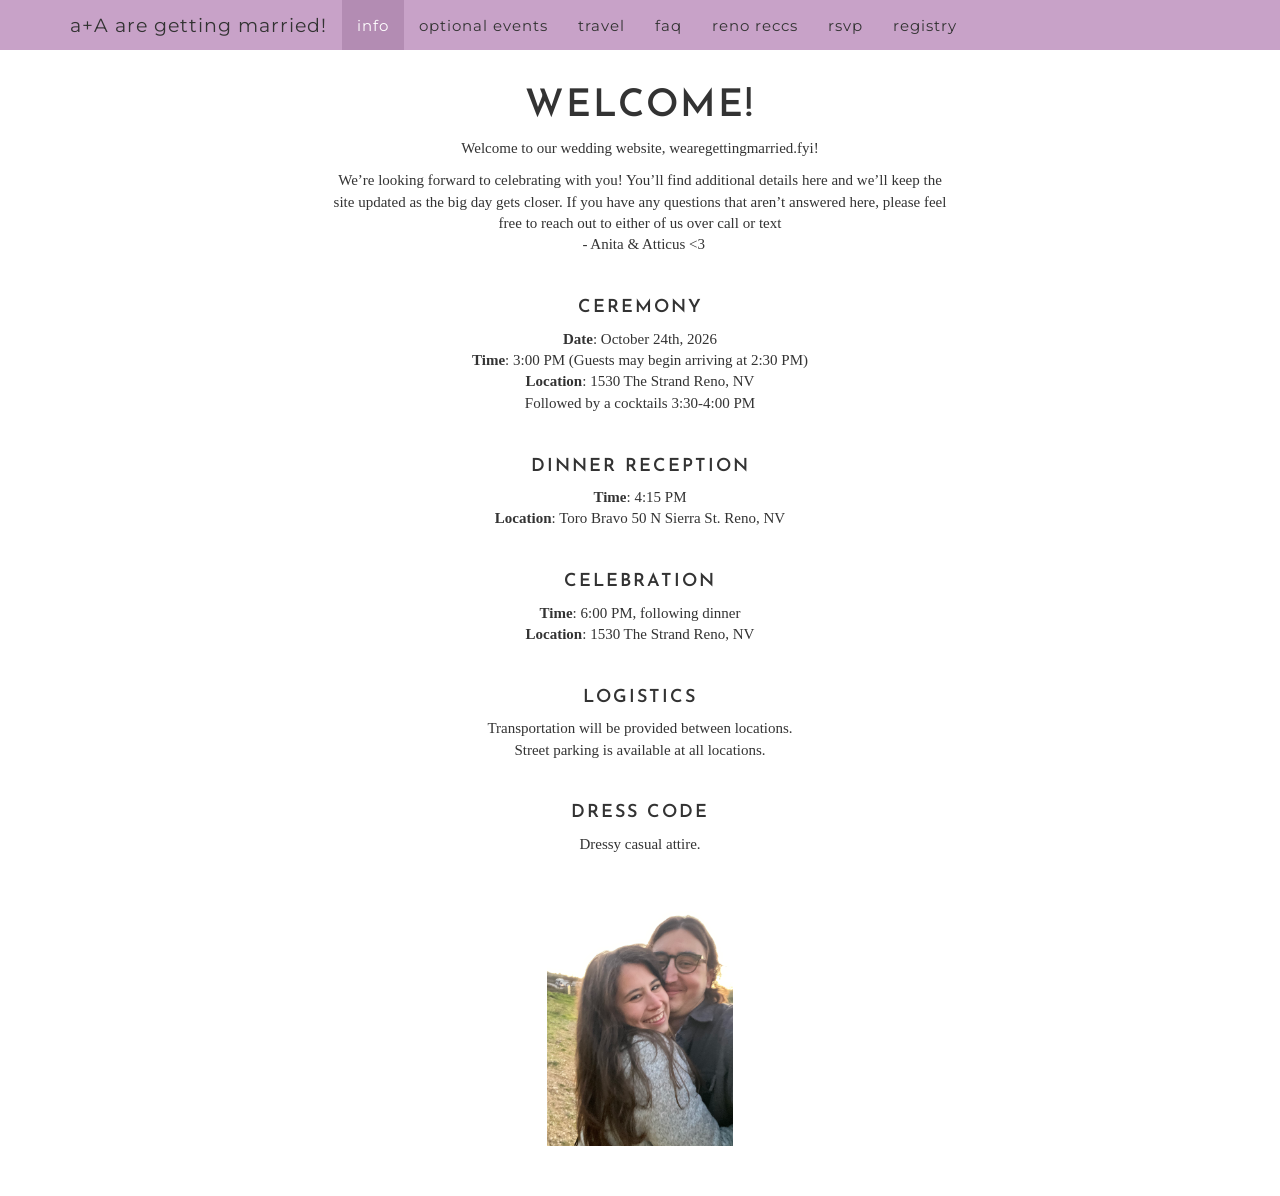
<file: docs/index.html>
<!DOCTYPE html>

<html>

<head>

<meta charset="utf-8" />
<meta name="generator" content="pandoc" />
<meta http-equiv="X-UA-Compatible" content="IE=EDGE" />




<title>Welcome!</title>

<script src="site_libs/header-attrs-2.31/header-attrs.js"></script>
<script src="site_libs/jquery-3.6.0/jquery-3.6.0.min.js"></script>
<meta name="viewport" content="width=device-width, initial-scale=1" />
<link href="site_libs/bootstrap-3.3.5/css/cosmo.min.css" rel="stylesheet" />
<script src="site_libs/bootstrap-3.3.5/js/bootstrap.min.js"></script>
<script src="site_libs/bootstrap-3.3.5/shim/html5shiv.min.js"></script>
<script src="site_libs/bootstrap-3.3.5/shim/respond.min.js"></script>
<style>h1 {font-size: 34px;}
       h1.title {font-size: 38px;}
       h2 {font-size: 30px;}
       h3 {font-size: 24px;}
       h4 {font-size: 18px;}
       h5 {font-size: 16px;}
       h6 {font-size: 12px;}
       code {color: inherit; background-color: rgba(0, 0, 0, 0.04);}
       pre:not([class]) { background-color: white }</style>
<script src="site_libs/navigation-1.1/tabsets.js"></script>
<link href="site_libs/highlightjs-9.12.0/default.css" rel="stylesheet" />
<script src="site_libs/highlightjs-9.12.0/highlight.js"></script>

<style type="text/css">
  code{white-space: pre-wrap;}
  span.smallcaps{font-variant: small-caps;}
  span.underline{text-decoration: underline;}
  div.column{display: inline-block; vertical-align: top; width: 50%;}
  div.hanging-indent{margin-left: 1.5em; text-indent: -1.5em;}
  ul.task-list{list-style: none;}
    </style>

<style type="text/css">code{white-space: pre;}</style>
<script type="text/javascript">
if (window.hljs) {
  hljs.configure({languages: []});
  hljs.initHighlightingOnLoad();
  if (document.readyState && document.readyState === "complete") {
    window.setTimeout(function() { hljs.initHighlighting(); }, 0);
  }
}
</script>






<link rel="stylesheet" href="styles.css" type="text/css" />



<style type = "text/css">
.main-container {
  max-width: 940px;
  margin-left: auto;
  margin-right: auto;
}
img {
  max-width:100%;
}
.tabbed-pane {
  padding-top: 12px;
}
.html-widget {
  margin-bottom: 20px;
}
button.code-folding-btn:focus {
  outline: none;
}
summary {
  display: list-item;
}
details > summary > p:only-child {
  display: inline;
}
pre code {
  padding: 0;
}
</style>


<style type="text/css">
.dropdown-submenu {
  position: relative;
}
.dropdown-submenu>.dropdown-menu {
  top: 0;
  left: 100%;
  margin-top: -6px;
  margin-left: -1px;
  border-radius: 0 6px 6px 6px;
}
.dropdown-submenu:hover>.dropdown-menu {
  display: block;
}
.dropdown-submenu>a:after {
  display: block;
  content: " ";
  float: right;
  width: 0;
  height: 0;
  border-color: transparent;
  border-style: solid;
  border-width: 5px 0 5px 5px;
  border-left-color: #cccccc;
  margin-top: 5px;
  margin-right: -10px;
}
.dropdown-submenu:hover>a:after {
  border-left-color: #adb5bd;
}
.dropdown-submenu.pull-left {
  float: none;
}
.dropdown-submenu.pull-left>.dropdown-menu {
  left: -100%;
  margin-left: 10px;
  border-radius: 6px 0 6px 6px;
}
</style>

<script type="text/javascript">
// manage active state of menu based on current page
$(document).ready(function () {
  // active menu anchor
  href = window.location.pathname
  href = href.substr(href.lastIndexOf('/') + 1)
  if (href === "")
    href = "index.html";
  var menuAnchor = $('a[href="' + href + '"]');

  // mark the anchor link active (and if it's in a dropdown, also mark that active)
  var dropdown = menuAnchor.closest('li.dropdown');
  if (window.bootstrap) { // Bootstrap 4+
    menuAnchor.addClass('active');
    dropdown.find('> .dropdown-toggle').addClass('active');
  } else { // Bootstrap 3
    menuAnchor.parent().addClass('active');
    dropdown.addClass('active');
  }

  // Navbar adjustments
  var navHeight = $(".navbar").first().height() + 15;
  var style = document.createElement('style');
  var pt = "padding-top: " + navHeight + "px; ";
  var mt = "margin-top: -" + navHeight + "px; ";
  var css = "";
  // offset scroll position for anchor links (for fixed navbar)
  for (var i = 1; i <= 6; i++) {
    css += ".section h" + i + "{ " + pt + mt + "}\n";
  }
  style.innerHTML = "body {" + pt + "padding-bottom: 40px; }\n" + css;
  document.head.appendChild(style);
});
</script>

<!-- tabsets -->

<style type="text/css">
.tabset-dropdown > .nav-tabs {
  display: inline-table;
  max-height: 500px;
  min-height: 44px;
  overflow-y: auto;
  border: 1px solid #ddd;
  border-radius: 4px;
}

.tabset-dropdown > .nav-tabs > li.active:before, .tabset-dropdown > .nav-tabs.nav-tabs-open:before {
  content: "\e259";
  font-family: 'Glyphicons Halflings';
  display: inline-block;
  padding: 10px;
  border-right: 1px solid #ddd;
}

.tabset-dropdown > .nav-tabs.nav-tabs-open > li.active:before {
  content: "\e258";
  font-family: 'Glyphicons Halflings';
  border: none;
}

.tabset-dropdown > .nav-tabs > li.active {
  display: block;
}

.tabset-dropdown > .nav-tabs > li > a,
.tabset-dropdown > .nav-tabs > li > a:focus,
.tabset-dropdown > .nav-tabs > li > a:hover {
  border: none;
  display: inline-block;
  border-radius: 4px;
  background-color: transparent;
}

.tabset-dropdown > .nav-tabs.nav-tabs-open > li {
  display: block;
  float: none;
}

.tabset-dropdown > .nav-tabs > li {
  display: none;
}
</style>

<!-- code folding -->




</head>

<body>


<div class="container-fluid main-container">




<div class="navbar navbar-default  navbar-fixed-top" role="navigation">
  <div class="container">
    <div class="navbar-header">
      <button type="button" class="navbar-toggle collapsed" data-toggle="collapse" data-bs-toggle="collapse" data-target="#navbar" data-bs-target="#navbar">
        <span class="icon-bar"></span>
        <span class="icon-bar"></span>
        <span class="icon-bar"></span>
      </button>
      <a class="navbar-brand" href="index.html">a+A are getting married!</a>
    </div>
    <div id="navbar" class="navbar-collapse collapse">
      <ul class="nav navbar-nav">
        <li>
  <a href="index.html">info</a>
</li>
<li>
  <a href="schedule.html">optional events</a>
</li>
<li>
  <a href="travel.html">travel</a>
</li>
<li>
  <a href="faq.html">faq</a>
</li>
<li>
  <a href="recs.html">reno reccs</a>
</li>
<li>
  <a href="rsvp.html">rsvp</a>
</li>
<li>
  <a href="registry.html">registry</a>
</li>
      </ul>
      <ul class="nav navbar-nav navbar-right">
        
      </ul>
    </div><!--/.nav-collapse -->
  </div><!--/.container -->
</div><!--/.navbar -->

<div id="header">



<h1 class="title toc-ignore">Welcome!</h1>

</div>


<style>
  .main-container {
    text-align: center;
  }
</style>
<p>Welcome to our wedding website, wearegettingmarried.fyi!<br />
</p>
<p>We’re looking forward to celebrating with you! You’ll find additional
details here and we’ll keep the site updated as the big day gets closer.
If you have any questions that aren’t answered here, please feel free to
reach out to either of us over call or text<br />
  - Anita &amp; Atticus &lt;3</p>
<p><br />
</p>
<div id="ceremony" class="section level4">
<h4>Ceremony</h4>
<p><strong>Date</strong>: October 24th, 2026<br />
<strong>Time</strong>: 3:00 PM (Guests may begin arriving at 2:30
PM)<br />
<strong>Location</strong>: 1530 The Strand Reno, NV<br />
Followed by a cocktails 3:30-4:00 PM<br />
</p>
<p><br />
</p>
</div>
<div id="dinner-reception" class="section level4">
<h4>Dinner reception</h4>
<p><strong>Time</strong>: 4:15 PM<br />
<strong>Location</strong>: Toro Bravo 50 N Sierra St. Reno, NV<br />
</p>
<p><br />
</p>
</div>
<div id="celebration" class="section level4">
<h4>Celebration</h4>
<p><strong>Time</strong>: 6:00 PM, following dinner<br />
<strong>Location</strong>: 1530 The Strand Reno, NV<br />
</p>
<p><br />
</p>
</div>
<div id="logistics" class="section level4">
<h4>Logistics</h4>
<p>Transportation will be provided between locations.<br />
Street parking is available at all locations.</p>
<p><br />
</p>
</div>
<div id="dress-code" class="section level4">
<h4>Dress code</h4>
<p>Dressy casual attire.</p>
<p><br />
</p>
<p><img src="IMG_5767.JPG" alt="" width="30%" /></p>
</div>




</div>

<script>

// add bootstrap table styles to pandoc tables
function bootstrapStylePandocTables() {
  $('tr.odd').parent('tbody').parent('table').addClass('table table-condensed');
}
$(document).ready(function () {
  bootstrapStylePandocTables();
});


</script>

<!-- tabsets -->

<script>
$(document).ready(function () {
  window.buildTabsets("TOC");
});

$(document).ready(function () {
  $('.tabset-dropdown > .nav-tabs > li').click(function () {
    $(this).parent().toggleClass('nav-tabs-open');
  });
});
</script>

<!-- code folding -->


<!-- dynamically load mathjax for compatibility with self-contained -->
<script>
  (function () {
    var script = document.createElement("script");
    script.type = "text/javascript";
    script.src  = "https://mathjax.rstudio.com/latest/MathJax.js?config=TeX-AMS-MML_HTMLorMML";
    document.getElementsByTagName("head")[0].appendChild(script);
  })();
</script>

</body>
</html>
</file>
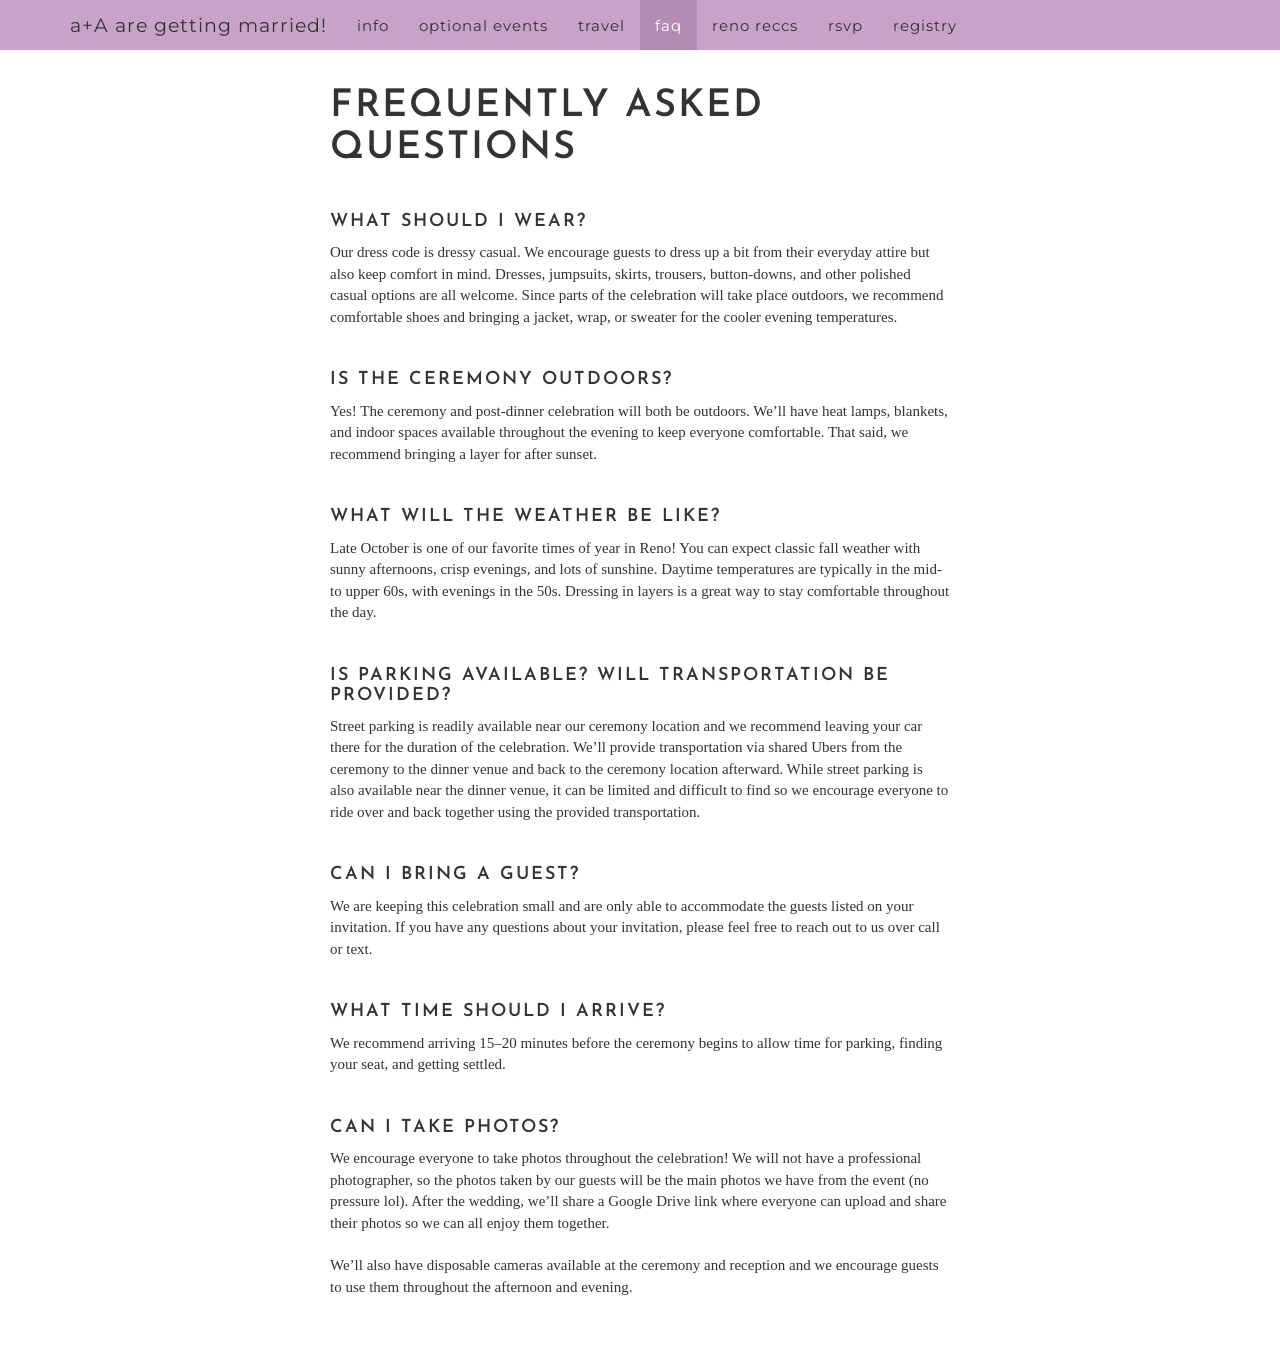
<file: docs/faq.html>
<!DOCTYPE html>

<html>

<head>

<meta charset="utf-8" />
<meta name="generator" content="pandoc" />
<meta http-equiv="X-UA-Compatible" content="IE=EDGE" />




<title>Frequently Asked Questions</title>

<script src="site_libs/header-attrs-2.31/header-attrs.js"></script>
<script src="site_libs/jquery-3.6.0/jquery-3.6.0.min.js"></script>
<meta name="viewport" content="width=device-width, initial-scale=1" />
<link href="site_libs/bootstrap-3.3.5/css/cosmo.min.css" rel="stylesheet" />
<script src="site_libs/bootstrap-3.3.5/js/bootstrap.min.js"></script>
<script src="site_libs/bootstrap-3.3.5/shim/html5shiv.min.js"></script>
<script src="site_libs/bootstrap-3.3.5/shim/respond.min.js"></script>
<style>h1 {font-size: 34px;}
       h1.title {font-size: 38px;}
       h2 {font-size: 30px;}
       h3 {font-size: 24px;}
       h4 {font-size: 18px;}
       h5 {font-size: 16px;}
       h6 {font-size: 12px;}
       code {color: inherit; background-color: rgba(0, 0, 0, 0.04);}
       pre:not([class]) { background-color: white }</style>
<script src="site_libs/navigation-1.1/tabsets.js"></script>
<link href="site_libs/highlightjs-9.12.0/default.css" rel="stylesheet" />
<script src="site_libs/highlightjs-9.12.0/highlight.js"></script>

<style type="text/css">
  code{white-space: pre-wrap;}
  span.smallcaps{font-variant: small-caps;}
  span.underline{text-decoration: underline;}
  div.column{display: inline-block; vertical-align: top; width: 50%;}
  div.hanging-indent{margin-left: 1.5em; text-indent: -1.5em;}
  ul.task-list{list-style: none;}
    </style>

<style type="text/css">code{white-space: pre;}</style>
<script type="text/javascript">
if (window.hljs) {
  hljs.configure({languages: []});
  hljs.initHighlightingOnLoad();
  if (document.readyState && document.readyState === "complete") {
    window.setTimeout(function() { hljs.initHighlighting(); }, 0);
  }
}
</script>






<link rel="stylesheet" href="styles.css" type="text/css" />



<style type = "text/css">
.main-container {
  max-width: 940px;
  margin-left: auto;
  margin-right: auto;
}
img {
  max-width:100%;
}
.tabbed-pane {
  padding-top: 12px;
}
.html-widget {
  margin-bottom: 20px;
}
button.code-folding-btn:focus {
  outline: none;
}
summary {
  display: list-item;
}
details > summary > p:only-child {
  display: inline;
}
pre code {
  padding: 0;
}
</style>


<style type="text/css">
.dropdown-submenu {
  position: relative;
}
.dropdown-submenu>.dropdown-menu {
  top: 0;
  left: 100%;
  margin-top: -6px;
  margin-left: -1px;
  border-radius: 0 6px 6px 6px;
}
.dropdown-submenu:hover>.dropdown-menu {
  display: block;
}
.dropdown-submenu>a:after {
  display: block;
  content: " ";
  float: right;
  width: 0;
  height: 0;
  border-color: transparent;
  border-style: solid;
  border-width: 5px 0 5px 5px;
  border-left-color: #cccccc;
  margin-top: 5px;
  margin-right: -10px;
}
.dropdown-submenu:hover>a:after {
  border-left-color: #adb5bd;
}
.dropdown-submenu.pull-left {
  float: none;
}
.dropdown-submenu.pull-left>.dropdown-menu {
  left: -100%;
  margin-left: 10px;
  border-radius: 6px 0 6px 6px;
}
</style>

<script type="text/javascript">
// manage active state of menu based on current page
$(document).ready(function () {
  // active menu anchor
  href = window.location.pathname
  href = href.substr(href.lastIndexOf('/') + 1)
  if (href === "")
    href = "index.html";
  var menuAnchor = $('a[href="' + href + '"]');

  // mark the anchor link active (and if it's in a dropdown, also mark that active)
  var dropdown = menuAnchor.closest('li.dropdown');
  if (window.bootstrap) { // Bootstrap 4+
    menuAnchor.addClass('active');
    dropdown.find('> .dropdown-toggle').addClass('active');
  } else { // Bootstrap 3
    menuAnchor.parent().addClass('active');
    dropdown.addClass('active');
  }

  // Navbar adjustments
  var navHeight = $(".navbar").first().height() + 15;
  var style = document.createElement('style');
  var pt = "padding-top: " + navHeight + "px; ";
  var mt = "margin-top: -" + navHeight + "px; ";
  var css = "";
  // offset scroll position for anchor links (for fixed navbar)
  for (var i = 1; i <= 6; i++) {
    css += ".section h" + i + "{ " + pt + mt + "}\n";
  }
  style.innerHTML = "body {" + pt + "padding-bottom: 40px; }\n" + css;
  document.head.appendChild(style);
});
</script>

<!-- tabsets -->

<style type="text/css">
.tabset-dropdown > .nav-tabs {
  display: inline-table;
  max-height: 500px;
  min-height: 44px;
  overflow-y: auto;
  border: 1px solid #ddd;
  border-radius: 4px;
}

.tabset-dropdown > .nav-tabs > li.active:before, .tabset-dropdown > .nav-tabs.nav-tabs-open:before {
  content: "\e259";
  font-family: 'Glyphicons Halflings';
  display: inline-block;
  padding: 10px;
  border-right: 1px solid #ddd;
}

.tabset-dropdown > .nav-tabs.nav-tabs-open > li.active:before {
  content: "\e258";
  font-family: 'Glyphicons Halflings';
  border: none;
}

.tabset-dropdown > .nav-tabs > li.active {
  display: block;
}

.tabset-dropdown > .nav-tabs > li > a,
.tabset-dropdown > .nav-tabs > li > a:focus,
.tabset-dropdown > .nav-tabs > li > a:hover {
  border: none;
  display: inline-block;
  border-radius: 4px;
  background-color: transparent;
}

.tabset-dropdown > .nav-tabs.nav-tabs-open > li {
  display: block;
  float: none;
}

.tabset-dropdown > .nav-tabs > li {
  display: none;
}
</style>

<!-- code folding -->




</head>

<body>


<div class="container-fluid main-container">




<div class="navbar navbar-default  navbar-fixed-top" role="navigation">
  <div class="container">
    <div class="navbar-header">
      <button type="button" class="navbar-toggle collapsed" data-toggle="collapse" data-bs-toggle="collapse" data-target="#navbar" data-bs-target="#navbar">
        <span class="icon-bar"></span>
        <span class="icon-bar"></span>
        <span class="icon-bar"></span>
      </button>
      <a class="navbar-brand" href="index.html">a+A are getting married!</a>
    </div>
    <div id="navbar" class="navbar-collapse collapse">
      <ul class="nav navbar-nav">
        <li>
  <a href="index.html">info</a>
</li>
<li>
  <a href="schedule.html">optional events</a>
</li>
<li>
  <a href="travel.html">travel</a>
</li>
<li>
  <a href="faq.html">faq</a>
</li>
<li>
  <a href="recs.html">reno reccs</a>
</li>
<li>
  <a href="rsvp.html">rsvp</a>
</li>
<li>
  <a href="registry.html">registry</a>
</li>
      </ul>
      <ul class="nav navbar-nav navbar-right">
        
      </ul>
    </div><!--/.nav-collapse -->
  </div><!--/.container -->
</div><!--/.navbar -->

<div id="header">



<h1 class="title toc-ignore">Frequently Asked Questions</h1>

</div>


<p><br />
</p>
<div id="what-should-i-wear" class="section level4">
<h4>What should I wear?</h4>
<p>Our dress code is dressy casual. We encourage guests to dress up a
bit from their everyday attire but also keep comfort in mind. Dresses,
jumpsuits, skirts, trousers, button-downs, and other polished casual
options are all welcome. Since parts of the celebration will take place
outdoors, we recommend comfortable shoes and bringing a jacket, wrap, or
sweater for the cooler evening temperatures.<br />
</p>
<p><br />
</p>
</div>
<div id="is-the-ceremony-outdoors" class="section level4">
<h4>Is the ceremony outdoors?</h4>
<p>Yes! The ceremony and post-dinner celebration will both be outdoors.
We’ll have heat lamps, blankets, and indoor spaces available throughout
the evening to keep everyone comfortable. That said, we recommend
bringing a layer for after sunset.  </p>
<p><br />
</p>
</div>
<div id="what-will-the-weather-be-like" class="section level4">
<h4>What will the weather be like?</h4>
<p>Late October is one of our favorite times of year in Reno! You can
expect classic fall weather with sunny afternoons, crisp evenings, and
lots of sunshine. Daytime temperatures are typically in the mid- to
upper 60s, with evenings in the 50s. Dressing in layers is a great way
to stay comfortable throughout the day.<br />
</p>
<p><br />
</p>
</div>
<div id="is-parking-available-will-transportation-be-provided"
class="section level4">
<h4>Is parking available? Will transportation be provided?</h4>
<p>Street parking is readily available near our ceremony location and we
recommend leaving your car there for the duration of the celebration.
We’ll provide transportation via shared Ubers from the ceremony to the
dinner venue and back to the ceremony location afterward. While street
parking is also available near the dinner venue, it can be limited and
difficult to find so we encourage everyone to ride over and back
together using the provided transportation.<br />
</p>
<p><br />
</p>
</div>
<div id="can-i-bring-a-guest" class="section level4">
<h4>Can I bring a guest?</h4>
<p>We are keeping this celebration small and are only able to
accommodate the guests listed on your invitation. If you have any
questions about your invitation, please feel free to reach out to us
over call or text.<br />
</p>
<p><br />
</p>
</div>
<div id="what-time-should-i-arrive" class="section level4">
<h4>What time should I arrive?</h4>
<p>We recommend arriving 15–20 minutes before the ceremony begins to
allow time for parking, finding your seat, and getting settled.<br />
</p>
<p><br />
</p>
</div>
<div id="can-i-take-photos" class="section level4">
<h4>Can I take photos?</h4>
<p>We encourage everyone to take photos throughout the celebration! We
will not have a professional photographer, so the photos taken by our
guests will be the main photos we have from the event (no pressure lol).
After the wedding, we’ll share a Google Drive link where everyone can
upload and share their photos so we can all enjoy them together.<br />
<br />
We’ll also have disposable cameras available at the ceremony and
reception and we encourage guests to use them throughout the afternoon
and evening.</p>
</div>




</div>

<script>

// add bootstrap table styles to pandoc tables
function bootstrapStylePandocTables() {
  $('tr.odd').parent('tbody').parent('table').addClass('table table-condensed');
}
$(document).ready(function () {
  bootstrapStylePandocTables();
});


</script>

<!-- tabsets -->

<script>
$(document).ready(function () {
  window.buildTabsets("TOC");
});

$(document).ready(function () {
  $('.tabset-dropdown > .nav-tabs > li').click(function () {
    $(this).parent().toggleClass('nav-tabs-open');
  });
});
</script>

<!-- code folding -->


<!-- dynamically load mathjax for compatibility with self-contained -->
<script>
  (function () {
    var script = document.createElement("script");
    script.type = "text/javascript";
    script.src  = "https://mathjax.rstudio.com/latest/MathJax.js?config=TeX-AMS-MML_HTMLorMML";
    document.getElementsByTagName("head")[0].appendChild(script);
  })();
</script>

</body>
</html>
</file>
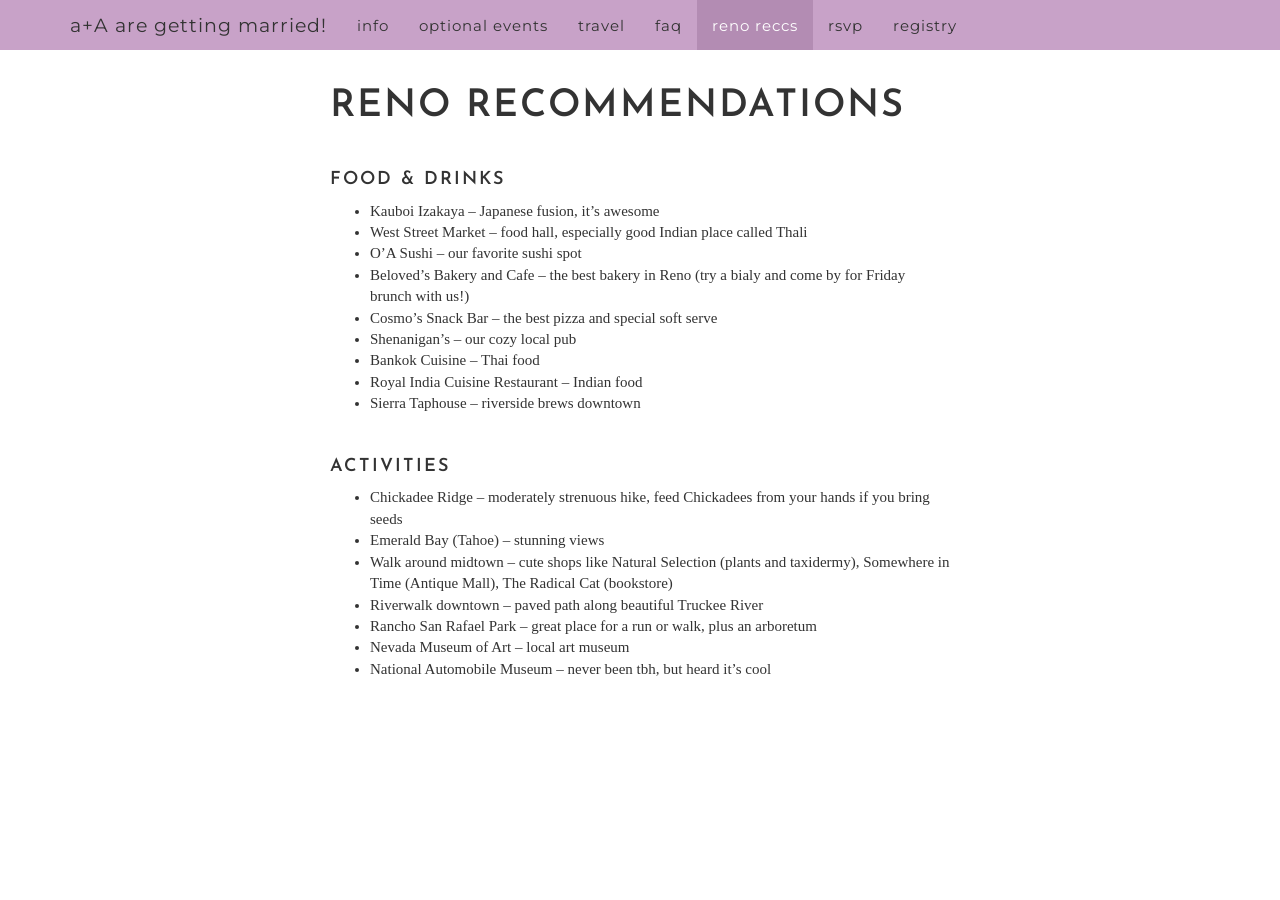
<file: docs/recs.html>
<!DOCTYPE html>

<html>

<head>

<meta charset="utf-8" />
<meta name="generator" content="pandoc" />
<meta http-equiv="X-UA-Compatible" content="IE=EDGE" />




<title>Reno Recommendations</title>

<script src="site_libs/header-attrs-2.31/header-attrs.js"></script>
<script src="site_libs/jquery-3.6.0/jquery-3.6.0.min.js"></script>
<meta name="viewport" content="width=device-width, initial-scale=1" />
<link href="site_libs/bootstrap-3.3.5/css/cosmo.min.css" rel="stylesheet" />
<script src="site_libs/bootstrap-3.3.5/js/bootstrap.min.js"></script>
<script src="site_libs/bootstrap-3.3.5/shim/html5shiv.min.js"></script>
<script src="site_libs/bootstrap-3.3.5/shim/respond.min.js"></script>
<style>h1 {font-size: 34px;}
       h1.title {font-size: 38px;}
       h2 {font-size: 30px;}
       h3 {font-size: 24px;}
       h4 {font-size: 18px;}
       h5 {font-size: 16px;}
       h6 {font-size: 12px;}
       code {color: inherit; background-color: rgba(0, 0, 0, 0.04);}
       pre:not([class]) { background-color: white }</style>
<script src="site_libs/navigation-1.1/tabsets.js"></script>
<link href="site_libs/highlightjs-9.12.0/default.css" rel="stylesheet" />
<script src="site_libs/highlightjs-9.12.0/highlight.js"></script>

<style type="text/css">
  code{white-space: pre-wrap;}
  span.smallcaps{font-variant: small-caps;}
  span.underline{text-decoration: underline;}
  div.column{display: inline-block; vertical-align: top; width: 50%;}
  div.hanging-indent{margin-left: 1.5em; text-indent: -1.5em;}
  ul.task-list{list-style: none;}
    </style>

<style type="text/css">code{white-space: pre;}</style>
<script type="text/javascript">
if (window.hljs) {
  hljs.configure({languages: []});
  hljs.initHighlightingOnLoad();
  if (document.readyState && document.readyState === "complete") {
    window.setTimeout(function() { hljs.initHighlighting(); }, 0);
  }
}
</script>






<link rel="stylesheet" href="styles.css" type="text/css" />



<style type = "text/css">
.main-container {
  max-width: 940px;
  margin-left: auto;
  margin-right: auto;
}
img {
  max-width:100%;
}
.tabbed-pane {
  padding-top: 12px;
}
.html-widget {
  margin-bottom: 20px;
}
button.code-folding-btn:focus {
  outline: none;
}
summary {
  display: list-item;
}
details > summary > p:only-child {
  display: inline;
}
pre code {
  padding: 0;
}
</style>


<style type="text/css">
.dropdown-submenu {
  position: relative;
}
.dropdown-submenu>.dropdown-menu {
  top: 0;
  left: 100%;
  margin-top: -6px;
  margin-left: -1px;
  border-radius: 0 6px 6px 6px;
}
.dropdown-submenu:hover>.dropdown-menu {
  display: block;
}
.dropdown-submenu>a:after {
  display: block;
  content: " ";
  float: right;
  width: 0;
  height: 0;
  border-color: transparent;
  border-style: solid;
  border-width: 5px 0 5px 5px;
  border-left-color: #cccccc;
  margin-top: 5px;
  margin-right: -10px;
}
.dropdown-submenu:hover>a:after {
  border-left-color: #adb5bd;
}
.dropdown-submenu.pull-left {
  float: none;
}
.dropdown-submenu.pull-left>.dropdown-menu {
  left: -100%;
  margin-left: 10px;
  border-radius: 6px 0 6px 6px;
}
</style>

<script type="text/javascript">
// manage active state of menu based on current page
$(document).ready(function () {
  // active menu anchor
  href = window.location.pathname
  href = href.substr(href.lastIndexOf('/') + 1)
  if (href === "")
    href = "index.html";
  var menuAnchor = $('a[href="' + href + '"]');

  // mark the anchor link active (and if it's in a dropdown, also mark that active)
  var dropdown = menuAnchor.closest('li.dropdown');
  if (window.bootstrap) { // Bootstrap 4+
    menuAnchor.addClass('active');
    dropdown.find('> .dropdown-toggle').addClass('active');
  } else { // Bootstrap 3
    menuAnchor.parent().addClass('active');
    dropdown.addClass('active');
  }

  // Navbar adjustments
  var navHeight = $(".navbar").first().height() + 15;
  var style = document.createElement('style');
  var pt = "padding-top: " + navHeight + "px; ";
  var mt = "margin-top: -" + navHeight + "px; ";
  var css = "";
  // offset scroll position for anchor links (for fixed navbar)
  for (var i = 1; i <= 6; i++) {
    css += ".section h" + i + "{ " + pt + mt + "}\n";
  }
  style.innerHTML = "body {" + pt + "padding-bottom: 40px; }\n" + css;
  document.head.appendChild(style);
});
</script>

<!-- tabsets -->

<style type="text/css">
.tabset-dropdown > .nav-tabs {
  display: inline-table;
  max-height: 500px;
  min-height: 44px;
  overflow-y: auto;
  border: 1px solid #ddd;
  border-radius: 4px;
}

.tabset-dropdown > .nav-tabs > li.active:before, .tabset-dropdown > .nav-tabs.nav-tabs-open:before {
  content: "\e259";
  font-family: 'Glyphicons Halflings';
  display: inline-block;
  padding: 10px;
  border-right: 1px solid #ddd;
}

.tabset-dropdown > .nav-tabs.nav-tabs-open > li.active:before {
  content: "\e258";
  font-family: 'Glyphicons Halflings';
  border: none;
}

.tabset-dropdown > .nav-tabs > li.active {
  display: block;
}

.tabset-dropdown > .nav-tabs > li > a,
.tabset-dropdown > .nav-tabs > li > a:focus,
.tabset-dropdown > .nav-tabs > li > a:hover {
  border: none;
  display: inline-block;
  border-radius: 4px;
  background-color: transparent;
}

.tabset-dropdown > .nav-tabs.nav-tabs-open > li {
  display: block;
  float: none;
}

.tabset-dropdown > .nav-tabs > li {
  display: none;
}
</style>

<!-- code folding -->




</head>

<body>


<div class="container-fluid main-container">




<div class="navbar navbar-default  navbar-fixed-top" role="navigation">
  <div class="container">
    <div class="navbar-header">
      <button type="button" class="navbar-toggle collapsed" data-toggle="collapse" data-bs-toggle="collapse" data-target="#navbar" data-bs-target="#navbar">
        <span class="icon-bar"></span>
        <span class="icon-bar"></span>
        <span class="icon-bar"></span>
      </button>
      <a class="navbar-brand" href="index.html">a+A are getting married!</a>
    </div>
    <div id="navbar" class="navbar-collapse collapse">
      <ul class="nav navbar-nav">
        <li>
  <a href="index.html">info</a>
</li>
<li>
  <a href="schedule.html">optional events</a>
</li>
<li>
  <a href="travel.html">travel</a>
</li>
<li>
  <a href="faq.html">faq</a>
</li>
<li>
  <a href="recs.html">reno reccs</a>
</li>
<li>
  <a href="rsvp.html">rsvp</a>
</li>
<li>
  <a href="registry.html">registry</a>
</li>
      </ul>
      <ul class="nav navbar-nav navbar-right">
        
      </ul>
    </div><!--/.nav-collapse -->
  </div><!--/.container -->
</div><!--/.navbar -->

<div id="header">



<h1 class="title toc-ignore">Reno Recommendations</h1>

</div>


<p><br />
</p>
<div id="food-drinks" class="section level4">
<h4>Food &amp; Drinks</h4>
<ul>
<li>Kauboi Izakaya – Japanese fusion, it’s awesome</li>
<li>West Street Market – food hall, especially good Indian place called
Thali</li>
<li>O’A Sushi – our favorite sushi spot</li>
<li>Beloved’s Bakery and Cafe – the best bakery in Reno (try a bialy and
come by for Friday brunch with us!)</li>
<li>Cosmo’s Snack Bar – the best pizza and special soft serve</li>
<li>Shenanigan’s – our cozy local pub</li>
<li>Bankok Cuisine – Thai food</li>
<li>Royal India Cuisine Restaurant – Indian food</li>
<li>Sierra Taphouse – riverside brews downtown</li>
</ul>
<p><br />
</p>
</div>
<div id="activities" class="section level4">
<h4>Activities</h4>
<ul>
<li>Chickadee Ridge – moderately strenuous hike, feed Chickadees from
your hands if you bring seeds</li>
<li>Emerald Bay (Tahoe) – stunning views</li>
<li>Walk around midtown – cute shops like Natural Selection (plants and
taxidermy), Somewhere in Time (Antique Mall), The Radical Cat
(bookstore)</li>
<li>Riverwalk downtown – paved path along beautiful Truckee River</li>
<li>Rancho San Rafael Park – great place for a run or walk, plus an
arboretum</li>
<li>Nevada Museum of Art – local art museum</li>
<li>National Automobile Museum – never been tbh, but heard it’s
cool</li>
</ul>
</div>




</div>

<script>

// add bootstrap table styles to pandoc tables
function bootstrapStylePandocTables() {
  $('tr.odd').parent('tbody').parent('table').addClass('table table-condensed');
}
$(document).ready(function () {
  bootstrapStylePandocTables();
});


</script>

<!-- tabsets -->

<script>
$(document).ready(function () {
  window.buildTabsets("TOC");
});

$(document).ready(function () {
  $('.tabset-dropdown > .nav-tabs > li').click(function () {
    $(this).parent().toggleClass('nav-tabs-open');
  });
});
</script>

<!-- code folding -->


<!-- dynamically load mathjax for compatibility with self-contained -->
<script>
  (function () {
    var script = document.createElement("script");
    script.type = "text/javascript";
    script.src  = "https://mathjax.rstudio.com/latest/MathJax.js?config=TeX-AMS-MML_HTMLorMML";
    document.getElementsByTagName("head")[0].appendChild(script);
  })();
</script>

</body>
</html>
</file>
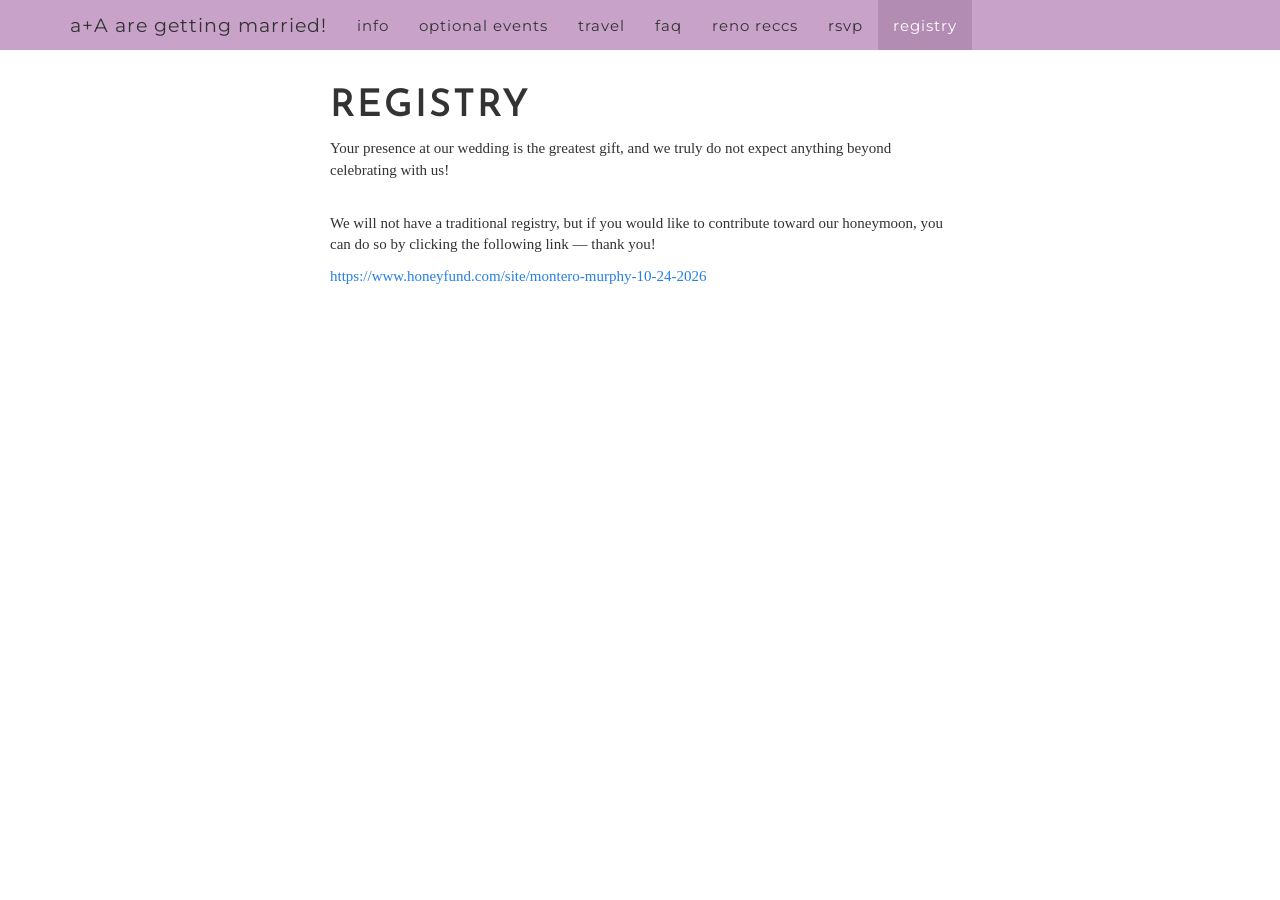
<file: docs/registry.html>
<!DOCTYPE html>

<html>

<head>

<meta charset="utf-8" />
<meta name="generator" content="pandoc" />
<meta http-equiv="X-UA-Compatible" content="IE=EDGE" />




<title>Registry</title>

<script src="site_libs/header-attrs-2.31/header-attrs.js"></script>
<script src="site_libs/jquery-3.6.0/jquery-3.6.0.min.js"></script>
<meta name="viewport" content="width=device-width, initial-scale=1" />
<link href="site_libs/bootstrap-3.3.5/css/cosmo.min.css" rel="stylesheet" />
<script src="site_libs/bootstrap-3.3.5/js/bootstrap.min.js"></script>
<script src="site_libs/bootstrap-3.3.5/shim/html5shiv.min.js"></script>
<script src="site_libs/bootstrap-3.3.5/shim/respond.min.js"></script>
<style>h1 {font-size: 34px;}
       h1.title {font-size: 38px;}
       h2 {font-size: 30px;}
       h3 {font-size: 24px;}
       h4 {font-size: 18px;}
       h5 {font-size: 16px;}
       h6 {font-size: 12px;}
       code {color: inherit; background-color: rgba(0, 0, 0, 0.04);}
       pre:not([class]) { background-color: white }</style>
<script src="site_libs/navigation-1.1/tabsets.js"></script>
<link href="site_libs/highlightjs-9.12.0/default.css" rel="stylesheet" />
<script src="site_libs/highlightjs-9.12.0/highlight.js"></script>

<style type="text/css">
  code{white-space: pre-wrap;}
  span.smallcaps{font-variant: small-caps;}
  span.underline{text-decoration: underline;}
  div.column{display: inline-block; vertical-align: top; width: 50%;}
  div.hanging-indent{margin-left: 1.5em; text-indent: -1.5em;}
  ul.task-list{list-style: none;}
    </style>

<style type="text/css">code{white-space: pre;}</style>
<script type="text/javascript">
if (window.hljs) {
  hljs.configure({languages: []});
  hljs.initHighlightingOnLoad();
  if (document.readyState && document.readyState === "complete") {
    window.setTimeout(function() { hljs.initHighlighting(); }, 0);
  }
}
</script>






<link rel="stylesheet" href="styles.css" type="text/css" />



<style type = "text/css">
.main-container {
  max-width: 940px;
  margin-left: auto;
  margin-right: auto;
}
img {
  max-width:100%;
}
.tabbed-pane {
  padding-top: 12px;
}
.html-widget {
  margin-bottom: 20px;
}
button.code-folding-btn:focus {
  outline: none;
}
summary {
  display: list-item;
}
details > summary > p:only-child {
  display: inline;
}
pre code {
  padding: 0;
}
</style>


<style type="text/css">
.dropdown-submenu {
  position: relative;
}
.dropdown-submenu>.dropdown-menu {
  top: 0;
  left: 100%;
  margin-top: -6px;
  margin-left: -1px;
  border-radius: 0 6px 6px 6px;
}
.dropdown-submenu:hover>.dropdown-menu {
  display: block;
}
.dropdown-submenu>a:after {
  display: block;
  content: " ";
  float: right;
  width: 0;
  height: 0;
  border-color: transparent;
  border-style: solid;
  border-width: 5px 0 5px 5px;
  border-left-color: #cccccc;
  margin-top: 5px;
  margin-right: -10px;
}
.dropdown-submenu:hover>a:after {
  border-left-color: #adb5bd;
}
.dropdown-submenu.pull-left {
  float: none;
}
.dropdown-submenu.pull-left>.dropdown-menu {
  left: -100%;
  margin-left: 10px;
  border-radius: 6px 0 6px 6px;
}
</style>

<script type="text/javascript">
// manage active state of menu based on current page
$(document).ready(function () {
  // active menu anchor
  href = window.location.pathname
  href = href.substr(href.lastIndexOf('/') + 1)
  if (href === "")
    href = "index.html";
  var menuAnchor = $('a[href="' + href + '"]');

  // mark the anchor link active (and if it's in a dropdown, also mark that active)
  var dropdown = menuAnchor.closest('li.dropdown');
  if (window.bootstrap) { // Bootstrap 4+
    menuAnchor.addClass('active');
    dropdown.find('> .dropdown-toggle').addClass('active');
  } else { // Bootstrap 3
    menuAnchor.parent().addClass('active');
    dropdown.addClass('active');
  }

  // Navbar adjustments
  var navHeight = $(".navbar").first().height() + 15;
  var style = document.createElement('style');
  var pt = "padding-top: " + navHeight + "px; ";
  var mt = "margin-top: -" + navHeight + "px; ";
  var css = "";
  // offset scroll position for anchor links (for fixed navbar)
  for (var i = 1; i <= 6; i++) {
    css += ".section h" + i + "{ " + pt + mt + "}\n";
  }
  style.innerHTML = "body {" + pt + "padding-bottom: 40px; }\n" + css;
  document.head.appendChild(style);
});
</script>

<!-- tabsets -->

<style type="text/css">
.tabset-dropdown > .nav-tabs {
  display: inline-table;
  max-height: 500px;
  min-height: 44px;
  overflow-y: auto;
  border: 1px solid #ddd;
  border-radius: 4px;
}

.tabset-dropdown > .nav-tabs > li.active:before, .tabset-dropdown > .nav-tabs.nav-tabs-open:before {
  content: "\e259";
  font-family: 'Glyphicons Halflings';
  display: inline-block;
  padding: 10px;
  border-right: 1px solid #ddd;
}

.tabset-dropdown > .nav-tabs.nav-tabs-open > li.active:before {
  content: "\e258";
  font-family: 'Glyphicons Halflings';
  border: none;
}

.tabset-dropdown > .nav-tabs > li.active {
  display: block;
}

.tabset-dropdown > .nav-tabs > li > a,
.tabset-dropdown > .nav-tabs > li > a:focus,
.tabset-dropdown > .nav-tabs > li > a:hover {
  border: none;
  display: inline-block;
  border-radius: 4px;
  background-color: transparent;
}

.tabset-dropdown > .nav-tabs.nav-tabs-open > li {
  display: block;
  float: none;
}

.tabset-dropdown > .nav-tabs > li {
  display: none;
}
</style>

<!-- code folding -->




</head>

<body>


<div class="container-fluid main-container">




<div class="navbar navbar-default  navbar-fixed-top" role="navigation">
  <div class="container">
    <div class="navbar-header">
      <button type="button" class="navbar-toggle collapsed" data-toggle="collapse" data-bs-toggle="collapse" data-target="#navbar" data-bs-target="#navbar">
        <span class="icon-bar"></span>
        <span class="icon-bar"></span>
        <span class="icon-bar"></span>
      </button>
      <a class="navbar-brand" href="index.html">a+A are getting married!</a>
    </div>
    <div id="navbar" class="navbar-collapse collapse">
      <ul class="nav navbar-nav">
        <li>
  <a href="index.html">info</a>
</li>
<li>
  <a href="schedule.html">optional events</a>
</li>
<li>
  <a href="travel.html">travel</a>
</li>
<li>
  <a href="faq.html">faq</a>
</li>
<li>
  <a href="recs.html">reno reccs</a>
</li>
<li>
  <a href="rsvp.html">rsvp</a>
</li>
<li>
  <a href="registry.html">registry</a>
</li>
      </ul>
      <ul class="nav navbar-nav navbar-right">
        
      </ul>
    </div><!--/.nav-collapse -->
  </div><!--/.container -->
</div><!--/.navbar -->

<div id="header">



<h1 class="title toc-ignore">Registry</h1>

</div>


<p>Your presence at our wedding is the greatest gift, and we truly do
not expect anything beyond celebrating with us!</p>
<p><br />
We will not have a traditional registry, but if you would like to
contribute toward our honeymoon, you can do so by clicking the following
link — thank you!<br />
</p>
<p><a href="https://www.honeyfund.com/site/montero-murphy-10-24-2026"
class="uri">https://www.honeyfund.com/site/montero-murphy-10-24-2026</a></p>




</div>

<script>

// add bootstrap table styles to pandoc tables
function bootstrapStylePandocTables() {
  $('tr.odd').parent('tbody').parent('table').addClass('table table-condensed');
}
$(document).ready(function () {
  bootstrapStylePandocTables();
});


</script>

<!-- tabsets -->

<script>
$(document).ready(function () {
  window.buildTabsets("TOC");
});

$(document).ready(function () {
  $('.tabset-dropdown > .nav-tabs > li').click(function () {
    $(this).parent().toggleClass('nav-tabs-open');
  });
});
</script>

<!-- code folding -->


<!-- dynamically load mathjax for compatibility with self-contained -->
<script>
  (function () {
    var script = document.createElement("script");
    script.type = "text/javascript";
    script.src  = "https://mathjax.rstudio.com/latest/MathJax.js?config=TeX-AMS-MML_HTMLorMML";
    document.getElementsByTagName("head")[0].appendChild(script);
  })();
</script>

</body>
</html>
</file>
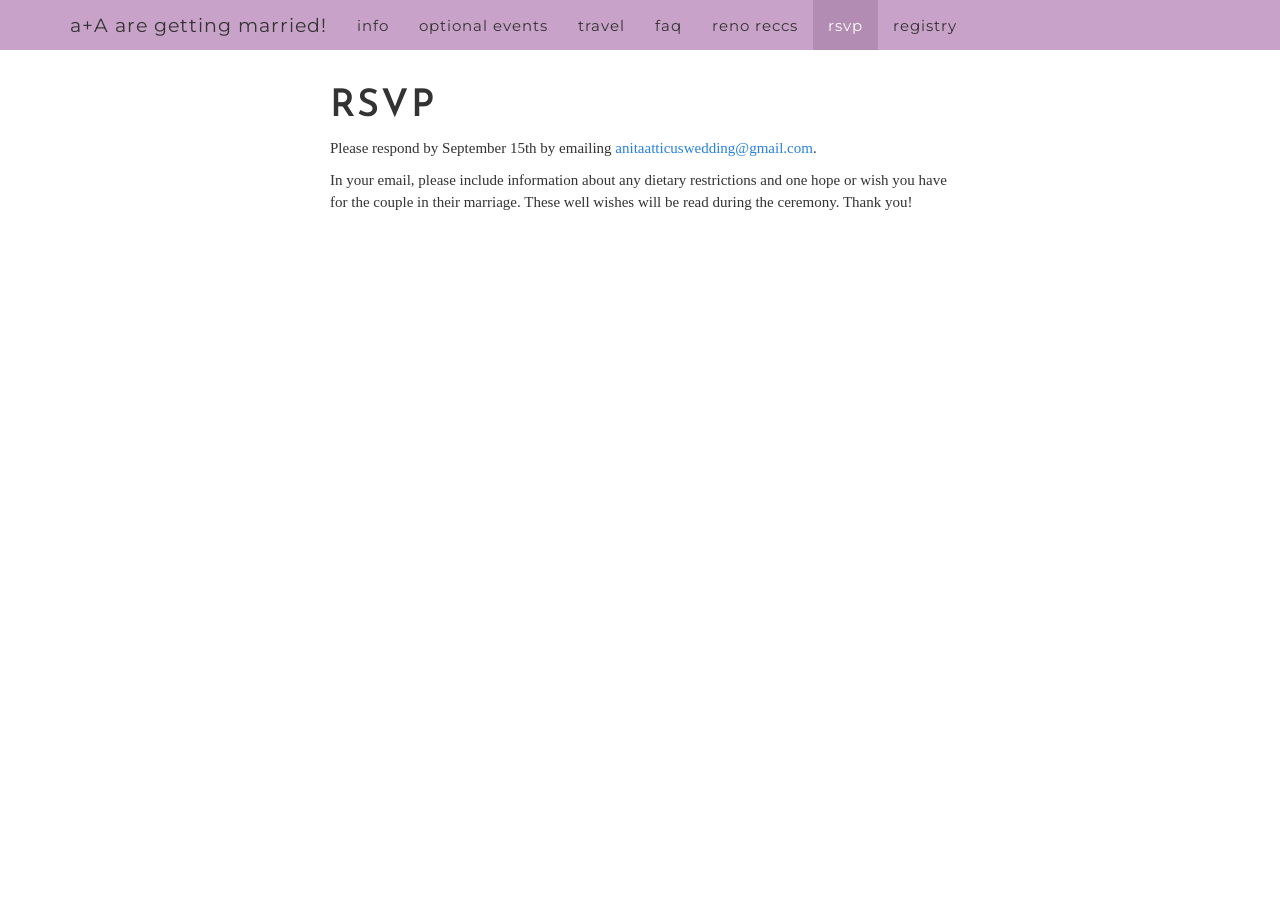
<file: docs/rsvp.html>
<!DOCTYPE html>

<html>

<head>

<meta charset="utf-8" />
<meta name="generator" content="pandoc" />
<meta http-equiv="X-UA-Compatible" content="IE=EDGE" />




<title>RSVP</title>

<script src="site_libs/header-attrs-2.31/header-attrs.js"></script>
<script src="site_libs/jquery-3.6.0/jquery-3.6.0.min.js"></script>
<meta name="viewport" content="width=device-width, initial-scale=1" />
<link href="site_libs/bootstrap-3.3.5/css/cosmo.min.css" rel="stylesheet" />
<script src="site_libs/bootstrap-3.3.5/js/bootstrap.min.js"></script>
<script src="site_libs/bootstrap-3.3.5/shim/html5shiv.min.js"></script>
<script src="site_libs/bootstrap-3.3.5/shim/respond.min.js"></script>
<style>h1 {font-size: 34px;}
       h1.title {font-size: 38px;}
       h2 {font-size: 30px;}
       h3 {font-size: 24px;}
       h4 {font-size: 18px;}
       h5 {font-size: 16px;}
       h6 {font-size: 12px;}
       code {color: inherit; background-color: rgba(0, 0, 0, 0.04);}
       pre:not([class]) { background-color: white }</style>
<script src="site_libs/navigation-1.1/tabsets.js"></script>
<link href="site_libs/highlightjs-9.12.0/default.css" rel="stylesheet" />
<script src="site_libs/highlightjs-9.12.0/highlight.js"></script>

<style type="text/css">
  code{white-space: pre-wrap;}
  span.smallcaps{font-variant: small-caps;}
  span.underline{text-decoration: underline;}
  div.column{display: inline-block; vertical-align: top; width: 50%;}
  div.hanging-indent{margin-left: 1.5em; text-indent: -1.5em;}
  ul.task-list{list-style: none;}
    </style>

<style type="text/css">code{white-space: pre;}</style>
<script type="text/javascript">
if (window.hljs) {
  hljs.configure({languages: []});
  hljs.initHighlightingOnLoad();
  if (document.readyState && document.readyState === "complete") {
    window.setTimeout(function() { hljs.initHighlighting(); }, 0);
  }
}
</script>






<link rel="stylesheet" href="styles.css" type="text/css" />



<style type = "text/css">
.main-container {
  max-width: 940px;
  margin-left: auto;
  margin-right: auto;
}
img {
  max-width:100%;
}
.tabbed-pane {
  padding-top: 12px;
}
.html-widget {
  margin-bottom: 20px;
}
button.code-folding-btn:focus {
  outline: none;
}
summary {
  display: list-item;
}
details > summary > p:only-child {
  display: inline;
}
pre code {
  padding: 0;
}
</style>


<style type="text/css">
.dropdown-submenu {
  position: relative;
}
.dropdown-submenu>.dropdown-menu {
  top: 0;
  left: 100%;
  margin-top: -6px;
  margin-left: -1px;
  border-radius: 0 6px 6px 6px;
}
.dropdown-submenu:hover>.dropdown-menu {
  display: block;
}
.dropdown-submenu>a:after {
  display: block;
  content: " ";
  float: right;
  width: 0;
  height: 0;
  border-color: transparent;
  border-style: solid;
  border-width: 5px 0 5px 5px;
  border-left-color: #cccccc;
  margin-top: 5px;
  margin-right: -10px;
}
.dropdown-submenu:hover>a:after {
  border-left-color: #adb5bd;
}
.dropdown-submenu.pull-left {
  float: none;
}
.dropdown-submenu.pull-left>.dropdown-menu {
  left: -100%;
  margin-left: 10px;
  border-radius: 6px 0 6px 6px;
}
</style>

<script type="text/javascript">
// manage active state of menu based on current page
$(document).ready(function () {
  // active menu anchor
  href = window.location.pathname
  href = href.substr(href.lastIndexOf('/') + 1)
  if (href === "")
    href = "index.html";
  var menuAnchor = $('a[href="' + href + '"]');

  // mark the anchor link active (and if it's in a dropdown, also mark that active)
  var dropdown = menuAnchor.closest('li.dropdown');
  if (window.bootstrap) { // Bootstrap 4+
    menuAnchor.addClass('active');
    dropdown.find('> .dropdown-toggle').addClass('active');
  } else { // Bootstrap 3
    menuAnchor.parent().addClass('active');
    dropdown.addClass('active');
  }

  // Navbar adjustments
  var navHeight = $(".navbar").first().height() + 15;
  var style = document.createElement('style');
  var pt = "padding-top: " + navHeight + "px; ";
  var mt = "margin-top: -" + navHeight + "px; ";
  var css = "";
  // offset scroll position for anchor links (for fixed navbar)
  for (var i = 1; i <= 6; i++) {
    css += ".section h" + i + "{ " + pt + mt + "}\n";
  }
  style.innerHTML = "body {" + pt + "padding-bottom: 40px; }\n" + css;
  document.head.appendChild(style);
});
</script>

<!-- tabsets -->

<style type="text/css">
.tabset-dropdown > .nav-tabs {
  display: inline-table;
  max-height: 500px;
  min-height: 44px;
  overflow-y: auto;
  border: 1px solid #ddd;
  border-radius: 4px;
}

.tabset-dropdown > .nav-tabs > li.active:before, .tabset-dropdown > .nav-tabs.nav-tabs-open:before {
  content: "\e259";
  font-family: 'Glyphicons Halflings';
  display: inline-block;
  padding: 10px;
  border-right: 1px solid #ddd;
}

.tabset-dropdown > .nav-tabs.nav-tabs-open > li.active:before {
  content: "\e258";
  font-family: 'Glyphicons Halflings';
  border: none;
}

.tabset-dropdown > .nav-tabs > li.active {
  display: block;
}

.tabset-dropdown > .nav-tabs > li > a,
.tabset-dropdown > .nav-tabs > li > a:focus,
.tabset-dropdown > .nav-tabs > li > a:hover {
  border: none;
  display: inline-block;
  border-radius: 4px;
  background-color: transparent;
}

.tabset-dropdown > .nav-tabs.nav-tabs-open > li {
  display: block;
  float: none;
}

.tabset-dropdown > .nav-tabs > li {
  display: none;
}
</style>

<!-- code folding -->




</head>

<body>


<div class="container-fluid main-container">




<div class="navbar navbar-default  navbar-fixed-top" role="navigation">
  <div class="container">
    <div class="navbar-header">
      <button type="button" class="navbar-toggle collapsed" data-toggle="collapse" data-bs-toggle="collapse" data-target="#navbar" data-bs-target="#navbar">
        <span class="icon-bar"></span>
        <span class="icon-bar"></span>
        <span class="icon-bar"></span>
      </button>
      <a class="navbar-brand" href="index.html">a+A are getting married!</a>
    </div>
    <div id="navbar" class="navbar-collapse collapse">
      <ul class="nav navbar-nav">
        <li>
  <a href="index.html">info</a>
</li>
<li>
  <a href="schedule.html">optional events</a>
</li>
<li>
  <a href="travel.html">travel</a>
</li>
<li>
  <a href="faq.html">faq</a>
</li>
<li>
  <a href="recs.html">reno reccs</a>
</li>
<li>
  <a href="rsvp.html">rsvp</a>
</li>
<li>
  <a href="registry.html">registry</a>
</li>
      </ul>
      <ul class="nav navbar-nav navbar-right">
        
      </ul>
    </div><!--/.nav-collapse -->
  </div><!--/.container -->
</div><!--/.navbar -->

<div id="header">



<h1 class="title toc-ignore">RSVP</h1>

</div>


<p>Please respond by September 15th by emailing <a
href="mailto:anitaatticuswedding@gmail.com"
class="email">anitaatticuswedding@gmail.com</a>.<br />
</p>
<p>In your email, please include information about any dietary
restrictions and one hope or wish you have for the couple in their
marriage. These well wishes will be read during the ceremony. Thank
you!</p>




</div>

<script>

// add bootstrap table styles to pandoc tables
function bootstrapStylePandocTables() {
  $('tr.odd').parent('tbody').parent('table').addClass('table table-condensed');
}
$(document).ready(function () {
  bootstrapStylePandocTables();
});


</script>

<!-- tabsets -->

<script>
$(document).ready(function () {
  window.buildTabsets("TOC");
});

$(document).ready(function () {
  $('.tabset-dropdown > .nav-tabs > li').click(function () {
    $(this).parent().toggleClass('nav-tabs-open');
  });
});
</script>

<!-- code folding -->


<!-- dynamically load mathjax for compatibility with self-contained -->
<script>
  (function () {
    var script = document.createElement("script");
    script.type = "text/javascript";
    script.src  = "https://mathjax.rstudio.com/latest/MathJax.js?config=TeX-AMS-MML_HTMLorMML";
    document.getElementsByTagName("head")[0].appendChild(script);
  })();
</script>

</body>
</html>
</file>
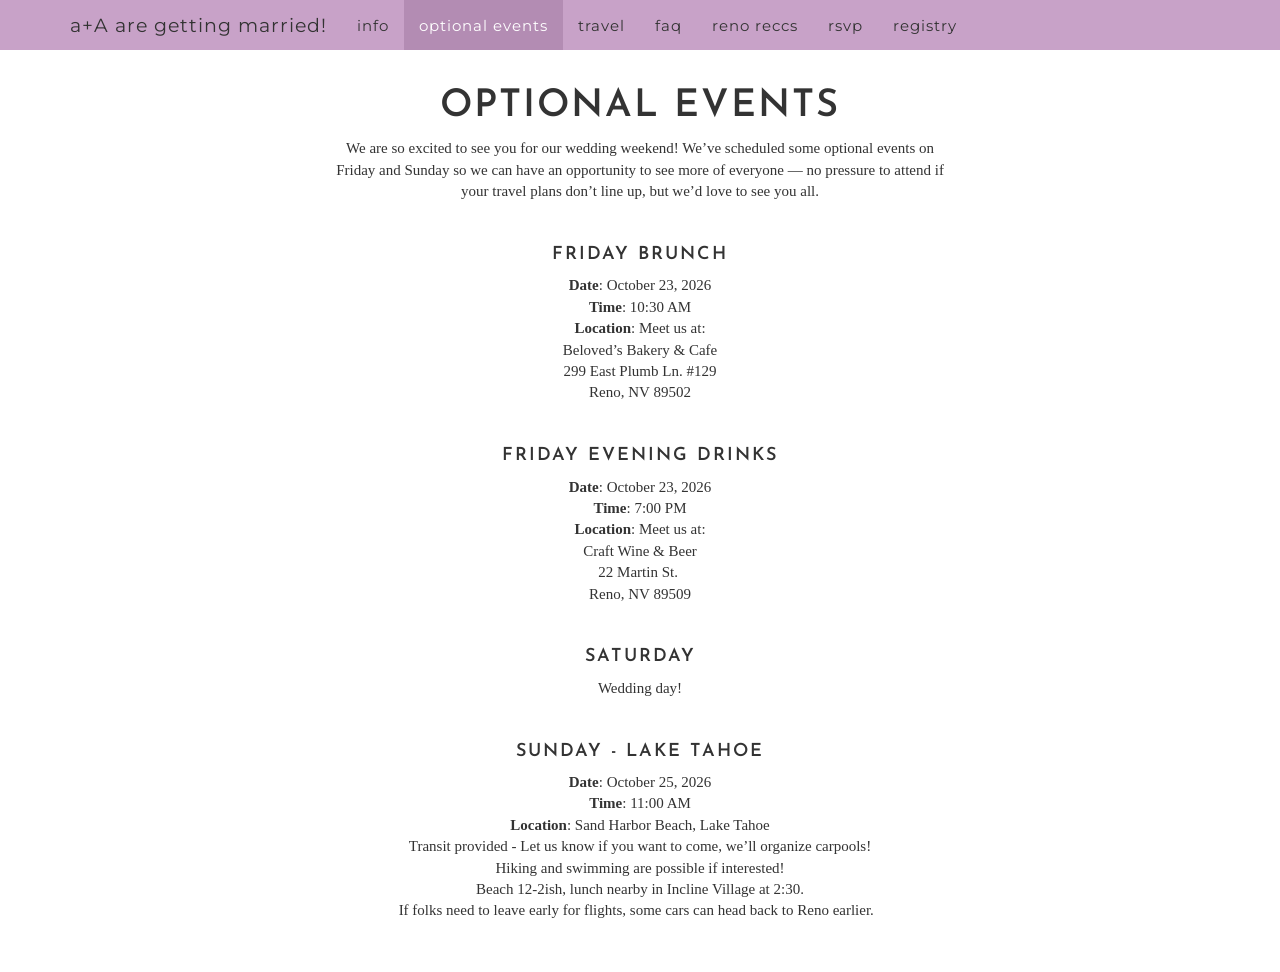
<file: docs/schedule.html>
<!DOCTYPE html>

<html>

<head>

<meta charset="utf-8" />
<meta name="generator" content="pandoc" />
<meta http-equiv="X-UA-Compatible" content="IE=EDGE" />




<title>Optional Events</title>

<script src="site_libs/header-attrs-2.31/header-attrs.js"></script>
<script src="site_libs/jquery-3.6.0/jquery-3.6.0.min.js"></script>
<meta name="viewport" content="width=device-width, initial-scale=1" />
<link href="site_libs/bootstrap-3.3.5/css/cosmo.min.css" rel="stylesheet" />
<script src="site_libs/bootstrap-3.3.5/js/bootstrap.min.js"></script>
<script src="site_libs/bootstrap-3.3.5/shim/html5shiv.min.js"></script>
<script src="site_libs/bootstrap-3.3.5/shim/respond.min.js"></script>
<style>h1 {font-size: 34px;}
       h1.title {font-size: 38px;}
       h2 {font-size: 30px;}
       h3 {font-size: 24px;}
       h4 {font-size: 18px;}
       h5 {font-size: 16px;}
       h6 {font-size: 12px;}
       code {color: inherit; background-color: rgba(0, 0, 0, 0.04);}
       pre:not([class]) { background-color: white }</style>
<script src="site_libs/navigation-1.1/tabsets.js"></script>
<link href="site_libs/highlightjs-9.12.0/default.css" rel="stylesheet" />
<script src="site_libs/highlightjs-9.12.0/highlight.js"></script>

<style type="text/css">
  code{white-space: pre-wrap;}
  span.smallcaps{font-variant: small-caps;}
  span.underline{text-decoration: underline;}
  div.column{display: inline-block; vertical-align: top; width: 50%;}
  div.hanging-indent{margin-left: 1.5em; text-indent: -1.5em;}
  ul.task-list{list-style: none;}
    </style>

<style type="text/css">code{white-space: pre;}</style>
<script type="text/javascript">
if (window.hljs) {
  hljs.configure({languages: []});
  hljs.initHighlightingOnLoad();
  if (document.readyState && document.readyState === "complete") {
    window.setTimeout(function() { hljs.initHighlighting(); }, 0);
  }
}
</script>






<link rel="stylesheet" href="styles.css" type="text/css" />



<style type = "text/css">
.main-container {
  max-width: 940px;
  margin-left: auto;
  margin-right: auto;
}
img {
  max-width:100%;
}
.tabbed-pane {
  padding-top: 12px;
}
.html-widget {
  margin-bottom: 20px;
}
button.code-folding-btn:focus {
  outline: none;
}
summary {
  display: list-item;
}
details > summary > p:only-child {
  display: inline;
}
pre code {
  padding: 0;
}
</style>


<style type="text/css">
.dropdown-submenu {
  position: relative;
}
.dropdown-submenu>.dropdown-menu {
  top: 0;
  left: 100%;
  margin-top: -6px;
  margin-left: -1px;
  border-radius: 0 6px 6px 6px;
}
.dropdown-submenu:hover>.dropdown-menu {
  display: block;
}
.dropdown-submenu>a:after {
  display: block;
  content: " ";
  float: right;
  width: 0;
  height: 0;
  border-color: transparent;
  border-style: solid;
  border-width: 5px 0 5px 5px;
  border-left-color: #cccccc;
  margin-top: 5px;
  margin-right: -10px;
}
.dropdown-submenu:hover>a:after {
  border-left-color: #adb5bd;
}
.dropdown-submenu.pull-left {
  float: none;
}
.dropdown-submenu.pull-left>.dropdown-menu {
  left: -100%;
  margin-left: 10px;
  border-radius: 6px 0 6px 6px;
}
</style>

<script type="text/javascript">
// manage active state of menu based on current page
$(document).ready(function () {
  // active menu anchor
  href = window.location.pathname
  href = href.substr(href.lastIndexOf('/') + 1)
  if (href === "")
    href = "index.html";
  var menuAnchor = $('a[href="' + href + '"]');

  // mark the anchor link active (and if it's in a dropdown, also mark that active)
  var dropdown = menuAnchor.closest('li.dropdown');
  if (window.bootstrap) { // Bootstrap 4+
    menuAnchor.addClass('active');
    dropdown.find('> .dropdown-toggle').addClass('active');
  } else { // Bootstrap 3
    menuAnchor.parent().addClass('active');
    dropdown.addClass('active');
  }

  // Navbar adjustments
  var navHeight = $(".navbar").first().height() + 15;
  var style = document.createElement('style');
  var pt = "padding-top: " + navHeight + "px; ";
  var mt = "margin-top: -" + navHeight + "px; ";
  var css = "";
  // offset scroll position for anchor links (for fixed navbar)
  for (var i = 1; i <= 6; i++) {
    css += ".section h" + i + "{ " + pt + mt + "}\n";
  }
  style.innerHTML = "body {" + pt + "padding-bottom: 40px; }\n" + css;
  document.head.appendChild(style);
});
</script>

<!-- tabsets -->

<style type="text/css">
.tabset-dropdown > .nav-tabs {
  display: inline-table;
  max-height: 500px;
  min-height: 44px;
  overflow-y: auto;
  border: 1px solid #ddd;
  border-radius: 4px;
}

.tabset-dropdown > .nav-tabs > li.active:before, .tabset-dropdown > .nav-tabs.nav-tabs-open:before {
  content: "\e259";
  font-family: 'Glyphicons Halflings';
  display: inline-block;
  padding: 10px;
  border-right: 1px solid #ddd;
}

.tabset-dropdown > .nav-tabs.nav-tabs-open > li.active:before {
  content: "\e258";
  font-family: 'Glyphicons Halflings';
  border: none;
}

.tabset-dropdown > .nav-tabs > li.active {
  display: block;
}

.tabset-dropdown > .nav-tabs > li > a,
.tabset-dropdown > .nav-tabs > li > a:focus,
.tabset-dropdown > .nav-tabs > li > a:hover {
  border: none;
  display: inline-block;
  border-radius: 4px;
  background-color: transparent;
}

.tabset-dropdown > .nav-tabs.nav-tabs-open > li {
  display: block;
  float: none;
}

.tabset-dropdown > .nav-tabs > li {
  display: none;
}
</style>

<!-- code folding -->




</head>

<body>


<div class="container-fluid main-container">




<div class="navbar navbar-default  navbar-fixed-top" role="navigation">
  <div class="container">
    <div class="navbar-header">
      <button type="button" class="navbar-toggle collapsed" data-toggle="collapse" data-bs-toggle="collapse" data-target="#navbar" data-bs-target="#navbar">
        <span class="icon-bar"></span>
        <span class="icon-bar"></span>
        <span class="icon-bar"></span>
      </button>
      <a class="navbar-brand" href="index.html">a+A are getting married!</a>
    </div>
    <div id="navbar" class="navbar-collapse collapse">
      <ul class="nav navbar-nav">
        <li>
  <a href="index.html">info</a>
</li>
<li>
  <a href="schedule.html">optional events</a>
</li>
<li>
  <a href="travel.html">travel</a>
</li>
<li>
  <a href="faq.html">faq</a>
</li>
<li>
  <a href="recs.html">reno reccs</a>
</li>
<li>
  <a href="rsvp.html">rsvp</a>
</li>
<li>
  <a href="registry.html">registry</a>
</li>
      </ul>
      <ul class="nav navbar-nav navbar-right">
        
      </ul>
    </div><!--/.nav-collapse -->
  </div><!--/.container -->
</div><!--/.navbar -->

<div id="header">



<h1 class="title toc-ignore">Optional Events</h1>

</div>


<style>
  .main-container {
    text-align: center;
  }
</style>
<p>We are so excited to see you for our wedding weekend! We’ve scheduled
some optional events on Friday and Sunday so we can have an opportunity
to see more of everyone — no pressure to attend if your travel plans
don’t line up, but we’d love to see you all.</p>
<p><br />
</p>
<div id="friday-brunch" class="section level4">
<h4>Friday Brunch</h4>
<p><strong>Date</strong>: October 23, 2026<br />
<strong>Time</strong>: 10:30 AM<br />
<strong>Location</strong>: Meet us at:<br />
Beloved’s Bakery &amp; Cafe<br />
299 East Plumb Ln. #129<br />
Reno, NV 89502<br />
</p>
<p><br />
</p>
</div>
<div id="friday-evening-drinks" class="section level4">
<h4>Friday Evening Drinks</h4>
<p><strong>Date</strong>: October 23, 2026<br />
<strong>Time</strong>: 7:00 PM<br />
<strong>Location</strong>: Meet us at:<br />
Craft Wine &amp; Beer<br />
22 Martin St. <br />
Reno, NV 89509<br />
</p>
<p><br />
</p>
</div>
<div id="saturday" class="section level4">
<h4>Saturday</h4>
<p>Wedding day!</p>
<p><br />
</p>
</div>
<div id="sunday---lake-tahoe" class="section level4">
<h4>Sunday - Lake Tahoe</h4>
<p><strong>Date</strong>: October 25, 2026<br />
<strong>Time</strong>: 11:00 AM<br />
<strong>Location</strong>: Sand Harbor Beach, Lake Tahoe<br />
Transit provided - Let us know if you want to come, we’ll organize
carpools!<br />
Hiking and swimming are possible if interested!<br />
Beach 12-2ish, lunch nearby in Incline Village at 2:30.<br />
If folks need to leave early for flights, some cars can head back to
Reno earlier.  </p>
</div>




</div>

<script>

// add bootstrap table styles to pandoc tables
function bootstrapStylePandocTables() {
  $('tr.odd').parent('tbody').parent('table').addClass('table table-condensed');
}
$(document).ready(function () {
  bootstrapStylePandocTables();
});


</script>

<!-- tabsets -->

<script>
$(document).ready(function () {
  window.buildTabsets("TOC");
});

$(document).ready(function () {
  $('.tabset-dropdown > .nav-tabs > li').click(function () {
    $(this).parent().toggleClass('nav-tabs-open');
  });
});
</script>

<!-- code folding -->


<!-- dynamically load mathjax for compatibility with self-contained -->
<script>
  (function () {
    var script = document.createElement("script");
    script.type = "text/javascript";
    script.src  = "https://mathjax.rstudio.com/latest/MathJax.js?config=TeX-AMS-MML_HTMLorMML";
    document.getElementsByTagName("head")[0].appendChild(script);
  })();
</script>

</body>
</html>
</file>
<file: docs/site_libs/highlightjs-9.12.0/default.css>
.hljs-literal {
  color: #990073;
}

.hljs-number {
  color: #099;
}

.hljs-comment {
  color: #998;
  font-style: italic;
}

.hljs-keyword {
  color: #900;
  font-weight: bold;
}

.hljs-string {
  color: #d14;
}
</file>
<file: docs/styles.css>
/* 1. Import BOTH Google Fonts at the very top */
@import url('https://fonts.googleapis.com/css2?family=Josefin+Sans:wght@400;600;700&family=Montserrat:wght@400;500;600&display=swap');

/* 2. Center the main page content */
.main-container {
  max-width: 650px !important; 
  margin-left: auto !important;
  margin-right: auto !important;
}

/* 3. Body Text (Palatino) */
body {
  font-family: "Palatino Linotype", "Book Antiqua", Palatino, serif !important;
}

/* 4. Page Headers (Josefin Sans) */
h1, h2, h3, h4, h5, h6 {
  font-family: 'Josefin Sans', sans-serif !important;
  font-weight: 600 !important;
  /* I added these two lines to make the headers look like formal invitations! 
     Delete them if you prefer standard lowercase headers. */
  text-transform: uppercase !important; 
  letter-spacing: 2px !important; 
}

/* 5. Navbar Background (Lilac) */
.navbar {
  background-color: #C8A2C8 !important; 
  border: none !important; 
}

/* 6. Navbar Text (Montserrat) */
.navbar-brand,
.navbar-nav > li > a {
  font-family: 'Montserrat', sans-serif !important;
  color: #333333 !important; 
  letter-spacing: 1px !important; /* Adds a little breathing room */
}

/* 7. Navbar Hover & Active States (Fixes the black background issue) */
.navbar-nav > li > a:hover,
.navbar-nav > li > a:focus {
  background-color: transparent !important; 
  color: #ffffff !important; 
}

.navbar-nav > .active > a,
.navbar-nav > .active > a:hover,
.navbar-nav > .active > a:focus {
  background-color: #B38CB3 !important; /* Darker Lilac */
  color: #ffffff !important; 
}
</file>
<file: docs/site_libs/bootstrap-3.3.5/css/cosmo.min.css>
@font-face {
  font-family: 'Source Sans Pro';
  font-style: normal;
  font-weight: 300;
  src: url(fonts/SourceSansProLight.ttf) format('truetype');
}
@font-face {
  font-family: 'Source Sans Pro';
  font-style: normal;
  font-weight: 400;
  src: url(fonts/SourceSansPro.ttf) format('truetype');
}
@font-face {
  font-family: 'Source Sans Pro';
  font-style: normal;
  font-weight: 700;
  src: url(fonts/SourceSansProBold.ttf) format('truetype');
}

/*!
 * bootswatch v3.3.6
 * Homepage: http://bootswatch.com
 * Copyright 2012-2015 Thomas Park
 * Licensed under MIT
 * Based on Bootstrap
*//*!
 * Bootstrap v3.3.6 (http://getbootstrap.com)
 * Copyright 2011-2015 Twitter, Inc.
 * Licensed under MIT (https://github.com/twbs/bootstrap/blob/master/LICENSE)
 *//*! normalize.css v3.0.3 | MIT License | github.com/necolas/normalize.css */html{font-family:sans-serif;-ms-text-size-adjust:100%;-webkit-text-size-adjust:100%}body{margin:0}article,aside,details,figcaption,figure,footer,header,hgroup,main,menu,nav,section,summary{display:block}audio,canvas,progress,video{display:inline-block;vertical-align:baseline}audio:not([controls]){display:none;height:0}[hidden],template{display:none}a{background-color:transparent}a:active,a:hover{outline:0}abbr[title]{border-bottom:1px dotted}b,strong{font-weight:bold}dfn{font-style:italic}h1{font-size:2em;margin:0.67em 0}mark{background:#ff0;color:#000}small{font-size:80%}sub,sup{font-size:75%;line-height:0;position:relative;vertical-align:baseline}sup{top:-0.5em}sub{bottom:-0.25em}img{border:0}svg:not(:root){overflow:hidden}figure{margin:1em 40px}hr{-webkit-box-sizing:content-box;-moz-box-sizing:content-box;box-sizing:content-box;height:0}pre{overflow:auto}code,kbd,pre,samp{font-family:monospace, monospace;font-size:1em}button,input,optgroup,select,textarea{color:inherit;font:inherit;margin:0}button{overflow:visible}button,select{text-transform:none}button,html input[type="button"],input[type="reset"],input[type="submit"]{-webkit-appearance:button;cursor:pointer}button[disabled],html input[disabled]{cursor:default}button::-moz-focus-inner,input::-moz-focus-inner{border:0;padding:0}input{line-height:normal}input[type="checkbox"],input[type="radio"]{-webkit-box-sizing:border-box;-moz-box-sizing:border-box;box-sizing:border-box;padding:0}input[type="number"]::-webkit-inner-spin-button,input[type="number"]::-webkit-outer-spin-button{height:auto}input[type="search"]{-webkit-appearance:textfield;-webkit-box-sizing:content-box;-moz-box-sizing:content-box;box-sizing:content-box}input[type="search"]::-webkit-search-cancel-button,input[type="search"]::-webkit-search-decoration{-webkit-appearance:none}fieldset{border:1px solid #c0c0c0;margin:0 2px;padding:0.35em 0.625em 0.75em}legend{border:0;padding:0}textarea{overflow:auto}optgroup{font-weight:bold}table{border-collapse:collapse;border-spacing:0}td,th{padding:0}/*! Source: https://github.com/h5bp/html5-boilerplate/blob/master/src/css/main.css */@media print{*,*:before,*:after{background:transparent !important;color:#000 !important;-webkit-box-shadow:none !important;box-shadow:none !important;text-shadow:none !important}a,a:visited{text-decoration:underline}a[href]:after{content:" (" attr(href) ")"}abbr[title]:after{content:" (" attr(title) ")"}a[href^="#"]:after,a[href^="javascript:"]:after{content:""}pre,blockquote{border:1px solid #999;page-break-inside:avoid}thead{display:table-header-group}tr,img{page-break-inside:avoid}img{max-width:100% !important}p,h2,h3{orphans:3;widows:3}h2,h3{page-break-after:avoid}.navbar{display:none}.btn>.caret,.dropup>.btn>.caret{border-top-color:#000 !important}.label{border:1px solid #000}.table{border-collapse:collapse !important}.table td,.table th{background-color:#fff !important}.table-bordered th,.table-bordered td{border:1px solid #ddd !important}}@font-face{font-family:'Glyphicons Halflings';src:url('../fonts/glyphicons-halflings-regular.eot');src:url('../fonts/glyphicons-halflings-regular.eot?#iefix') format('embedded-opentype'),url('../fonts/glyphicons-halflings-regular.woff') format('woff'),url('../fonts/glyphicons-halflings-regular.ttf') format('truetype'),url('../fonts/glyphicons-halflings-regular.svg#glyphicons_halflingsregular') format('svg')}.glyphicon{position:relative;top:1px;display:inline-block;font-family:'Glyphicons Halflings';font-style:normal;font-weight:normal;line-height:1;-webkit-font-smoothing:antialiased;-moz-osx-font-smoothing:grayscale}.glyphicon-asterisk:before{content:"\002a"}.glyphicon-plus:before{content:"\002b"}.glyphicon-euro:before,.glyphicon-eur:before{content:"\20ac"}.glyphicon-minus:before{content:"\2212"}.glyphicon-cloud:before{content:"\2601"}.glyphicon-envelope:before{content:"\2709"}.glyphicon-pencil:before{content:"\270f"}.glyphicon-glass:before{content:"\e001"}.glyphicon-music:before{content:"\e002"}.glyphicon-search:before{content:"\e003"}.glyphicon-heart:before{content:"\e005"}.glyphicon-star:before{content:"\e006"}.glyphicon-star-empty:before{content:"\e007"}.glyphicon-user:before{content:"\e008"}.glyphicon-film:before{content:"\e009"}.glyphicon-th-large:before{content:"\e010"}.glyphicon-th:before{content:"\e011"}.glyphicon-th-list:before{content:"\e012"}.glyphicon-ok:before{content:"\e013"}.glyphicon-remove:before{content:"\e014"}.glyphicon-zoom-in:before{content:"\e015"}.glyphicon-zoom-out:before{content:"\e016"}.glyphicon-off:before{content:"\e017"}.glyphicon-signal:before{content:"\e018"}.glyphicon-cog:before{content:"\e019"}.glyphicon-trash:before{content:"\e020"}.glyphicon-home:before{content:"\e021"}.glyphicon-file:before{content:"\e022"}.glyphicon-time:before{content:"\e023"}.glyphicon-road:before{content:"\e024"}.glyphicon-download-alt:before{content:"\e025"}.glyphicon-download:before{content:"\e026"}.glyphicon-upload:before{content:"\e027"}.glyphicon-inbox:before{content:"\e028"}.glyphicon-play-circle:before{content:"\e029"}.glyphicon-repeat:before{content:"\e030"}.glyphicon-refresh:before{content:"\e031"}.glyphicon-list-alt:before{content:"\e032"}.glyphicon-lock:before{content:"\e033"}.glyphicon-flag:before{content:"\e034"}.glyphicon-headphones:before{content:"\e035"}.glyphicon-volume-off:before{content:"\e036"}.glyphicon-volume-down:before{content:"\e037"}.glyphicon-volume-up:before{content:"\e038"}.glyphicon-qrcode:before{content:"\e039"}.glyphicon-barcode:before{content:"\e040"}.glyphicon-tag:before{content:"\e041"}.glyphicon-tags:before{content:"\e042"}.glyphicon-book:before{content:"\e043"}.glyphicon-bookmark:before{content:"\e044"}.glyphicon-print:before{content:"\e045"}.glyphicon-camera:before{content:"\e046"}.glyphicon-font:before{content:"\e047"}.glyphicon-bold:before{content:"\e048"}.glyphicon-italic:before{content:"\e049"}.glyphicon-text-height:before{content:"\e050"}.glyphicon-text-width:before{content:"\e051"}.glyphicon-align-left:before{content:"\e052"}.glyphicon-align-center:before{content:"\e053"}.glyphicon-align-right:before{content:"\e054"}.glyphicon-align-justify:before{content:"\e055"}.glyphicon-list:before{content:"\e056"}.glyphicon-indent-left:before{content:"\e057"}.glyphicon-indent-right:before{content:"\e058"}.glyphicon-facetime-video:before{content:"\e059"}.glyphicon-picture:before{content:"\e060"}.glyphicon-map-marker:before{content:"\e062"}.glyphicon-adjust:before{content:"\e063"}.glyphicon-tint:before{content:"\e064"}.glyphicon-edit:before{content:"\e065"}.glyphicon-share:before{content:"\e066"}.glyphicon-check:before{content:"\e067"}.glyphicon-move:before{content:"\e068"}.glyphicon-step-backward:before{content:"\e069"}.glyphicon-fast-backward:before{content:"\e070"}.glyphicon-backward:before{content:"\e071"}.glyphicon-play:before{content:"\e072"}.glyphicon-pause:before{content:"\e073"}.glyphicon-stop:before{content:"\e074"}.glyphicon-forward:before{content:"\e075"}.glyphicon-fast-forward:before{content:"\e076"}.glyphicon-step-forward:before{content:"\e077"}.glyphicon-eject:before{content:"\e078"}.glyphicon-chevron-left:before{content:"\e079"}.glyphicon-chevron-right:before{content:"\e080"}.glyphicon-plus-sign:before{content:"\e081"}.glyphicon-minus-sign:before{content:"\e082"}.glyphicon-remove-sign:before{content:"\e083"}.glyphicon-ok-sign:before{content:"\e084"}.glyphicon-question-sign:before{content:"\e085"}.glyphicon-info-sign:before{content:"\e086"}.glyphicon-screenshot:before{content:"\e087"}.glyphicon-remove-circle:before{content:"\e088"}.glyphicon-ok-circle:before{content:"\e089"}.glyphicon-ban-circle:before{content:"\e090"}.glyphicon-arrow-left:before{content:"\e091"}.glyphicon-arrow-right:before{content:"\e092"}.glyphicon-arrow-up:before{content:"\e093"}.glyphicon-arrow-down:before{content:"\e094"}.glyphicon-share-alt:before{content:"\e095"}.glyphicon-resize-full:before{content:"\e096"}.glyphicon-resize-small:before{content:"\e097"}.glyphicon-exclamation-sign:before{content:"\e101"}.glyphicon-gift:before{content:"\e102"}.glyphicon-leaf:before{content:"\e103"}.glyphicon-fire:before{content:"\e104"}.glyphicon-eye-open:before{content:"\e105"}.glyphicon-eye-close:before{content:"\e106"}.glyphicon-warning-sign:before{content:"\e107"}.glyphicon-plane:before{content:"\e108"}.glyphicon-calendar:before{content:"\e109"}.glyphicon-random:before{content:"\e110"}.glyphicon-comment:before{content:"\e111"}.glyphicon-magnet:before{content:"\e112"}.glyphicon-chevron-up:before{content:"\e113"}.glyphicon-chevron-down:before{content:"\e114"}.glyphicon-retweet:before{content:"\e115"}.glyphicon-shopping-cart:before{content:"\e116"}.glyphicon-folder-close:before{content:"\e117"}.glyphicon-folder-open:before{content:"\e118"}.glyphicon-resize-vertical:before{content:"\e119"}.glyphicon-resize-horizontal:before{content:"\e120"}.glyphicon-hdd:before{content:"\e121"}.glyphicon-bullhorn:before{content:"\e122"}.glyphicon-bell:before{content:"\e123"}.glyphicon-certificate:before{content:"\e124"}.glyphicon-thumbs-up:before{content:"\e125"}.glyphicon-thumbs-down:before{content:"\e126"}.glyphicon-hand-right:before{content:"\e127"}.glyphicon-hand-left:before{content:"\e128"}.glyphicon-hand-up:before{content:"\e129"}.glyphicon-hand-down:before{content:"\e130"}.glyphicon-circle-arrow-right:before{content:"\e131"}.glyphicon-circle-arrow-left:before{content:"\e132"}.glyphicon-circle-arrow-up:before{content:"\e133"}.glyphicon-circle-arrow-down:before{content:"\e134"}.glyphicon-globe:before{content:"\e135"}.glyphicon-wrench:before{content:"\e136"}.glyphicon-tasks:before{content:"\e137"}.glyphicon-filter:before{content:"\e138"}.glyphicon-briefcase:before{content:"\e139"}.glyphicon-fullscreen:before{content:"\e140"}.glyphicon-dashboard:before{content:"\e141"}.glyphicon-paperclip:before{content:"\e142"}.glyphicon-heart-empty:before{content:"\e143"}.glyphicon-link:before{content:"\e144"}.glyphicon-phone:before{content:"\e145"}.glyphicon-pushpin:before{content:"\e146"}.glyphicon-usd:before{content:"\e148"}.glyphicon-gbp:before{content:"\e149"}.glyphicon-sort:before{content:"\e150"}.glyphicon-sort-by-alphabet:before{content:"\e151"}.glyphicon-sort-by-alphabet-alt:before{content:"\e152"}.glyphicon-sort-by-order:before{content:"\e153"}.glyphicon-sort-by-order-alt:before{content:"\e154"}.glyphicon-sort-by-attributes:before{content:"\e155"}.glyphicon-sort-by-attributes-alt:before{content:"\e156"}.glyphicon-unchecked:before{content:"\e157"}.glyphicon-expand:before{content:"\e158"}.glyphicon-collapse-down:before{content:"\e159"}.glyphicon-collapse-up:before{content:"\e160"}.glyphicon-log-in:before{content:"\e161"}.glyphicon-flash:before{content:"\e162"}.glyphicon-log-out:before{content:"\e163"}.glyphicon-new-window:before{content:"\e164"}.glyphicon-record:before{content:"\e165"}.glyphicon-save:before{content:"\e166"}.glyphicon-open:before{content:"\e167"}.glyphicon-saved:before{content:"\e168"}.glyphicon-import:before{content:"\e169"}.glyphicon-export:before{content:"\e170"}.glyphicon-send:before{content:"\e171"}.glyphicon-floppy-disk:before{content:"\e172"}.glyphicon-floppy-saved:before{content:"\e173"}.glyphicon-floppy-remove:before{content:"\e174"}.glyphicon-floppy-save:before{content:"\e175"}.glyphicon-floppy-open:before{content:"\e176"}.glyphicon-credit-card:before{content:"\e177"}.glyphicon-transfer:before{content:"\e178"}.glyphicon-cutlery:before{content:"\e179"}.glyphicon-header:before{content:"\e180"}.glyphicon-compressed:before{content:"\e181"}.glyphicon-earphone:before{content:"\e182"}.glyphicon-phone-alt:before{content:"\e183"}.glyphicon-tower:before{content:"\e184"}.glyphicon-stats:before{content:"\e185"}.glyphicon-sd-video:before{content:"\e186"}.glyphicon-hd-video:before{content:"\e187"}.glyphicon-subtitles:before{content:"\e188"}.glyphicon-sound-stereo:before{content:"\e189"}.glyphicon-sound-dolby:before{content:"\e190"}.glyphicon-sound-5-1:before{content:"\e191"}.glyphicon-sound-6-1:before{content:"\e192"}.glyphicon-sound-7-1:before{content:"\e193"}.glyphicon-copyright-mark:before{content:"\e194"}.glyphicon-registration-mark:before{content:"\e195"}.glyphicon-cloud-download:before{content:"\e197"}.glyphicon-cloud-upload:before{content:"\e198"}.glyphicon-tree-conifer:before{content:"\e199"}.glyphicon-tree-deciduous:before{content:"\e200"}.glyphicon-cd:before{content:"\e201"}.glyphicon-save-file:before{content:"\e202"}.glyphicon-open-file:before{content:"\e203"}.glyphicon-level-up:before{content:"\e204"}.glyphicon-copy:before{content:"\e205"}.glyphicon-paste:before{content:"\e206"}.glyphicon-alert:before{content:"\e209"}.glyphicon-equalizer:before{content:"\e210"}.glyphicon-king:before{content:"\e211"}.glyphicon-queen:before{content:"\e212"}.glyphicon-pawn:before{content:"\e213"}.glyphicon-bishop:before{content:"\e214"}.glyphicon-knight:before{content:"\e215"}.glyphicon-baby-formula:before{content:"\e216"}.glyphicon-tent:before{content:"\26fa"}.glyphicon-blackboard:before{content:"\e218"}.glyphicon-bed:before{content:"\e219"}.glyphicon-apple:before{content:"\f8ff"}.glyphicon-erase:before{content:"\e221"}.glyphicon-hourglass:before{content:"\231b"}.glyphicon-lamp:before{content:"\e223"}.glyphicon-duplicate:before{content:"\e224"}.glyphicon-piggy-bank:before{content:"\e225"}.glyphicon-scissors:before{content:"\e226"}.glyphicon-bitcoin:before{content:"\e227"}.glyphicon-btc:before{content:"\e227"}.glyphicon-xbt:before{content:"\e227"}.glyphicon-yen:before{content:"\00a5"}.glyphicon-jpy:before{content:"\00a5"}.glyphicon-ruble:before{content:"\20bd"}.glyphicon-rub:before{content:"\20bd"}.glyphicon-scale:before{content:"\e230"}.glyphicon-ice-lolly:before{content:"\e231"}.glyphicon-ice-lolly-tasted:before{content:"\e232"}.glyphicon-education:before{content:"\e233"}.glyphicon-option-horizontal:before{content:"\e234"}.glyphicon-option-vertical:before{content:"\e235"}.glyphicon-menu-hamburger:before{content:"\e236"}.glyphicon-modal-window:before{content:"\e237"}.glyphicon-oil:before{content:"\e238"}.glyphicon-grain:before{content:"\e239"}.glyphicon-sunglasses:before{content:"\e240"}.glyphicon-text-size:before{content:"\e241"}.glyphicon-text-color:before{content:"\e242"}.glyphicon-text-background:before{content:"\e243"}.glyphicon-object-align-top:before{content:"\e244"}.glyphicon-object-align-bottom:before{content:"\e245"}.glyphicon-object-align-horizontal:before{content:"\e246"}.glyphicon-object-align-left:before{content:"\e247"}.glyphicon-object-align-vertical:before{content:"\e248"}.glyphicon-object-align-right:before{content:"\e249"}.glyphicon-triangle-right:before{content:"\e250"}.glyphicon-triangle-left:before{content:"\e251"}.glyphicon-triangle-bottom:before{content:"\e252"}.glyphicon-triangle-top:before{content:"\e253"}.glyphicon-console:before{content:"\e254"}.glyphicon-superscript:before{content:"\e255"}.glyphicon-subscript:before{content:"\e256"}.glyphicon-menu-left:before{content:"\e257"}.glyphicon-menu-right:before{content:"\e258"}.glyphicon-menu-down:before{content:"\e259"}.glyphicon-menu-up:before{content:"\e260"}*{-webkit-box-sizing:border-box;-moz-box-sizing:border-box;box-sizing:border-box}*:before,*:after{-webkit-box-sizing:border-box;-moz-box-sizing:border-box;box-sizing:border-box}html{font-size:10px;-webkit-tap-highlight-color:rgba(0,0,0,0)}body{font-family:"Source Sans Pro",Calibri,Candara,Arial,sans-serif;font-size:15px;line-height:1.42857143;color:#333333;background-color:#ffffff}input,button,select,textarea{font-family:inherit;font-size:inherit;line-height:inherit}a{color:#2780e3;text-decoration:none}a:hover,a:focus{color:#165ba8;text-decoration:underline}a:focus{outline:thin dotted;outline:5px auto -webkit-focus-ring-color;outline-offset:-2px}figure{margin:0}img{vertical-align:middle}.img-responsive,.thumbnail>img,.thumbnail a>img,.carousel-inner>.item>img,.carousel-inner>.item>a>img{display:block;max-width:100%;height:auto}.img-rounded{border-radius:0}.img-thumbnail{padding:4px;line-height:1.42857143;background-color:#ffffff;border:1px solid #dddddd;border-radius:0;-webkit-transition:all .2s ease-in-out;-o-transition:all .2s ease-in-out;transition:all .2s ease-in-out;display:inline-block;max-width:100%;height:auto}.img-circle{border-radius:50%}hr{margin-top:21px;margin-bottom:21px;border:0;border-top:1px solid #e6e6e6}.sr-only{position:absolute;width:1px;height:1px;margin:-1px;padding:0;overflow:hidden;clip:rect(0, 0, 0, 0);border:0}.sr-only-focusable:active,.sr-only-focusable:focus{position:static;width:auto;height:auto;margin:0;overflow:visible;clip:auto}[role="button"]{cursor:pointer}h1,h2,h3,h4,h5,h6,.h1,.h2,.h3,.h4,.h5,.h6{font-family:"Source Sans Pro",Calibri,Candara,Arial,sans-serif;font-weight:300;line-height:1.1;color:inherit}h1 small,h2 small,h3 small,h4 small,h5 small,h6 small,.h1 small,.h2 small,.h3 small,.h4 small,.h5 small,.h6 small,h1 .small,h2 .small,h3 .small,h4 .small,h5 .small,h6 .small,.h1 .small,.h2 .small,.h3 .small,.h4 .small,.h5 .small,.h6 .small{font-weight:normal;line-height:1;color:#999999}h1,.h1,h2,.h2,h3,.h3{margin-top:21px;margin-bottom:10.5px}h1 small,.h1 small,h2 small,.h2 small,h3 small,.h3 small,h1 .small,.h1 .small,h2 .small,.h2 .small,h3 .small,.h3 .small{font-size:65%}h4,.h4,h5,.h5,h6,.h6{margin-top:10.5px;margin-bottom:10.5px}h4 small,.h4 small,h5 small,.h5 small,h6 small,.h6 small,h4 .small,.h4 .small,h5 .small,.h5 .small,h6 .small,.h6 .small{font-size:75%}h1,.h1{font-size:39px}h2,.h2{font-size:32px}h3,.h3{font-size:26px}h4,.h4{font-size:19px}h5,.h5{font-size:15px}h6,.h6{font-size:13px}p{margin:0 0 10.5px}.lead{margin-bottom:21px;font-size:17px;font-weight:300;line-height:1.4}@media (min-width:768px){.lead{font-size:22.5px}}small,.small{font-size:86%}mark,.mark{background-color:#ff7518;padding:.2em}.text-left{text-align:left}.text-right{text-align:right}.text-center{text-align:center}.text-justify{text-align:justify}.text-nowrap{white-space:nowrap}.text-lowercase{text-transform:lowercase}.text-uppercase{text-transform:uppercase}.text-capitalize{text-transform:capitalize}.text-muted{color:#999999}.text-primary{color:#2780e3}a.text-primary:hover,a.text-primary:focus{color:#1967be}.text-success{color:#ffffff}a.text-success:hover,a.text-success:focus{color:#e6e6e6}.text-info{color:#ffffff}a.text-info:hover,a.text-info:focus{color:#e6e6e6}.text-warning{color:#ffffff}a.text-warning:hover,a.text-warning:focus{color:#e6e6e6}.text-danger{color:#ffffff}a.text-danger:hover,a.text-danger:focus{color:#e6e6e6}.bg-primary{color:#fff;background-color:#2780e3}a.bg-primary:hover,a.bg-primary:focus{background-color:#1967be}.bg-success{background-color:#3fb618}a.bg-success:hover,a.bg-success:focus{background-color:#2f8912}.bg-info{background-color:#9954bb}a.bg-info:hover,a.bg-info:focus{background-color:#7e3f9d}.bg-warning{background-color:#ff7518}a.bg-warning:hover,a.bg-warning:focus{background-color:#e45c00}.bg-danger{background-color:#ff0039}a.bg-danger:hover,a.bg-danger:focus{background-color:#cc002e}.page-header{padding-bottom:9.5px;margin:42px 0 21px;border-bottom:1px solid #e6e6e6}ul,ol{margin-top:0;margin-bottom:10.5px}ul ul,ol ul,ul ol,ol ol{margin-bottom:0}.list-unstyled{padding-left:0;list-style:none}.list-inline{padding-left:0;list-style:none;margin-left:-5px}.list-inline>li{display:inline-block;padding-left:5px;padding-right:5px}dl{margin-top:0;margin-bottom:21px}dt,dd{line-height:1.42857143}dt{font-weight:bold}dd{margin-left:0}@media (min-width:768px){.dl-horizontal dt{float:left;width:160px;clear:left;text-align:right;overflow:hidden;text-overflow:ellipsis;white-space:nowrap}.dl-horizontal dd{margin-left:180px}}abbr[title],abbr[data-original-title]{cursor:help;border-bottom:1px dotted #999999}.initialism{font-size:90%;text-transform:uppercase}blockquote{padding:10.5px 21px;margin:0 0 21px;font-size:18.75px;border-left:5px solid #e6e6e6}blockquote p:last-child,blockquote ul:last-child,blockquote ol:last-child{margin-bottom:0}blockquote footer,blockquote small,blockquote .small{display:block;font-size:80%;line-height:1.42857143;color:#999999}blockquote footer:before,blockquote small:before,blockquote .small:before{content:'\2014 \00A0'}.blockquote-reverse,blockquote.pull-right{padding-right:15px;padding-left:0;border-right:5px solid #e6e6e6;border-left:0;text-align:right}.blockquote-reverse footer:before,blockquote.pull-right footer:before,.blockquote-reverse small:before,blockquote.pull-right small:before,.blockquote-reverse .small:before,blockquote.pull-right .small:before{content:''}.blockquote-reverse footer:after,blockquote.pull-right footer:after,.blockquote-reverse small:after,blockquote.pull-right small:after,.blockquote-reverse .small:after,blockquote.pull-right .small:after{content:'\00A0 \2014'}address{margin-bottom:21px;font-style:normal;line-height:1.42857143}code,kbd,pre,samp{font-family:monospace}code{padding:2px 4px;font-size:90%;color:#c7254e;background-color:#f9f2f4;border-radius:0}kbd{padding:2px 4px;font-size:90%;color:#ffffff;background-color:#333333;border-radius:0;-webkit-box-shadow:inset 0 -1px 0 rgba(0,0,0,0.25);box-shadow:inset 0 -1px 0 rgba(0,0,0,0.25)}kbd kbd{padding:0;font-size:100%;font-weight:bold;-webkit-box-shadow:none;box-shadow:none}pre{display:block;padding:10px;margin:0 0 10.5px;font-size:14px;line-height:1.42857143;word-break:break-all;word-wrap:break-word;color:#333333;background-color:#f5f5f5;border:1px solid #cccccc;border-radius:0}pre code{padding:0;font-size:inherit;color:inherit;white-space:pre-wrap;background-color:transparent;border-radius:0}.pre-scrollable{max-height:340px;overflow-y:scroll}.container{margin-right:auto;margin-left:auto;padding-left:15px;padding-right:15px}@media (min-width:768px){.container{width:750px}}@media (min-width:992px){.container{width:970px}}@media (min-width:1200px){.container{width:1170px}}.container-fluid{margin-right:auto;margin-left:auto;padding-left:15px;padding-right:15px}.row{margin-left:-15px;margin-right:-15px}.col-xs-1,.col-sm-1,.col-md-1,.col-lg-1,.col-xs-2,.col-sm-2,.col-md-2,.col-lg-2,.col-xs-3,.col-sm-3,.col-md-3,.col-lg-3,.col-xs-4,.col-sm-4,.col-md-4,.col-lg-4,.col-xs-5,.col-sm-5,.col-md-5,.col-lg-5,.col-xs-6,.col-sm-6,.col-md-6,.col-lg-6,.col-xs-7,.col-sm-7,.col-md-7,.col-lg-7,.col-xs-8,.col-sm-8,.col-md-8,.col-lg-8,.col-xs-9,.col-sm-9,.col-md-9,.col-lg-9,.col-xs-10,.col-sm-10,.col-md-10,.col-lg-10,.col-xs-11,.col-sm-11,.col-md-11,.col-lg-11,.col-xs-12,.col-sm-12,.col-md-12,.col-lg-12{position:relative;min-height:1px;padding-left:15px;padding-right:15px}.col-xs-1,.col-xs-2,.col-xs-3,.col-xs-4,.col-xs-5,.col-xs-6,.col-xs-7,.col-xs-8,.col-xs-9,.col-xs-10,.col-xs-11,.col-xs-12{float:left}.col-xs-12{width:100%}.col-xs-11{width:91.66666667%}.col-xs-10{width:83.33333333%}.col-xs-9{width:75%}.col-xs-8{width:66.66666667%}.col-xs-7{width:58.33333333%}.col-xs-6{width:50%}.col-xs-5{width:41.66666667%}.col-xs-4{width:33.33333333%}.col-xs-3{width:25%}.col-xs-2{width:16.66666667%}.col-xs-1{width:8.33333333%}.col-xs-pull-12{right:100%}.col-xs-pull-11{right:91.66666667%}.col-xs-pull-10{right:83.33333333%}.col-xs-pull-9{right:75%}.col-xs-pull-8{right:66.66666667%}.col-xs-pull-7{right:58.33333333%}.col-xs-pull-6{right:50%}.col-xs-pull-5{right:41.66666667%}.col-xs-pull-4{right:33.33333333%}.col-xs-pull-3{right:25%}.col-xs-pull-2{right:16.66666667%}.col-xs-pull-1{right:8.33333333%}.col-xs-pull-0{right:auto}.col-xs-push-12{left:100%}.col-xs-push-11{left:91.66666667%}.col-xs-push-10{left:83.33333333%}.col-xs-push-9{left:75%}.col-xs-push-8{left:66.66666667%}.col-xs-push-7{left:58.33333333%}.col-xs-push-6{left:50%}.col-xs-push-5{left:41.66666667%}.col-xs-push-4{left:33.33333333%}.col-xs-push-3{left:25%}.col-xs-push-2{left:16.66666667%}.col-xs-push-1{left:8.33333333%}.col-xs-push-0{left:auto}.col-xs-offset-12{margin-left:100%}.col-xs-offset-11{margin-left:91.66666667%}.col-xs-offset-10{margin-left:83.33333333%}.col-xs-offset-9{margin-left:75%}.col-xs-offset-8{margin-left:66.66666667%}.col-xs-offset-7{margin-left:58.33333333%}.col-xs-offset-6{margin-left:50%}.col-xs-offset-5{margin-left:41.66666667%}.col-xs-offset-4{margin-left:33.33333333%}.col-xs-offset-3{margin-left:25%}.col-xs-offset-2{margin-left:16.66666667%}.col-xs-offset-1{margin-left:8.33333333%}.col-xs-offset-0{margin-left:0%}@media (min-width:768px){.col-sm-1,.col-sm-2,.col-sm-3,.col-sm-4,.col-sm-5,.col-sm-6,.col-sm-7,.col-sm-8,.col-sm-9,.col-sm-10,.col-sm-11,.col-sm-12{float:left}.col-sm-12{width:100%}.col-sm-11{width:91.66666667%}.col-sm-10{width:83.33333333%}.col-sm-9{width:75%}.col-sm-8{width:66.66666667%}.col-sm-7{width:58.33333333%}.col-sm-6{width:50%}.col-sm-5{width:41.66666667%}.col-sm-4{width:33.33333333%}.col-sm-3{width:25%}.col-sm-2{width:16.66666667%}.col-sm-1{width:8.33333333%}.col-sm-pull-12{right:100%}.col-sm-pull-11{right:91.66666667%}.col-sm-pull-10{right:83.33333333%}.col-sm-pull-9{right:75%}.col-sm-pull-8{right:66.66666667%}.col-sm-pull-7{right:58.33333333%}.col-sm-pull-6{right:50%}.col-sm-pull-5{right:41.66666667%}.col-sm-pull-4{right:33.33333333%}.col-sm-pull-3{right:25%}.col-sm-pull-2{right:16.66666667%}.col-sm-pull-1{right:8.33333333%}.col-sm-pull-0{right:auto}.col-sm-push-12{left:100%}.col-sm-push-11{left:91.66666667%}.col-sm-push-10{left:83.33333333%}.col-sm-push-9{left:75%}.col-sm-push-8{left:66.66666667%}.col-sm-push-7{left:58.33333333%}.col-sm-push-6{left:50%}.col-sm-push-5{left:41.66666667%}.col-sm-push-4{left:33.33333333%}.col-sm-push-3{left:25%}.col-sm-push-2{left:16.66666667%}.col-sm-push-1{left:8.33333333%}.col-sm-push-0{left:auto}.col-sm-offset-12{margin-left:100%}.col-sm-offset-11{margin-left:91.66666667%}.col-sm-offset-10{margin-left:83.33333333%}.col-sm-offset-9{margin-left:75%}.col-sm-offset-8{margin-left:66.66666667%}.col-sm-offset-7{margin-left:58.33333333%}.col-sm-offset-6{margin-left:50%}.col-sm-offset-5{margin-left:41.66666667%}.col-sm-offset-4{margin-left:33.33333333%}.col-sm-offset-3{margin-left:25%}.col-sm-offset-2{margin-left:16.66666667%}.col-sm-offset-1{margin-left:8.33333333%}.col-sm-offset-0{margin-left:0%}}@media (min-width:992px){.col-md-1,.col-md-2,.col-md-3,.col-md-4,.col-md-5,.col-md-6,.col-md-7,.col-md-8,.col-md-9,.col-md-10,.col-md-11,.col-md-12{float:left}.col-md-12{width:100%}.col-md-11{width:91.66666667%}.col-md-10{width:83.33333333%}.col-md-9{width:75%}.col-md-8{width:66.66666667%}.col-md-7{width:58.33333333%}.col-md-6{width:50%}.col-md-5{width:41.66666667%}.col-md-4{width:33.33333333%}.col-md-3{width:25%}.col-md-2{width:16.66666667%}.col-md-1{width:8.33333333%}.col-md-pull-12{right:100%}.col-md-pull-11{right:91.66666667%}.col-md-pull-10{right:83.33333333%}.col-md-pull-9{right:75%}.col-md-pull-8{right:66.66666667%}.col-md-pull-7{right:58.33333333%}.col-md-pull-6{right:50%}.col-md-pull-5{right:41.66666667%}.col-md-pull-4{right:33.33333333%}.col-md-pull-3{right:25%}.col-md-pull-2{right:16.66666667%}.col-md-pull-1{right:8.33333333%}.col-md-pull-0{right:auto}.col-md-push-12{left:100%}.col-md-push-11{left:91.66666667%}.col-md-push-10{left:83.33333333%}.col-md-push-9{left:75%}.col-md-push-8{left:66.66666667%}.col-md-push-7{left:58.33333333%}.col-md-push-6{left:50%}.col-md-push-5{left:41.66666667%}.col-md-push-4{left:33.33333333%}.col-md-push-3{left:25%}.col-md-push-2{left:16.66666667%}.col-md-push-1{left:8.33333333%}.col-md-push-0{left:auto}.col-md-offset-12{margin-left:100%}.col-md-offset-11{margin-left:91.66666667%}.col-md-offset-10{margin-left:83.33333333%}.col-md-offset-9{margin-left:75%}.col-md-offset-8{margin-left:66.66666667%}.col-md-offset-7{margin-left:58.33333333%}.col-md-offset-6{margin-left:50%}.col-md-offset-5{margin-left:41.66666667%}.col-md-offset-4{margin-left:33.33333333%}.col-md-offset-3{margin-left:25%}.col-md-offset-2{margin-left:16.66666667%}.col-md-offset-1{margin-left:8.33333333%}.col-md-offset-0{margin-left:0%}}@media (min-width:1200px){.col-lg-1,.col-lg-2,.col-lg-3,.col-lg-4,.col-lg-5,.col-lg-6,.col-lg-7,.col-lg-8,.col-lg-9,.col-lg-10,.col-lg-11,.col-lg-12{float:left}.col-lg-12{width:100%}.col-lg-11{width:91.66666667%}.col-lg-10{width:83.33333333%}.col-lg-9{width:75%}.col-lg-8{width:66.66666667%}.col-lg-7{width:58.33333333%}.col-lg-6{width:50%}.col-lg-5{width:41.66666667%}.col-lg-4{width:33.33333333%}.col-lg-3{width:25%}.col-lg-2{width:16.66666667%}.col-lg-1{width:8.33333333%}.col-lg-pull-12{right:100%}.col-lg-pull-11{right:91.66666667%}.col-lg-pull-10{right:83.33333333%}.col-lg-pull-9{right:75%}.col-lg-pull-8{right:66.66666667%}.col-lg-pull-7{right:58.33333333%}.col-lg-pull-6{right:50%}.col-lg-pull-5{right:41.66666667%}.col-lg-pull-4{right:33.33333333%}.col-lg-pull-3{right:25%}.col-lg-pull-2{right:16.66666667%}.col-lg-pull-1{right:8.33333333%}.col-lg-pull-0{right:auto}.col-lg-push-12{left:100%}.col-lg-push-11{left:91.66666667%}.col-lg-push-10{left:83.33333333%}.col-lg-push-9{left:75%}.col-lg-push-8{left:66.66666667%}.col-lg-push-7{left:58.33333333%}.col-lg-push-6{left:50%}.col-lg-push-5{left:41.66666667%}.col-lg-push-4{left:33.33333333%}.col-lg-push-3{left:25%}.col-lg-push-2{left:16.66666667%}.col-lg-push-1{left:8.33333333%}.col-lg-push-0{left:auto}.col-lg-offset-12{margin-left:100%}.col-lg-offset-11{margin-left:91.66666667%}.col-lg-offset-10{margin-left:83.33333333%}.col-lg-offset-9{margin-left:75%}.col-lg-offset-8{margin-left:66.66666667%}.col-lg-offset-7{margin-left:58.33333333%}.col-lg-offset-6{margin-left:50%}.col-lg-offset-5{margin-left:41.66666667%}.col-lg-offset-4{margin-left:33.33333333%}.col-lg-offset-3{margin-left:25%}.col-lg-offset-2{margin-left:16.66666667%}.col-lg-offset-1{margin-left:8.33333333%}.col-lg-offset-0{margin-left:0%}}table{background-color:transparent}caption{padding-top:8px;padding-bottom:8px;color:#999999;text-align:left}th{}.table{width:100%;max-width:100%;margin-bottom:21px}.table>thead>tr>th,.table>tbody>tr>th,.table>tfoot>tr>th,.table>thead>tr>td,.table>tbody>tr>td,.table>tfoot>tr>td{padding:8px;line-height:1.42857143;vertical-align:top;border-top:1px solid #dddddd}.table>thead>tr>th{vertical-align:bottom;border-bottom:2px solid #dddddd}.table>caption+thead>tr:first-child>th,.table>colgroup+thead>tr:first-child>th,.table>thead:first-child>tr:first-child>th,.table>caption+thead>tr:first-child>td,.table>colgroup+thead>tr:first-child>td,.table>thead:first-child>tr:first-child>td{border-top:0}.table>tbody+tbody{border-top:2px solid #dddddd}.table .table{background-color:#ffffff}.table-condensed>thead>tr>th,.table-condensed>tbody>tr>th,.table-condensed>tfoot>tr>th,.table-condensed>thead>tr>td,.table-condensed>tbody>tr>td,.table-condensed>tfoot>tr>td{padding:5px}.table-bordered{border:1px solid #dddddd}.table-bordered>thead>tr>th,.table-bordered>tbody>tr>th,.table-bordered>tfoot>tr>th,.table-bordered>thead>tr>td,.table-bordered>tbody>tr>td,.table-bordered>tfoot>tr>td{border:1px solid #dddddd}.table-bordered>thead>tr>th,.table-bordered>thead>tr>td{border-bottom-width:2px}.table-striped>tbody>tr:nth-of-type(odd){background-color:#f9f9f9}.table-hover>tbody>tr:hover{background-color:#f5f5f5}table col[class*="col-"]{position:static;float:none;display:table-column}table td[class*="col-"],table th[class*="col-"]{position:static;float:none;display:table-cell}.table>thead>tr>td.active,.table>tbody>tr>td.active,.table>tfoot>tr>td.active,.table>thead>tr>th.active,.table>tbody>tr>th.active,.table>tfoot>tr>th.active,.table>thead>tr.active>td,.table>tbody>tr.active>td,.table>tfoot>tr.active>td,.table>thead>tr.active>th,.table>tbody>tr.active>th,.table>tfoot>tr.active>th{background-color:#f5f5f5}.table-hover>tbody>tr>td.active:hover,.table-hover>tbody>tr>th.active:hover,.table-hover>tbody>tr.active:hover>td,.table-hover>tbody>tr:hover>.active,.table-hover>tbody>tr.active:hover>th{background-color:#e8e8e8}.table>thead>tr>td.success,.table>tbody>tr>td.success,.table>tfoot>tr>td.success,.table>thead>tr>th.success,.table>tbody>tr>th.success,.table>tfoot>tr>th.success,.table>thead>tr.success>td,.table>tbody>tr.success>td,.table>tfoot>tr.success>td,.table>thead>tr.success>th,.table>tbody>tr.success>th,.table>tfoot>tr.success>th{background-color:#3fb618}.table-hover>tbody>tr>td.success:hover,.table-hover>tbody>tr>th.success:hover,.table-hover>tbody>tr.success:hover>td,.table-hover>tbody>tr:hover>.success,.table-hover>tbody>tr.success:hover>th{background-color:#379f15}.table>thead>tr>td.info,.table>tbody>tr>td.info,.table>tfoot>tr>td.info,.table>thead>tr>th.info,.table>tbody>tr>th.info,.table>tfoot>tr>th.info,.table>thead>tr.info>td,.table>tbody>tr.info>td,.table>tfoot>tr.info>td,.table>thead>tr.info>th,.table>tbody>tr.info>th,.table>tfoot>tr.info>th{background-color:#9954bb}.table-hover>tbody>tr>td.info:hover,.table-hover>tbody>tr>th.info:hover,.table-hover>tbody>tr.info:hover>td,.table-hover>tbody>tr:hover>.info,.table-hover>tbody>tr.info:hover>th{background-color:#8d46b0}.table>thead>tr>td.warning,.table>tbody>tr>td.warning,.table>tfoot>tr>td.warning,.table>thead>tr>th.warning,.table>tbody>tr>th.warning,.table>tfoot>tr>th.warning,.table>thead>tr.warning>td,.table>tbody>tr.warning>td,.table>tfoot>tr.warning>td,.table>thead>tr.warning>th,.table>tbody>tr.warning>th,.table>tfoot>tr.warning>th{background-color:#ff7518}.table-hover>tbody>tr>td.warning:hover,.table-hover>tbody>tr>th.warning:hover,.table-hover>tbody>tr.warning:hover>td,.table-hover>tbody>tr:hover>.warning,.table-hover>tbody>tr.warning:hover>th{background-color:#fe6600}.table>thead>tr>td.danger,.table>tbody>tr>td.danger,.table>tfoot>tr>td.danger,.table>thead>tr>th.danger,.table>tbody>tr>th.danger,.table>tfoot>tr>th.danger,.table>thead>tr.danger>td,.table>tbody>tr.danger>td,.table>tfoot>tr.danger>td,.table>thead>tr.danger>th,.table>tbody>tr.danger>th,.table>tfoot>tr.danger>th{background-color:#ff0039}.table-hover>tbody>tr>td.danger:hover,.table-hover>tbody>tr>th.danger:hover,.table-hover>tbody>tr.danger:hover>td,.table-hover>tbody>tr:hover>.danger,.table-hover>tbody>tr.danger:hover>th{background-color:#e60033}.table-responsive{overflow-x:auto;min-height:0.01%}@media screen and (max-width:767px){.table-responsive{width:100%;margin-bottom:15.75px;overflow-y:hidden;-ms-overflow-style:-ms-autohiding-scrollbar;border:1px solid #dddddd}.table-responsive>.table{margin-bottom:0}.table-responsive>.table>thead>tr>th,.table-responsive>.table>tbody>tr>th,.table-responsive>.table>tfoot>tr>th,.table-responsive>.table>thead>tr>td,.table-responsive>.table>tbody>tr>td,.table-responsive>.table>tfoot>tr>td{white-space:nowrap}.table-responsive>.table-bordered{border:0}.table-responsive>.table-bordered>thead>tr>th:first-child,.table-responsive>.table-bordered>tbody>tr>th:first-child,.table-responsive>.table-bordered>tfoot>tr>th:first-child,.table-responsive>.table-bordered>thead>tr>td:first-child,.table-responsive>.table-bordered>tbody>tr>td:first-child,.table-responsive>.table-bordered>tfoot>tr>td:first-child{border-left:0}.table-responsive>.table-bordered>thead>tr>th:last-child,.table-responsive>.table-bordered>tbody>tr>th:last-child,.table-responsive>.table-bordered>tfoot>tr>th:last-child,.table-responsive>.table-bordered>thead>tr>td:last-child,.table-responsive>.table-bordered>tbody>tr>td:last-child,.table-responsive>.table-bordered>tfoot>tr>td:last-child{border-right:0}.table-responsive>.table-bordered>tbody>tr:last-child>th,.table-responsive>.table-bordered>tfoot>tr:last-child>th,.table-responsive>.table-bordered>tbody>tr:last-child>td,.table-responsive>.table-bordered>tfoot>tr:last-child>td{border-bottom:0}}fieldset{padding:0;margin:0;border:0;min-width:0}legend{display:block;width:100%;padding:0;margin-bottom:21px;font-size:22.5px;line-height:inherit;color:#333333;border:0;border-bottom:1px solid #e5e5e5}label{display:inline-block;max-width:100%;margin-bottom:5px;font-weight:bold}input[type="search"]{-webkit-box-sizing:border-box;-moz-box-sizing:border-box;box-sizing:border-box}input[type="radio"],input[type="checkbox"]{margin:4px 0 0;margin-top:1px \9;line-height:normal}input[type="file"]{display:block}input[type="range"]{display:block;width:100%}select[multiple],select[size]{height:auto}input[type="file"]:focus,input[type="radio"]:focus,input[type="checkbox"]:focus{outline:thin dotted;outline:5px auto -webkit-focus-ring-color;outline-offset:-2px}output{display:block;padding-top:11px;font-size:15px;line-height:1.42857143;color:#333333}.form-control{display:block;width:100%;height:43px;padding:10px 18px;font-size:15px;line-height:1.42857143;color:#333333;background-color:#ffffff;background-image:none;border:1px solid #cccccc;border-radius:0;-webkit-box-shadow:inset 0 1px 1px rgba(0,0,0,0.075);box-shadow:inset 0 1px 1px rgba(0,0,0,0.075);-webkit-transition:border-color ease-in-out .15s,-webkit-box-shadow ease-in-out .15s;-o-transition:border-color ease-in-out .15s,box-shadow ease-in-out .15s;transition:border-color ease-in-out .15s,box-shadow ease-in-out .15s}.form-control:focus{border-color:#66afe9;outline:0;-webkit-box-shadow:inset 0 1px 1px rgba(0,0,0,0.075),0 0 8px rgba(102,175,233,0.6);box-shadow:inset 0 1px 1px rgba(0,0,0,0.075),0 0 8px rgba(102,175,233,0.6)}.form-control::-moz-placeholder{color:#999999;opacity:1}.form-control:-ms-input-placeholder{color:#999999}.form-control::-webkit-input-placeholder{color:#999999}.form-control::-ms-expand{border:0;background-color:transparent}.form-control[disabled],.form-control[readonly],fieldset[disabled] .form-control{background-color:#e6e6e6;opacity:1}.form-control[disabled],fieldset[disabled] .form-control{cursor:not-allowed}textarea.form-control{height:auto}input[type="search"]{-webkit-appearance:none}@media screen and (-webkit-min-device-pixel-ratio:0){input[type="date"].form-control,input[type="time"].form-control,input[type="datetime-local"].form-control,input[type="month"].form-control{line-height:43px}input[type="date"].input-sm,input[type="time"].input-sm,input[type="datetime-local"].input-sm,input[type="month"].input-sm,.input-group-sm input[type="date"],.input-group-sm input[type="time"],.input-group-sm input[type="datetime-local"],.input-group-sm input[type="month"]{line-height:31px}input[type="date"].input-lg,input[type="time"].input-lg,input[type="datetime-local"].input-lg,input[type="month"].input-lg,.input-group-lg input[type="date"],.input-group-lg input[type="time"],.input-group-lg input[type="datetime-local"],.input-group-lg input[type="month"]{line-height:64px}}.form-group{margin-bottom:15px}.radio,.checkbox{position:relative;display:block;margin-top:10px;margin-bottom:10px}.radio label,.checkbox label{min-height:21px;padding-left:20px;margin-bottom:0;font-weight:normal;cursor:pointer}.radio input[type="radio"],.radio-inline input[type="radio"],.checkbox input[type="checkbox"],.checkbox-inline input[type="checkbox"]{position:absolute;margin-left:-20px;margin-top:4px \9}.radio+.radio,.checkbox+.checkbox{margin-top:-5px}.radio-inline,.checkbox-inline{position:relative;display:inline-block;padding-left:20px;margin-bottom:0;vertical-align:middle;font-weight:normal;cursor:pointer}.radio-inline+.radio-inline,.checkbox-inline+.checkbox-inline{margin-top:0;margin-left:10px}input[type="radio"][disabled],input[type="checkbox"][disabled],input[type="radio"].disabled,input[type="checkbox"].disabled,fieldset[disabled] input[type="radio"],fieldset[disabled] input[type="checkbox"]{cursor:not-allowed}.radio-inline.disabled,.checkbox-inline.disabled,fieldset[disabled] .radio-inline,fieldset[disabled] .checkbox-inline{cursor:not-allowed}.radio.disabled label,.checkbox.disabled label,fieldset[disabled] .radio label,fieldset[disabled] .checkbox label{cursor:not-allowed}.form-control-static{padding-top:11px;padding-bottom:11px;margin-bottom:0;min-height:36px}.form-control-static.input-lg,.form-control-static.input-sm{padding-left:0;padding-right:0}.input-sm{height:31px;padding:5px 10px;font-size:13px;line-height:1.5;border-radius:0}select.input-sm{height:31px;line-height:31px}textarea.input-sm,select[multiple].input-sm{height:auto}.form-group-sm .form-control{height:31px;padding:5px 10px;font-size:13px;line-height:1.5;border-radius:0}.form-group-sm select.form-control{height:31px;line-height:31px}.form-group-sm textarea.form-control,.form-group-sm select[multiple].form-control{height:auto}.form-group-sm .form-control-static{height:31px;min-height:34px;padding:6px 10px;font-size:13px;line-height:1.5}.input-lg{height:64px;padding:18px 30px;font-size:19px;line-height:1.3333333;border-radius:0}select.input-lg{height:64px;line-height:64px}textarea.input-lg,select[multiple].input-lg{height:auto}.form-group-lg .form-control{height:64px;padding:18px 30px;font-size:19px;line-height:1.3333333;border-radius:0}.form-group-lg select.form-control{height:64px;line-height:64px}.form-group-lg textarea.form-control,.form-group-lg select[multiple].form-control{height:auto}.form-group-lg .form-control-static{height:64px;min-height:40px;padding:19px 30px;font-size:19px;line-height:1.3333333}.has-feedback{position:relative}.has-feedback .form-control{padding-right:53.75px}.form-control-feedback{position:absolute;top:0;right:0;z-index:2;display:block;width:43px;height:43px;line-height:43px;text-align:center;pointer-events:none}.input-lg+.form-control-feedback,.input-group-lg+.form-control-feedback,.form-group-lg .form-control+.form-control-feedback{width:64px;height:64px;line-height:64px}.input-sm+.form-control-feedback,.input-group-sm+.form-control-feedback,.form-group-sm .form-control+.form-control-feedback{width:31px;height:31px;line-height:31px}.has-success .help-block,.has-success .control-label,.has-success .radio,.has-success .checkbox,.has-success .radio-inline,.has-success .checkbox-inline,.has-success.radio label,.has-success.checkbox label,.has-success.radio-inline label,.has-success.checkbox-inline label{color:#ffffff}.has-success .form-control{border-color:#ffffff;-webkit-box-shadow:inset 0 1px 1px rgba(0,0,0,0.075);box-shadow:inset 0 1px 1px rgba(0,0,0,0.075)}.has-success .form-control:focus{border-color:#e6e6e6;-webkit-box-shadow:inset 0 1px 1px rgba(0,0,0,0.075),0 0 6px #fff;box-shadow:inset 0 1px 1px rgba(0,0,0,0.075),0 0 6px #fff}.has-success .input-group-addon{color:#ffffff;border-color:#ffffff;background-color:#3fb618}.has-success .form-control-feedback{color:#ffffff}.has-warning .help-block,.has-warning .control-label,.has-warning .radio,.has-warning .checkbox,.has-warning .radio-inline,.has-warning .checkbox-inline,.has-warning.radio label,.has-warning.checkbox label,.has-warning.radio-inline label,.has-warning.checkbox-inline label{color:#ffffff}.has-warning .form-control{border-color:#ffffff;-webkit-box-shadow:inset 0 1px 1px rgba(0,0,0,0.075);box-shadow:inset 0 1px 1px rgba(0,0,0,0.075)}.has-warning .form-control:focus{border-color:#e6e6e6;-webkit-box-shadow:inset 0 1px 1px rgba(0,0,0,0.075),0 0 6px #fff;box-shadow:inset 0 1px 1px rgba(0,0,0,0.075),0 0 6px #fff}.has-warning .input-group-addon{color:#ffffff;border-color:#ffffff;background-color:#ff7518}.has-warning .form-control-feedback{color:#ffffff}.has-error .help-block,.has-error .control-label,.has-error .radio,.has-error .checkbox,.has-error .radio-inline,.has-error .checkbox-inline,.has-error.radio label,.has-error.checkbox label,.has-error.radio-inline label,.has-error.checkbox-inline label{color:#ffffff}.has-error .form-control{border-color:#ffffff;-webkit-box-shadow:inset 0 1px 1px rgba(0,0,0,0.075);box-shadow:inset 0 1px 1px rgba(0,0,0,0.075)}.has-error .form-control:focus{border-color:#e6e6e6;-webkit-box-shadow:inset 0 1px 1px rgba(0,0,0,0.075),0 0 6px #fff;box-shadow:inset 0 1px 1px rgba(0,0,0,0.075),0 0 6px #fff}.has-error .input-group-addon{color:#ffffff;border-color:#ffffff;background-color:#ff0039}.has-error .form-control-feedback{color:#ffffff}.has-feedback label~.form-control-feedback{top:26px}.has-feedback label.sr-only~.form-control-feedback{top:0}.help-block{display:block;margin-top:5px;margin-bottom:10px;color:#737373}@media (min-width:768px){.form-inline .form-group{display:inline-block;margin-bottom:0;vertical-align:middle}.form-inline .form-control{display:inline-block;width:auto;vertical-align:middle}.form-inline .form-control-static{display:inline-block}.form-inline .input-group{display:inline-table;vertical-align:middle}.form-inline .input-group .input-group-addon,.form-inline .input-group .input-group-btn,.form-inline .input-group .form-control{width:auto}.form-inline .input-group>.form-control{width:100%}.form-inline .control-label{margin-bottom:0;vertical-align:middle}.form-inline .radio,.form-inline .checkbox{display:inline-block;margin-top:0;margin-bottom:0;vertical-align:middle}.form-inline .radio label,.form-inline .checkbox label{padding-left:0}.form-inline .radio input[type="radio"],.form-inline .checkbox input[type="checkbox"]{position:relative;margin-left:0}.form-inline .has-feedback .form-control-feedback{top:0}}.form-horizontal .radio,.form-horizontal .checkbox,.form-horizontal .radio-inline,.form-horizontal .checkbox-inline{margin-top:0;margin-bottom:0;padding-top:11px}.form-horizontal .radio,.form-horizontal .checkbox{min-height:32px}.form-horizontal .form-group{margin-left:-15px;margin-right:-15px}@media (min-width:768px){.form-horizontal .control-label{text-align:right;margin-bottom:0;padding-top:11px}}.form-horizontal .has-feedback .form-control-feedback{right:15px}@media (min-width:768px){.form-horizontal .form-group-lg .control-label{padding-top:19px;font-size:19px}}@media (min-width:768px){.form-horizontal .form-group-sm .control-label{padding-top:6px;font-size:13px}}.btn{display:inline-block;margin-bottom:0;font-weight:normal;text-align:center;vertical-align:middle;-ms-touch-action:manipulation;touch-action:manipulation;cursor:pointer;background-image:none;border:1px solid transparent;white-space:nowrap;padding:10px 18px;font-size:15px;line-height:1.42857143;border-radius:0;-webkit-user-select:none;-moz-user-select:none;-ms-user-select:none;user-select:none}.btn:focus,.btn:active:focus,.btn.active:focus,.btn.focus,.btn:active.focus,.btn.active.focus{outline:thin dotted;outline:5px auto -webkit-focus-ring-color;outline-offset:-2px}.btn:hover,.btn:focus,.btn.focus{color:#ffffff;text-decoration:none}.btn:active,.btn.active{outline:0;background-image:none;-webkit-box-shadow:inset 0 3px 5px rgba(0,0,0,0.125);box-shadow:inset 0 3px 5px rgba(0,0,0,0.125)}.btn.disabled,.btn[disabled],fieldset[disabled] .btn{cursor:not-allowed;opacity:0.65;filter:alpha(opacity=65);-webkit-box-shadow:none;box-shadow:none}a.btn.disabled,fieldset[disabled] a.btn{pointer-events:none}.btn-default{color:#ffffff;background-color:#222222;border-color:#222222}.btn-default:focus,.btn-default.focus{color:#ffffff;background-color:#090909;border-color:#000000}.btn-default:hover{color:#ffffff;background-color:#090909;border-color:#040404}.btn-default:active,.btn-default.active,.open>.dropdown-toggle.btn-default{color:#ffffff;background-color:#090909;border-color:#040404}.btn-default:active:hover,.btn-default.active:hover,.open>.dropdown-toggle.btn-default:hover,.btn-default:active:focus,.btn-default.active:focus,.open>.dropdown-toggle.btn-default:focus,.btn-default:active.focus,.btn-default.active.focus,.open>.dropdown-toggle.btn-default.focus{color:#ffffff;background-color:#000000;border-color:#000000}.btn-default:active,.btn-default.active,.open>.dropdown-toggle.btn-default{background-image:none}.btn-default.disabled:hover,.btn-default[disabled]:hover,fieldset[disabled] .btn-default:hover,.btn-default.disabled:focus,.btn-default[disabled]:focus,fieldset[disabled] .btn-default:focus,.btn-default.disabled.focus,.btn-default[disabled].focus,fieldset[disabled] .btn-default.focus{background-color:#222222;border-color:#222222}.btn-default .badge{color:#222222;background-color:#ffffff}.btn-primary{color:#ffffff;background-color:#2780e3;border-color:#2780e3}.btn-primary:focus,.btn-primary.focus{color:#ffffff;background-color:#1967be;border-color:#10427b}.btn-primary:hover{color:#ffffff;background-color:#1967be;border-color:#1862b5}.btn-primary:active,.btn-primary.active,.open>.dropdown-toggle.btn-primary{color:#ffffff;background-color:#1967be;border-color:#1862b5}.btn-primary:active:hover,.btn-primary.active:hover,.open>.dropdown-toggle.btn-primary:hover,.btn-primary:active:focus,.btn-primary.active:focus,.open>.dropdown-toggle.btn-primary:focus,.btn-primary:active.focus,.btn-primary.active.focus,.open>.dropdown-toggle.btn-primary.focus{color:#ffffff;background-color:#15569f;border-color:#10427b}.btn-primary:active,.btn-primary.active,.open>.dropdown-toggle.btn-primary{background-image:none}.btn-primary.disabled:hover,.btn-primary[disabled]:hover,fieldset[disabled] .btn-primary:hover,.btn-primary.disabled:focus,.btn-primary[disabled]:focus,fieldset[disabled] .btn-primary:focus,.btn-primary.disabled.focus,.btn-primary[disabled].focus,fieldset[disabled] .btn-primary.focus{background-color:#2780e3;border-color:#2780e3}.btn-primary .badge{color:#2780e3;background-color:#ffffff}.btn-success{color:#ffffff;background-color:#3fb618;border-color:#3fb618}.btn-success:focus,.btn-success.focus{color:#ffffff;background-color:#2f8912;border-color:#184509}.btn-success:hover{color:#ffffff;background-color:#2f8912;border-color:#2c8011}.btn-success:active,.btn-success.active,.open>.dropdown-toggle.btn-success{color:#ffffff;background-color:#2f8912;border-color:#2c8011}.btn-success:active:hover,.btn-success.active:hover,.open>.dropdown-toggle.btn-success:hover,.btn-success:active:focus,.btn-success.active:focus,.open>.dropdown-toggle.btn-success:focus,.btn-success:active.focus,.btn-success.active.focus,.open>.dropdown-toggle.btn-success.focus{color:#ffffff;background-color:#24690e;border-color:#184509}.btn-success:active,.btn-success.active,.open>.dropdown-toggle.btn-success{background-image:none}.btn-success.disabled:hover,.btn-success[disabled]:hover,fieldset[disabled] .btn-success:hover,.btn-success.disabled:focus,.btn-success[disabled]:focus,fieldset[disabled] .btn-success:focus,.btn-success.disabled.focus,.btn-success[disabled].focus,fieldset[disabled] .btn-success.focus{background-color:#3fb618;border-color:#3fb618}.btn-success .badge{color:#3fb618;background-color:#ffffff}.btn-info{color:#ffffff;background-color:#9954bb;border-color:#9954bb}.btn-info:focus,.btn-info.focus{color:#ffffff;background-color:#7e3f9d;border-color:#522967}.btn-info:hover{color:#ffffff;background-color:#7e3f9d;border-color:#783c96}.btn-info:active,.btn-info.active,.open>.dropdown-toggle.btn-info{color:#ffffff;background-color:#7e3f9d;border-color:#783c96}.btn-info:active:hover,.btn-info.active:hover,.open>.dropdown-toggle.btn-info:hover,.btn-info:active:focus,.btn-info.active:focus,.open>.dropdown-toggle.btn-info:focus,.btn-info:active.focus,.btn-info.active.focus,.open>.dropdown-toggle.btn-info.focus{color:#ffffff;background-color:#6a3484;border-color:#522967}.btn-info:active,.btn-info.active,.open>.dropdown-toggle.btn-info{background-image:none}.btn-info.disabled:hover,.btn-info[disabled]:hover,fieldset[disabled] .btn-info:hover,.btn-info.disabled:focus,.btn-info[disabled]:focus,fieldset[disabled] .btn-info:focus,.btn-info.disabled.focus,.btn-info[disabled].focus,fieldset[disabled] .btn-info.focus{background-color:#9954bb;border-color:#9954bb}.btn-info .badge{color:#9954bb;background-color:#ffffff}.btn-warning{color:#ffffff;background-color:#ff7518;border-color:#ff7518}.btn-warning:focus,.btn-warning.focus{color:#ffffff;background-color:#e45c00;border-color:#983d00}.btn-warning:hover{color:#ffffff;background-color:#e45c00;border-color:#da5800}.btn-warning:active,.btn-warning.active,.open>.dropdown-toggle.btn-warning{color:#ffffff;background-color:#e45c00;border-color:#da5800}.btn-warning:active:hover,.btn-warning.active:hover,.open>.dropdown-toggle.btn-warning:hover,.btn-warning:active:focus,.btn-warning.active:focus,.open>.dropdown-toggle.btn-warning:focus,.btn-warning:active.focus,.btn-warning.active.focus,.open>.dropdown-toggle.btn-warning.focus{color:#ffffff;background-color:#c04d00;border-color:#983d00}.btn-warning:active,.btn-warning.active,.open>.dropdown-toggle.btn-warning{background-image:none}.btn-warning.disabled:hover,.btn-warning[disabled]:hover,fieldset[disabled] .btn-warning:hover,.btn-warning.disabled:focus,.btn-warning[disabled]:focus,fieldset[disabled] .btn-warning:focus,.btn-warning.disabled.focus,.btn-warning[disabled].focus,fieldset[disabled] .btn-warning.focus{background-color:#ff7518;border-color:#ff7518}.btn-warning .badge{color:#ff7518;background-color:#ffffff}.btn-danger{color:#ffffff;background-color:#ff0039;border-color:#ff0039}.btn-danger:focus,.btn-danger.focus{color:#ffffff;background-color:#cc002e;border-color:#80001c}.btn-danger:hover{color:#ffffff;background-color:#cc002e;border-color:#c2002b}.btn-danger:active,.btn-danger.active,.open>.dropdown-toggle.btn-danger{color:#ffffff;background-color:#cc002e;border-color:#c2002b}.btn-danger:active:hover,.btn-danger.active:hover,.open>.dropdown-toggle.btn-danger:hover,.btn-danger:active:focus,.btn-danger.active:focus,.open>.dropdown-toggle.btn-danger:focus,.btn-danger:active.focus,.btn-danger.active.focus,.open>.dropdown-toggle.btn-danger.focus{color:#ffffff;background-color:#a80026;border-color:#80001c}.btn-danger:active,.btn-danger.active,.open>.dropdown-toggle.btn-danger{background-image:none}.btn-danger.disabled:hover,.btn-danger[disabled]:hover,fieldset[disabled] .btn-danger:hover,.btn-danger.disabled:focus,.btn-danger[disabled]:focus,fieldset[disabled] .btn-danger:focus,.btn-danger.disabled.focus,.btn-danger[disabled].focus,fieldset[disabled] .btn-danger.focus{background-color:#ff0039;border-color:#ff0039}.btn-danger .badge{color:#ff0039;background-color:#ffffff}.btn-link{color:#2780e3;font-weight:normal;border-radius:0}.btn-link,.btn-link:active,.btn-link.active,.btn-link[disabled],fieldset[disabled] .btn-link{background-color:transparent;-webkit-box-shadow:none;box-shadow:none}.btn-link,.btn-link:hover,.btn-link:focus,.btn-link:active{border-color:transparent}.btn-link:hover,.btn-link:focus{color:#165ba8;text-decoration:underline;background-color:transparent}.btn-link[disabled]:hover,fieldset[disabled] .btn-link:hover,.btn-link[disabled]:focus,fieldset[disabled] .btn-link:focus{color:#999999;text-decoration:none}.btn-lg,.btn-group-lg>.btn{padding:18px 30px;font-size:19px;line-height:1.3333333;border-radius:0}.btn-sm,.btn-group-sm>.btn{padding:5px 10px;font-size:13px;line-height:1.5;border-radius:0}.btn-xs,.btn-group-xs>.btn{padding:1px 5px;font-size:13px;line-height:1.5;border-radius:0}.btn-block{display:block;width:100%}.btn-block+.btn-block{margin-top:5px}input[type="submit"].btn-block,input[type="reset"].btn-block,input[type="button"].btn-block{width:100%}.fade{opacity:0;-webkit-transition:opacity 0.15s linear;-o-transition:opacity 0.15s linear;transition:opacity 0.15s linear}.fade.in{opacity:1}.collapse{display:none}.collapse.in{display:block}tr.collapse.in{display:table-row}tbody.collapse.in{display:table-row-group}.collapsing{position:relative;height:0;overflow:hidden;-webkit-transition-property:height, visibility;-o-transition-property:height, visibility;transition-property:height, visibility;-webkit-transition-duration:0.35s;-o-transition-duration:0.35s;transition-duration:0.35s;-webkit-transition-timing-function:ease;-o-transition-timing-function:ease;transition-timing-function:ease}.caret{display:inline-block;width:0;height:0;margin-left:2px;vertical-align:middle;border-top:4px dashed;border-top:4px solid \9;border-right:4px solid transparent;border-left:4px solid transparent}.dropup,.dropdown{position:relative}.dropdown-toggle:focus{outline:0}.dropdown-menu{position:absolute;top:100%;left:0;z-index:1000;display:none;float:left;min-width:160px;padding:5px 0;margin:2px 0 0;list-style:none;font-size:15px;text-align:left;background-color:#ffffff;border:1px solid #cccccc;border:1px solid rgba(0,0,0,0.15);border-radius:0;-webkit-box-shadow:0 6px 12px rgba(0,0,0,0.175);box-shadow:0 6px 12px rgba(0,0,0,0.175);-webkit-background-clip:padding-box;background-clip:padding-box}.dropdown-menu.pull-right{right:0;left:auto}.dropdown-menu .divider{height:1px;margin:9.5px 0;overflow:hidden;background-color:#e5e5e5}.dropdown-menu>li>a{display:block;padding:3px 20px;clear:both;font-weight:normal;line-height:1.42857143;color:#333333;white-space:nowrap}.dropdown-menu>li>a:hover,.dropdown-menu>li>a:focus{text-decoration:none;color:#ffffff;background-color:#2780e3}.dropdown-menu>.active>a,.dropdown-menu>.active>a:hover,.dropdown-menu>.active>a:focus{color:#ffffff;text-decoration:none;outline:0;background-color:#2780e3}.dropdown-menu>.disabled>a,.dropdown-menu>.disabled>a:hover,.dropdown-menu>.disabled>a:focus{color:#999999}.dropdown-menu>.disabled>a:hover,.dropdown-menu>.disabled>a:focus{text-decoration:none;background-color:transparent;background-image:none;filter:progid:DXImageTransform.Microsoft.gradient(enabled=false);cursor:not-allowed}.open>.dropdown-menu{display:block}.open>a{outline:0}.dropdown-menu-right{left:auto;right:0}.dropdown-menu-left{left:0;right:auto}.dropdown-header{display:block;padding:3px 20px;font-size:13px;line-height:1.42857143;color:#999999;white-space:nowrap}.dropdown-backdrop{position:fixed;left:0;right:0;bottom:0;top:0;z-index:990}.pull-right>.dropdown-menu{right:0;left:auto}.dropup .caret,.navbar-fixed-bottom .dropdown .caret{border-top:0;border-bottom:4px dashed;border-bottom:4px solid \9;content:""}.dropup .dropdown-menu,.navbar-fixed-bottom .dropdown .dropdown-menu{top:auto;bottom:100%;margin-bottom:2px}@media (min-width:768px){.navbar-right .dropdown-menu{left:auto;right:0}.navbar-right .dropdown-menu-left{left:0;right:auto}}.btn-group,.btn-group-vertical{position:relative;display:inline-block;vertical-align:middle}.btn-group>.btn,.btn-group-vertical>.btn{position:relative;float:left}.btn-group>.btn:hover,.btn-group-vertical>.btn:hover,.btn-group>.btn:focus,.btn-group-vertical>.btn:focus,.btn-group>.btn:active,.btn-group-vertical>.btn:active,.btn-group>.btn.active,.btn-group-vertical>.btn.active{z-index:2}.btn-group .btn+.btn,.btn-group .btn+.btn-group,.btn-group .btn-group+.btn,.btn-group .btn-group+.btn-group{margin-left:-1px}.btn-toolbar{margin-left:-5px}.btn-toolbar .btn,.btn-toolbar .btn-group,.btn-toolbar .input-group{float:left}.btn-toolbar>.btn,.btn-toolbar>.btn-group,.btn-toolbar>.input-group{margin-left:5px}.btn-group>.btn:not(:first-child):not(:last-child):not(.dropdown-toggle){border-radius:0}.btn-group>.btn:first-child{margin-left:0}.btn-group>.btn:first-child:not(:last-child):not(.dropdown-toggle){border-bottom-right-radius:0;border-top-right-radius:0}.btn-group>.btn:last-child:not(:first-child),.btn-group>.dropdown-toggle:not(:first-child){border-bottom-left-radius:0;border-top-left-radius:0}.btn-group>.btn-group{float:left}.btn-group>.btn-group:not(:first-child):not(:last-child)>.btn{border-radius:0}.btn-group>.btn-group:first-child:not(:last-child)>.btn:last-child,.btn-group>.btn-group:first-child:not(:last-child)>.dropdown-toggle{border-bottom-right-radius:0;border-top-right-radius:0}.btn-group>.btn-group:last-child:not(:first-child)>.btn:first-child{border-bottom-left-radius:0;border-top-left-radius:0}.btn-group .dropdown-toggle:active,.btn-group.open .dropdown-toggle{outline:0}.btn-group>.btn+.dropdown-toggle{padding-left:8px;padding-right:8px}.btn-group>.btn-lg+.dropdown-toggle{padding-left:12px;padding-right:12px}.btn-group.open .dropdown-toggle{-webkit-box-shadow:inset 0 3px 5px rgba(0,0,0,0.125);box-shadow:inset 0 3px 5px rgba(0,0,0,0.125)}.btn-group.open .dropdown-toggle.btn-link{-webkit-box-shadow:none;box-shadow:none}.btn .caret{margin-left:0}.btn-lg .caret{border-width:5px 5px 0;border-bottom-width:0}.dropup .btn-lg .caret{border-width:0 5px 5px}.btn-group-vertical>.btn,.btn-group-vertical>.btn-group,.btn-group-vertical>.btn-group>.btn{display:block;float:none;width:100%;max-width:100%}.btn-group-vertical>.btn-group>.btn{float:none}.btn-group-vertical>.btn+.btn,.btn-group-vertical>.btn+.btn-group,.btn-group-vertical>.btn-group+.btn,.btn-group-vertical>.btn-group+.btn-group{margin-top:-1px;margin-left:0}.btn-group-vertical>.btn:not(:first-child):not(:last-child){border-radius:0}.btn-group-vertical>.btn:first-child:not(:last-child){border-top-right-radius:0;border-top-left-radius:0;border-bottom-right-radius:0;border-bottom-left-radius:0}.btn-group-vertical>.btn:last-child:not(:first-child){border-top-right-radius:0;border-top-left-radius:0;border-bottom-right-radius:0;border-bottom-left-radius:0}.btn-group-vertical>.btn-group:not(:first-child):not(:last-child)>.btn{border-radius:0}.btn-group-vertical>.btn-group:first-child:not(:last-child)>.btn:last-child,.btn-group-vertical>.btn-group:first-child:not(:last-child)>.dropdown-toggle{border-bottom-right-radius:0;border-bottom-left-radius:0}.btn-group-vertical>.btn-group:last-child:not(:first-child)>.btn:first-child{border-top-right-radius:0;border-top-left-radius:0}.btn-group-justified{display:table;width:100%;table-layout:fixed;border-collapse:separate}.btn-group-justified>.btn,.btn-group-justified>.btn-group{float:none;display:table-cell;width:1%}.btn-group-justified>.btn-group .btn{width:100%}.btn-group-justified>.btn-group .dropdown-menu{left:auto}[data-toggle="buttons"]>.btn input[type="radio"],[data-toggle="buttons"]>.btn-group>.btn input[type="radio"],[data-toggle="buttons"]>.btn input[type="checkbox"],[data-toggle="buttons"]>.btn-group>.btn input[type="checkbox"]{position:absolute;clip:rect(0, 0, 0, 0);pointer-events:none}.input-group{position:relative;display:table;border-collapse:separate}.input-group[class*="col-"]{float:none;padding-left:0;padding-right:0}.input-group .form-control{position:relative;z-index:2;float:left;width:100%;margin-bottom:0}.input-group .form-control:focus{z-index:3}.input-group-lg>.form-control,.input-group-lg>.input-group-addon,.input-group-lg>.input-group-btn>.btn{height:64px;padding:18px 30px;font-size:19px;line-height:1.3333333;border-radius:0}select.input-group-lg>.form-control,select.input-group-lg>.input-group-addon,select.input-group-lg>.input-group-btn>.btn{height:64px;line-height:64px}textarea.input-group-lg>.form-control,textarea.input-group-lg>.input-group-addon,textarea.input-group-lg>.input-group-btn>.btn,select[multiple].input-group-lg>.form-control,select[multiple].input-group-lg>.input-group-addon,select[multiple].input-group-lg>.input-group-btn>.btn{height:auto}.input-group-sm>.form-control,.input-group-sm>.input-group-addon,.input-group-sm>.input-group-btn>.btn{height:31px;padding:5px 10px;font-size:13px;line-height:1.5;border-radius:0}select.input-group-sm>.form-control,select.input-group-sm>.input-group-addon,select.input-group-sm>.input-group-btn>.btn{height:31px;line-height:31px}textarea.input-group-sm>.form-control,textarea.input-group-sm>.input-group-addon,textarea.input-group-sm>.input-group-btn>.btn,select[multiple].input-group-sm>.form-control,select[multiple].input-group-sm>.input-group-addon,select[multiple].input-group-sm>.input-group-btn>.btn{height:auto}.input-group-addon,.input-group-btn,.input-group .form-control{display:table-cell}.input-group-addon:not(:first-child):not(:last-child),.input-group-btn:not(:first-child):not(:last-child),.input-group .form-control:not(:first-child):not(:last-child){border-radius:0}.input-group-addon,.input-group-btn{width:1%;white-space:nowrap;vertical-align:middle}.input-group-addon{padding:10px 18px;font-size:15px;font-weight:normal;line-height:1;color:#333333;text-align:center;background-color:#e6e6e6;border:1px solid #cccccc;border-radius:0}.input-group-addon.input-sm{padding:5px 10px;font-size:13px;border-radius:0}.input-group-addon.input-lg{padding:18px 30px;font-size:19px;border-radius:0}.input-group-addon input[type="radio"],.input-group-addon input[type="checkbox"]{margin-top:0}.input-group .form-control:first-child,.input-group-addon:first-child,.input-group-btn:first-child>.btn,.input-group-btn:first-child>.btn-group>.btn,.input-group-btn:first-child>.dropdown-toggle,.input-group-btn:last-child>.btn:not(:last-child):not(.dropdown-toggle),.input-group-btn:last-child>.btn-group:not(:last-child)>.btn{border-bottom-right-radius:0;border-top-right-radius:0}.input-group-addon:first-child{border-right:0}.input-group .form-control:last-child,.input-group-addon:last-child,.input-group-btn:last-child>.btn,.input-group-btn:last-child>.btn-group>.btn,.input-group-btn:last-child>.dropdown-toggle,.input-group-btn:first-child>.btn:not(:first-child),.input-group-btn:first-child>.btn-group:not(:first-child)>.btn{border-bottom-left-radius:0;border-top-left-radius:0}.input-group-addon:last-child{border-left:0}.input-group-btn{position:relative;font-size:0;white-space:nowrap}.input-group-btn>.btn{position:relative}.input-group-btn>.btn+.btn{margin-left:-1px}.input-group-btn>.btn:hover,.input-group-btn>.btn:focus,.input-group-btn>.btn:active{z-index:2}.input-group-btn:first-child>.btn,.input-group-btn:first-child>.btn-group{margin-right:-1px}.input-group-btn:last-child>.btn,.input-group-btn:last-child>.btn-group{z-index:2;margin-left:-1px}.nav{margin-bottom:0;padding-left:0;list-style:none}.nav>li{position:relative;display:block}.nav>li>a{position:relative;display:block;padding:10px 15px}.nav>li>a:hover,.nav>li>a:focus{text-decoration:none;background-color:#e6e6e6}.nav>li.disabled>a{color:#999999}.nav>li.disabled>a:hover,.nav>li.disabled>a:focus{color:#999999;text-decoration:none;background-color:transparent;cursor:not-allowed}.nav .open>a,.nav .open>a:hover,.nav .open>a:focus{background-color:#e6e6e6;border-color:#2780e3}.nav .nav-divider{height:1px;margin:9.5px 0;overflow:hidden;background-color:#e5e5e5}.nav>li>a>img{max-width:none}.nav-tabs{border-bottom:1px solid #dddddd}.nav-tabs>li{float:left;margin-bottom:-1px}.nav-tabs>li>a{margin-right:2px;line-height:1.42857143;border:1px solid transparent;border-radius:0 0 0 0}.nav-tabs>li>a:hover{border-color:#e6e6e6 #e6e6e6 #dddddd}.nav-tabs>li.active>a,.nav-tabs>li.active>a:hover,.nav-tabs>li.active>a:focus{color:#555555;background-color:#ffffff;border:1px solid #dddddd;border-bottom-color:transparent;cursor:default}.nav-tabs.nav-justified{width:100%;border-bottom:0}.nav-tabs.nav-justified>li{float:none}.nav-tabs.nav-justified>li>a{text-align:center;margin-bottom:5px}.nav-tabs.nav-justified>.dropdown .dropdown-menu{top:auto;left:auto}@media (min-width:768px){.nav-tabs.nav-justified>li{display:table-cell;width:1%}.nav-tabs.nav-justified>li>a{margin-bottom:0}}.nav-tabs.nav-justified>li>a{margin-right:0;border-radius:0}.nav-tabs.nav-justified>.active>a,.nav-tabs.nav-justified>.active>a:hover,.nav-tabs.nav-justified>.active>a:focus{border:1px solid #dddddd}@media (min-width:768px){.nav-tabs.nav-justified>li>a{border-bottom:1px solid #dddddd;border-radius:0 0 0 0}.nav-tabs.nav-justified>.active>a,.nav-tabs.nav-justified>.active>a:hover,.nav-tabs.nav-justified>.active>a:focus{border-bottom-color:#ffffff}}.nav-pills>li{float:left}.nav-pills>li>a{border-radius:0}.nav-pills>li+li{margin-left:2px}.nav-pills>li.active>a,.nav-pills>li.active>a:hover,.nav-pills>li.active>a:focus{color:#ffffff;background-color:#2780e3}.nav-stacked>li{float:none}.nav-stacked>li+li{margin-top:2px;margin-left:0}.nav-justified{width:100%}.nav-justified>li{float:none}.nav-justified>li>a{text-align:center;margin-bottom:5px}.nav-justified>.dropdown .dropdown-menu{top:auto;left:auto}@media (min-width:768px){.nav-justified>li{display:table-cell;width:1%}.nav-justified>li>a{margin-bottom:0}}.nav-tabs-justified{border-bottom:0}.nav-tabs-justified>li>a{margin-right:0;border-radius:0}.nav-tabs-justified>.active>a,.nav-tabs-justified>.active>a:hover,.nav-tabs-justified>.active>a:focus{border:1px solid #dddddd}@media (min-width:768px){.nav-tabs-justified>li>a{border-bottom:1px solid #dddddd;border-radius:0 0 0 0}.nav-tabs-justified>.active>a,.nav-tabs-justified>.active>a:hover,.nav-tabs-justified>.active>a:focus{border-bottom-color:#ffffff}}.tab-content>.tab-pane{display:none}.tab-content>.active{display:block}.nav-tabs .dropdown-menu{margin-top:-1px;border-top-right-radius:0;border-top-left-radius:0}.navbar{position:relative;min-height:50px;margin-bottom:21px;border:1px solid transparent}@media (min-width:768px){.navbar{border-radius:0}}@media (min-width:768px){.navbar-header{float:left}}.navbar-collapse{overflow-x:visible;padding-right:15px;padding-left:15px;border-top:1px solid transparent;-webkit-box-shadow:inset 0 1px 0 rgba(255,255,255,0.1);box-shadow:inset 0 1px 0 rgba(255,255,255,0.1);-webkit-overflow-scrolling:touch}.navbar-collapse.in{overflow-y:auto}@media (min-width:768px){.navbar-collapse{width:auto;border-top:0;-webkit-box-shadow:none;box-shadow:none}.navbar-collapse.collapse{display:block !important;height:auto !important;padding-bottom:0;overflow:visible !important}.navbar-collapse.in{overflow-y:visible}.navbar-fixed-top .navbar-collapse,.navbar-static-top .navbar-collapse,.navbar-fixed-bottom .navbar-collapse{padding-left:0;padding-right:0}}.navbar-fixed-top .navbar-collapse,.navbar-fixed-bottom .navbar-collapse{max-height:340px}@media (max-device-width:480px) and (orientation:landscape){.navbar-fixed-top .navbar-collapse,.navbar-fixed-bottom .navbar-collapse{max-height:200px}}.container>.navbar-header,.container-fluid>.navbar-header,.container>.navbar-collapse,.container-fluid>.navbar-collapse{margin-right:-15px;margin-left:-15px}@media (min-width:768px){.container>.navbar-header,.container-fluid>.navbar-header,.container>.navbar-collapse,.container-fluid>.navbar-collapse{margin-right:0;margin-left:0}}.navbar-static-top{z-index:1000;border-width:0 0 1px}@media (min-width:768px){.navbar-static-top{border-radius:0}}.navbar-fixed-top,.navbar-fixed-bottom{position:fixed;right:0;left:0;z-index:1030}@media (min-width:768px){.navbar-fixed-top,.navbar-fixed-bottom{border-radius:0}}.navbar-fixed-top{top:0;border-width:0 0 1px}.navbar-fixed-bottom{bottom:0;margin-bottom:0;border-width:1px 0 0}.navbar-brand{float:left;padding:14.5px 15px;font-size:19px;line-height:21px;height:50px}.navbar-brand:hover,.navbar-brand:focus{text-decoration:none}.navbar-brand>img{display:block}@media (min-width:768px){.navbar>.container .navbar-brand,.navbar>.container-fluid .navbar-brand{margin-left:-15px}}.navbar-toggle{position:relative;float:right;margin-right:15px;padding:9px 10px;margin-top:8px;margin-bottom:8px;background-color:transparent;background-image:none;border:1px solid transparent;border-radius:0}.navbar-toggle:focus{outline:0}.navbar-toggle .icon-bar{display:block;width:22px;height:2px;border-radius:1px}.navbar-toggle .icon-bar+.icon-bar{margin-top:4px}@media (min-width:768px){.navbar-toggle{display:none}}.navbar-nav{margin:7.25px -15px}.navbar-nav>li>a{padding-top:10px;padding-bottom:10px;line-height:21px}@media (max-width:767px){.navbar-nav .open .dropdown-menu{position:static;float:none;width:auto;margin-top:0;background-color:transparent;border:0;-webkit-box-shadow:none;box-shadow:none}.navbar-nav .open .dropdown-menu>li>a,.navbar-nav .open .dropdown-menu .dropdown-header{padding:5px 15px 5px 25px}.navbar-nav .open .dropdown-menu>li>a{line-height:21px}.navbar-nav .open .dropdown-menu>li>a:hover,.navbar-nav .open .dropdown-menu>li>a:focus{background-image:none}}@media (min-width:768px){.navbar-nav{float:left;margin:0}.navbar-nav>li{float:left}.navbar-nav>li>a{padding-top:14.5px;padding-bottom:14.5px}}.navbar-form{margin-left:-15px;margin-right:-15px;padding:10px 15px;border-top:1px solid transparent;border-bottom:1px solid transparent;-webkit-box-shadow:inset 0 1px 0 rgba(255,255,255,0.1),0 1px 0 rgba(255,255,255,0.1);box-shadow:inset 0 1px 0 rgba(255,255,255,0.1),0 1px 0 rgba(255,255,255,0.1);margin-top:3.5px;margin-bottom:3.5px}@media (min-width:768px){.navbar-form .form-group{display:inline-block;margin-bottom:0;vertical-align:middle}.navbar-form .form-control{display:inline-block;width:auto;vertical-align:middle}.navbar-form .form-control-static{display:inline-block}.navbar-form .input-group{display:inline-table;vertical-align:middle}.navbar-form .input-group .input-group-addon,.navbar-form .input-group .input-group-btn,.navbar-form .input-group .form-control{width:auto}.navbar-form .input-group>.form-control{width:100%}.navbar-form .control-label{margin-bottom:0;vertical-align:middle}.navbar-form .radio,.navbar-form .checkbox{display:inline-block;margin-top:0;margin-bottom:0;vertical-align:middle}.navbar-form .radio label,.navbar-form .checkbox label{padding-left:0}.navbar-form .radio input[type="radio"],.navbar-form .checkbox input[type="checkbox"]{position:relative;margin-left:0}.navbar-form .has-feedback .form-control-feedback{top:0}}@media (max-width:767px){.navbar-form .form-group{margin-bottom:5px}.navbar-form .form-group:last-child{margin-bottom:0}}@media (min-width:768px){.navbar-form{width:auto;border:0;margin-left:0;margin-right:0;padding-top:0;padding-bottom:0;-webkit-box-shadow:none;box-shadow:none}}.navbar-nav>li>.dropdown-menu{margin-top:0;border-top-right-radius:0;border-top-left-radius:0}.navbar-fixed-bottom .navbar-nav>li>.dropdown-menu{margin-bottom:0;border-top-right-radius:0;border-top-left-radius:0;border-bottom-right-radius:0;border-bottom-left-radius:0}.navbar-btn{margin-top:3.5px;margin-bottom:3.5px}.navbar-btn.btn-sm{margin-top:9.5px;margin-bottom:9.5px}.navbar-btn.btn-xs{margin-top:14px;margin-bottom:14px}.navbar-text{margin-top:14.5px;margin-bottom:14.5px}@media (min-width:768px){.navbar-text{float:left;margin-left:15px;margin-right:15px}}@media (min-width:768px){.navbar-left{float:left !important}.navbar-right{float:right !important;margin-right:-15px}.navbar-right~.navbar-right{margin-right:0}}.navbar-default{background-color:#222222;border-color:#121212}.navbar-default .navbar-brand{color:#ffffff}.navbar-default .navbar-brand:hover,.navbar-default .navbar-brand:focus{color:#ffffff;background-color:none}.navbar-default .navbar-text{color:#ffffff}.navbar-default .navbar-nav>li>a{color:#ffffff}.navbar-default .navbar-nav>li>a:hover,.navbar-default .navbar-nav>li>a:focus{color:#ffffff;background-color:#090909}.navbar-default .navbar-nav>.active>a,.navbar-default .navbar-nav>.active>a:hover,.navbar-default .navbar-nav>.active>a:focus{color:#ffffff;background-color:#090909}.navbar-default .navbar-nav>.disabled>a,.navbar-default .navbar-nav>.disabled>a:hover,.navbar-default .navbar-nav>.disabled>a:focus{color:#cccccc;background-color:transparent}.navbar-default .navbar-toggle{border-color:transparent}.navbar-default .navbar-toggle:hover,.navbar-default .navbar-toggle:focus{background-color:#090909}.navbar-default .navbar-toggle .icon-bar{background-color:#ffffff}.navbar-default .navbar-collapse,.navbar-default .navbar-form{border-color:#121212}.navbar-default .navbar-nav>.open>a,.navbar-default .navbar-nav>.open>a:hover,.navbar-default .navbar-nav>.open>a:focus{background-color:#090909;color:#ffffff}@media (max-width:767px){.navbar-default .navbar-nav .open .dropdown-menu>li>a{color:#ffffff}.navbar-default .navbar-nav .open .dropdown-menu>li>a:hover,.navbar-default .navbar-nav .open .dropdown-menu>li>a:focus{color:#ffffff;background-color:#090909}.navbar-default .navbar-nav .open .dropdown-menu>.active>a,.navbar-default .navbar-nav .open .dropdown-menu>.active>a:hover,.navbar-default .navbar-nav .open .dropdown-menu>.active>a:focus{color:#ffffff;background-color:#090909}.navbar-default .navbar-nav .open .dropdown-menu>.disabled>a,.navbar-default .navbar-nav .open .dropdown-menu>.disabled>a:hover,.navbar-default .navbar-nav .open .dropdown-menu>.disabled>a:focus{color:#cccccc;background-color:transparent}}.navbar-default .navbar-link{color:#ffffff}.navbar-default .navbar-link:hover{color:#ffffff}.navbar-default .btn-link{color:#ffffff}.navbar-default .btn-link:hover,.navbar-default .btn-link:focus{color:#ffffff}.navbar-default .btn-link[disabled]:hover,fieldset[disabled] .navbar-default .btn-link:hover,.navbar-default .btn-link[disabled]:focus,fieldset[disabled] .navbar-default .btn-link:focus{color:#cccccc}.navbar-inverse{background-color:#2780e3;border-color:#1967be}.navbar-inverse .navbar-brand{color:#ffffff}.navbar-inverse .navbar-brand:hover,.navbar-inverse .navbar-brand:focus{color:#ffffff;background-color:none}.navbar-inverse .navbar-text{color:#ffffff}.navbar-inverse .navbar-nav>li>a{color:#ffffff}.navbar-inverse .navbar-nav>li>a:hover,.navbar-inverse .navbar-nav>li>a:focus{color:#ffffff;background-color:#1967be}.navbar-inverse .navbar-nav>.active>a,.navbar-inverse .navbar-nav>.active>a:hover,.navbar-inverse .navbar-nav>.active>a:focus{color:#ffffff;background-color:#1967be}.navbar-inverse .navbar-nav>.disabled>a,.navbar-inverse .navbar-nav>.disabled>a:hover,.navbar-inverse .navbar-nav>.disabled>a:focus{color:#ffffff;background-color:transparent}.navbar-inverse .navbar-toggle{border-color:transparent}.navbar-inverse .navbar-toggle:hover,.navbar-inverse .navbar-toggle:focus{background-color:#1967be}.navbar-inverse .navbar-toggle .icon-bar{background-color:#ffffff}.navbar-inverse .navbar-collapse,.navbar-inverse .navbar-form{border-color:#1a6ecc}.navbar-inverse .navbar-nav>.open>a,.navbar-inverse .navbar-nav>.open>a:hover,.navbar-inverse .navbar-nav>.open>a:focus{background-color:#1967be;color:#ffffff}@media (max-width:767px){.navbar-inverse .navbar-nav .open .dropdown-menu>.dropdown-header{border-color:#1967be}.navbar-inverse .navbar-nav .open .dropdown-menu .divider{background-color:#1967be}.navbar-inverse .navbar-nav .open .dropdown-menu>li>a{color:#ffffff}.navbar-inverse .navbar-nav .open .dropdown-menu>li>a:hover,.navbar-inverse .navbar-nav .open .dropdown-menu>li>a:focus{color:#ffffff;background-color:#1967be}.navbar-inverse .navbar-nav .open .dropdown-menu>.active>a,.navbar-inverse .navbar-nav .open .dropdown-menu>.active>a:hover,.navbar-inverse .navbar-nav .open .dropdown-menu>.active>a:focus{color:#ffffff;background-color:#1967be}.navbar-inverse .navbar-nav .open .dropdown-menu>.disabled>a,.navbar-inverse .navbar-nav .open .dropdown-menu>.disabled>a:hover,.navbar-inverse .navbar-nav .open .dropdown-menu>.disabled>a:focus{color:#ffffff;background-color:transparent}}.navbar-inverse .navbar-link{color:#ffffff}.navbar-inverse .navbar-link:hover{color:#ffffff}.navbar-inverse .btn-link{color:#ffffff}.navbar-inverse .btn-link:hover,.navbar-inverse .btn-link:focus{color:#ffffff}.navbar-inverse .btn-link[disabled]:hover,fieldset[disabled] .navbar-inverse .btn-link:hover,.navbar-inverse .btn-link[disabled]:focus,fieldset[disabled] .navbar-inverse .btn-link:focus{color:#ffffff}.breadcrumb{padding:8px 15px;margin-bottom:21px;list-style:none;background-color:#f5f5f5;border-radius:0}.breadcrumb>li{display:inline-block}.breadcrumb>li+li:before{content:"/\00a0";padding:0 5px;color:#cccccc}.breadcrumb>.active{color:#999999}.pagination{display:inline-block;padding-left:0;margin:21px 0;border-radius:0}.pagination>li{display:inline}.pagination>li>a,.pagination>li>span{position:relative;float:left;padding:10px 18px;line-height:1.42857143;text-decoration:none;color:#2780e3;background-color:#ffffff;border:1px solid #dddddd;margin-left:-1px}.pagination>li:first-child>a,.pagination>li:first-child>span{margin-left:0;border-bottom-left-radius:0;border-top-left-radius:0}.pagination>li:last-child>a,.pagination>li:last-child>span{border-bottom-right-radius:0;border-top-right-radius:0}.pagination>li>a:hover,.pagination>li>span:hover,.pagination>li>a:focus,.pagination>li>span:focus{z-index:2;color:#165ba8;background-color:#e6e6e6;border-color:#dddddd}.pagination>.active>a,.pagination>.active>span,.pagination>.active>a:hover,.pagination>.active>span:hover,.pagination>.active>a:focus,.pagination>.active>span:focus{z-index:3;color:#999999;background-color:#f5f5f5;border-color:#dddddd;cursor:default}.pagination>.disabled>span,.pagination>.disabled>span:hover,.pagination>.disabled>span:focus,.pagination>.disabled>a,.pagination>.disabled>a:hover,.pagination>.disabled>a:focus{color:#999999;background-color:#ffffff;border-color:#dddddd;cursor:not-allowed}.pagination-lg>li>a,.pagination-lg>li>span{padding:18px 30px;font-size:19px;line-height:1.3333333}.pagination-lg>li:first-child>a,.pagination-lg>li:first-child>span{border-bottom-left-radius:0;border-top-left-radius:0}.pagination-lg>li:last-child>a,.pagination-lg>li:last-child>span{border-bottom-right-radius:0;border-top-right-radius:0}.pagination-sm>li>a,.pagination-sm>li>span{padding:5px 10px;font-size:13px;line-height:1.5}.pagination-sm>li:first-child>a,.pagination-sm>li:first-child>span{border-bottom-left-radius:0;border-top-left-radius:0}.pagination-sm>li:last-child>a,.pagination-sm>li:last-child>span{border-bottom-right-radius:0;border-top-right-radius:0}.pager{padding-left:0;margin:21px 0;list-style:none;text-align:center}.pager li{display:inline}.pager li>a,.pager li>span{display:inline-block;padding:5px 14px;background-color:#ffffff;border:1px solid #dddddd;border-radius:0}.pager li>a:hover,.pager li>a:focus{text-decoration:none;background-color:#e6e6e6}.pager .next>a,.pager .next>span{float:right}.pager .previous>a,.pager .previous>span{float:left}.pager .disabled>a,.pager .disabled>a:hover,.pager .disabled>a:focus,.pager .disabled>span{color:#999999;background-color:#ffffff;cursor:not-allowed}.label{display:inline;padding:.2em .6em .3em;font-size:75%;font-weight:bold;line-height:1;color:#ffffff;text-align:center;white-space:nowrap;vertical-align:baseline;border-radius:.25em}a.label:hover,a.label:focus{color:#ffffff;text-decoration:none;cursor:pointer}.label:empty{display:none}.btn .label{position:relative;top:-1px}.label-default{background-color:#222222}.label-default[href]:hover,.label-default[href]:focus{background-color:#090909}.label-primary{background-color:#2780e3}.label-primary[href]:hover,.label-primary[href]:focus{background-color:#1967be}.label-success{background-color:#3fb618}.label-success[href]:hover,.label-success[href]:focus{background-color:#2f8912}.label-info{background-color:#9954bb}.label-info[href]:hover,.label-info[href]:focus{background-color:#7e3f9d}.label-warning{background-color:#ff7518}.label-warning[href]:hover,.label-warning[href]:focus{background-color:#e45c00}.label-danger{background-color:#ff0039}.label-danger[href]:hover,.label-danger[href]:focus{background-color:#cc002e}.badge{display:inline-block;min-width:10px;padding:3px 7px;font-size:13px;font-weight:bold;color:#ffffff;line-height:1;vertical-align:middle;white-space:nowrap;text-align:center;background-color:#2780e3;border-radius:10px}.badge:empty{display:none}.btn .badge{position:relative;top:-1px}.btn-xs .badge,.btn-group-xs>.btn .badge{top:0;padding:1px 5px}a.badge:hover,a.badge:focus{color:#ffffff;text-decoration:none;cursor:pointer}.list-group-item.active>.badge,.nav-pills>.active>a>.badge{color:#2780e3;background-color:#ffffff}.list-group-item>.badge{float:right}.list-group-item>.badge+.badge{margin-right:5px}.nav-pills>li>a>.badge{margin-left:3px}.jumbotron{padding-top:30px;padding-bottom:30px;margin-bottom:30px;color:inherit;background-color:#e6e6e6}.jumbotron h1,.jumbotron .h1{color:inherit}.jumbotron p{margin-bottom:15px;font-size:23px;font-weight:200}.jumbotron>hr{border-top-color:#cccccc}.container .jumbotron,.container-fluid .jumbotron{border-radius:0;padding-left:15px;padding-right:15px}.jumbotron .container{max-width:100%}@media screen and (min-width:768px){.jumbotron{padding-top:48px;padding-bottom:48px}.container .jumbotron,.container-fluid .jumbotron{padding-left:60px;padding-right:60px}.jumbotron h1,.jumbotron .h1{font-size:68px}}.thumbnail{display:block;padding:4px;margin-bottom:21px;line-height:1.42857143;background-color:#ffffff;border:1px solid #dddddd;border-radius:0;-webkit-transition:border .2s ease-in-out;-o-transition:border .2s ease-in-out;transition:border .2s ease-in-out}.thumbnail>img,.thumbnail a>img{margin-left:auto;margin-right:auto}a.thumbnail:hover,a.thumbnail:focus,a.thumbnail.active{border-color:#2780e3}.thumbnail .caption{padding:9px;color:#333333}.alert{padding:15px;margin-bottom:21px;border:1px solid transparent;border-radius:0}.alert h4{margin-top:0;color:inherit}.alert .alert-link{font-weight:bold}.alert>p,.alert>ul{margin-bottom:0}.alert>p+p{margin-top:5px}.alert-dismissable,.alert-dismissible{padding-right:35px}.alert-dismissable .close,.alert-dismissible .close{position:relative;top:-2px;right:-21px;color:inherit}.alert-success{background-color:#3fb618;border-color:#4e9f15;color:#ffffff}.alert-success hr{border-top-color:#438912}.alert-success .alert-link{color:#e6e6e6}.alert-info{background-color:#9954bb;border-color:#7643a8;color:#ffffff}.alert-info hr{border-top-color:#693c96}.alert-info .alert-link{color:#e6e6e6}.alert-warning{background-color:#ff7518;border-color:#ff4309;color:#ffffff}.alert-warning hr{border-top-color:#ee3800}.alert-warning .alert-link{color:#e6e6e6}.alert-danger{background-color:#ff0039;border-color:#f0005e;color:#ffffff}.alert-danger hr{border-top-color:#d60054}.alert-danger .alert-link{color:#e6e6e6}@-webkit-keyframes progress-bar-stripes{from{background-position:40px 0}to{background-position:0 0}}@-o-keyframes progress-bar-stripes{from{background-position:40px 0}to{background-position:0 0}}@keyframes progress-bar-stripes{from{background-position:40px 0}to{background-position:0 0}}.progress{overflow:hidden;height:21px;margin-bottom:21px;background-color:#cccccc;border-radius:0;-webkit-box-shadow:inset 0 1px 2px rgba(0,0,0,0.1);box-shadow:inset 0 1px 2px rgba(0,0,0,0.1)}.progress-bar{float:left;width:0%;height:100%;font-size:13px;line-height:21px;color:#ffffff;text-align:center;background-color:#2780e3;-webkit-box-shadow:inset 0 -1px 0 rgba(0,0,0,0.15);box-shadow:inset 0 -1px 0 rgba(0,0,0,0.15);-webkit-transition:width 0.6s ease;-o-transition:width 0.6s ease;transition:width 0.6s ease}.progress-striped .progress-bar,.progress-bar-striped{background-image:-webkit-linear-gradient(45deg, rgba(255,255,255,0.15) 25%, transparent 25%, transparent 50%, rgba(255,255,255,0.15) 50%, rgba(255,255,255,0.15) 75%, transparent 75%, transparent);background-image:-o-linear-gradient(45deg, rgba(255,255,255,0.15) 25%, transparent 25%, transparent 50%, rgba(255,255,255,0.15) 50%, rgba(255,255,255,0.15) 75%, transparent 75%, transparent);background-image:linear-gradient(45deg, rgba(255,255,255,0.15) 25%, transparent 25%, transparent 50%, rgba(255,255,255,0.15) 50%, rgba(255,255,255,0.15) 75%, transparent 75%, transparent);-webkit-background-size:40px 40px;background-size:40px 40px}.progress.active .progress-bar,.progress-bar.active{-webkit-animation:progress-bar-stripes 2s linear infinite;-o-animation:progress-bar-stripes 2s linear infinite;animation:progress-bar-stripes 2s linear infinite}.progress-bar-success{background-color:#3fb618}.progress-striped .progress-bar-success{background-image:-webkit-linear-gradient(45deg, rgba(255,255,255,0.15) 25%, transparent 25%, transparent 50%, rgba(255,255,255,0.15) 50%, rgba(255,255,255,0.15) 75%, transparent 75%, transparent);background-image:-o-linear-gradient(45deg, rgba(255,255,255,0.15) 25%, transparent 25%, transparent 50%, rgba(255,255,255,0.15) 50%, rgba(255,255,255,0.15) 75%, transparent 75%, transparent);background-image:linear-gradient(45deg, rgba(255,255,255,0.15) 25%, transparent 25%, transparent 50%, rgba(255,255,255,0.15) 50%, rgba(255,255,255,0.15) 75%, transparent 75%, transparent)}.progress-bar-info{background-color:#9954bb}.progress-striped .progress-bar-info{background-image:-webkit-linear-gradient(45deg, rgba(255,255,255,0.15) 25%, transparent 25%, transparent 50%, rgba(255,255,255,0.15) 50%, rgba(255,255,255,0.15) 75%, transparent 75%, transparent);background-image:-o-linear-gradient(45deg, rgba(255,255,255,0.15) 25%, transparent 25%, transparent 50%, rgba(255,255,255,0.15) 50%, rgba(255,255,255,0.15) 75%, transparent 75%, transparent);background-image:linear-gradient(45deg, rgba(255,255,255,0.15) 25%, transparent 25%, transparent 50%, rgba(255,255,255,0.15) 50%, rgba(255,255,255,0.15) 75%, transparent 75%, transparent)}.progress-bar-warning{background-color:#ff7518}.progress-striped .progress-bar-warning{background-image:-webkit-linear-gradient(45deg, rgba(255,255,255,0.15) 25%, transparent 25%, transparent 50%, rgba(255,255,255,0.15) 50%, rgba(255,255,255,0.15) 75%, transparent 75%, transparent);background-image:-o-linear-gradient(45deg, rgba(255,255,255,0.15) 25%, transparent 25%, transparent 50%, rgba(255,255,255,0.15) 50%, rgba(255,255,255,0.15) 75%, transparent 75%, transparent);background-image:linear-gradient(45deg, rgba(255,255,255,0.15) 25%, transparent 25%, transparent 50%, rgba(255,255,255,0.15) 50%, rgba(255,255,255,0.15) 75%, transparent 75%, transparent)}.progress-bar-danger{background-color:#ff0039}.progress-striped .progress-bar-danger{background-image:-webkit-linear-gradient(45deg, rgba(255,255,255,0.15) 25%, transparent 25%, transparent 50%, rgba(255,255,255,0.15) 50%, rgba(255,255,255,0.15) 75%, transparent 75%, transparent);background-image:-o-linear-gradient(45deg, rgba(255,255,255,0.15) 25%, transparent 25%, transparent 50%, rgba(255,255,255,0.15) 50%, rgba(255,255,255,0.15) 75%, transparent 75%, transparent);background-image:linear-gradient(45deg, rgba(255,255,255,0.15) 25%, transparent 25%, transparent 50%, rgba(255,255,255,0.15) 50%, rgba(255,255,255,0.15) 75%, transparent 75%, transparent)}.media{margin-top:15px}.media:first-child{margin-top:0}.media,.media-body{zoom:1;overflow:hidden}.media-body{width:10000px}.media-object{display:block}.media-object.img-thumbnail{max-width:none}.media-right,.media>.pull-right{padding-left:10px}.media-left,.media>.pull-left{padding-right:10px}.media-left,.media-right,.media-body{display:table-cell;vertical-align:top}.media-middle{vertical-align:middle}.media-bottom{vertical-align:bottom}.media-heading{margin-top:0;margin-bottom:5px}.media-list{padding-left:0;list-style:none}.list-group{margin-bottom:20px;padding-left:0}.list-group-item{position:relative;display:block;padding:10px 15px;margin-bottom:-1px;background-color:#ffffff;border:1px solid #dddddd}.list-group-item:first-child{border-top-right-radius:0;border-top-left-radius:0}.list-group-item:last-child{margin-bottom:0;border-bottom-right-radius:0;border-bottom-left-radius:0}a.list-group-item,button.list-group-item{color:#555555}a.list-group-item .list-group-item-heading,button.list-group-item .list-group-item-heading{color:#333333}a.list-group-item:hover,button.list-group-item:hover,a.list-group-item:focus,button.list-group-item:focus{text-decoration:none;color:#555555;background-color:#f5f5f5}button.list-group-item{width:100%;text-align:left}.list-group-item.disabled,.list-group-item.disabled:hover,.list-group-item.disabled:focus{background-color:#e6e6e6;color:#999999;cursor:not-allowed}.list-group-item.disabled .list-group-item-heading,.list-group-item.disabled:hover .list-group-item-heading,.list-group-item.disabled:focus .list-group-item-heading{color:inherit}.list-group-item.disabled .list-group-item-text,.list-group-item.disabled:hover .list-group-item-text,.list-group-item.disabled:focus .list-group-item-text{color:#999999}.list-group-item.active,.list-group-item.active:hover,.list-group-item.active:focus{z-index:2;color:#ffffff;background-color:#2780e3;border-color:#dddddd}.list-group-item.active .list-group-item-heading,.list-group-item.active:hover .list-group-item-heading,.list-group-item.active:focus .list-group-item-heading,.list-group-item.active .list-group-item-heading>small,.list-group-item.active:hover .list-group-item-heading>small,.list-group-item.active:focus .list-group-item-heading>small,.list-group-item.active .list-group-item-heading>.small,.list-group-item.active:hover .list-group-item-heading>.small,.list-group-item.active:focus .list-group-item-heading>.small{color:inherit}.list-group-item.active .list-group-item-text,.list-group-item.active:hover .list-group-item-text,.list-group-item.active:focus .list-group-item-text{color:#dceafa}.list-group-item-success{color:#ffffff;background-color:#3fb618}a.list-group-item-success,button.list-group-item-success{color:#ffffff}a.list-group-item-success .list-group-item-heading,button.list-group-item-success .list-group-item-heading{color:inherit}a.list-group-item-success:hover,button.list-group-item-success:hover,a.list-group-item-success:focus,button.list-group-item-success:focus{color:#ffffff;background-color:#379f15}a.list-group-item-success.active,button.list-group-item-success.active,a.list-group-item-success.active:hover,button.list-group-item-success.active:hover,a.list-group-item-success.active:focus,button.list-group-item-success.active:focus{color:#fff;background-color:#ffffff;border-color:#ffffff}.list-group-item-info{color:#ffffff;background-color:#9954bb}a.list-group-item-info,button.list-group-item-info{color:#ffffff}a.list-group-item-info .list-group-item-heading,button.list-group-item-info .list-group-item-heading{color:inherit}a.list-group-item-info:hover,button.list-group-item-info:hover,a.list-group-item-info:focus,button.list-group-item-info:focus{color:#ffffff;background-color:#8d46b0}a.list-group-item-info.active,button.list-group-item-info.active,a.list-group-item-info.active:hover,button.list-group-item-info.active:hover,a.list-group-item-info.active:focus,button.list-group-item-info.active:focus{color:#fff;background-color:#ffffff;border-color:#ffffff}.list-group-item-warning{color:#ffffff;background-color:#ff7518}a.list-group-item-warning,button.list-group-item-warning{color:#ffffff}a.list-group-item-warning .list-group-item-heading,button.list-group-item-warning .list-group-item-heading{color:inherit}a.list-group-item-warning:hover,button.list-group-item-warning:hover,a.list-group-item-warning:focus,button.list-group-item-warning:focus{color:#ffffff;background-color:#fe6600}a.list-group-item-warning.active,button.list-group-item-warning.active,a.list-group-item-warning.active:hover,button.list-group-item-warning.active:hover,a.list-group-item-warning.active:focus,button.list-group-item-warning.active:focus{color:#fff;background-color:#ffffff;border-color:#ffffff}.list-group-item-danger{color:#ffffff;background-color:#ff0039}a.list-group-item-danger,button.list-group-item-danger{color:#ffffff}a.list-group-item-danger .list-group-item-heading,button.list-group-item-danger .list-group-item-heading{color:inherit}a.list-group-item-danger:hover,button.list-group-item-danger:hover,a.list-group-item-danger:focus,button.list-group-item-danger:focus{color:#ffffff;background-color:#e60033}a.list-group-item-danger.active,button.list-group-item-danger.active,a.list-group-item-danger.active:hover,button.list-group-item-danger.active:hover,a.list-group-item-danger.active:focus,button.list-group-item-danger.active:focus{color:#fff;background-color:#ffffff;border-color:#ffffff}.list-group-item-heading{margin-top:0;margin-bottom:5px}.list-group-item-text{margin-bottom:0;line-height:1.3}.panel{margin-bottom:21px;background-color:#ffffff;border:1px solid transparent;border-radius:0;-webkit-box-shadow:0 1px 1px rgba(0,0,0,0.05);box-shadow:0 1px 1px rgba(0,0,0,0.05)}.panel-body{padding:15px}.panel-heading{padding:10px 15px;border-bottom:1px solid transparent;border-top-right-radius:-1;border-top-left-radius:-1}.panel-heading>.dropdown .dropdown-toggle{color:inherit}.panel-title{margin-top:0;margin-bottom:0;font-size:17px;color:inherit}.panel-title>a,.panel-title>small,.panel-title>.small,.panel-title>small>a,.panel-title>.small>a{color:inherit}.panel-footer{padding:10px 15px;background-color:#f5f5f5;border-top:1px solid #dddddd;border-bottom-right-radius:-1;border-bottom-left-radius:-1}.panel>.list-group,.panel>.panel-collapse>.list-group{margin-bottom:0}.panel>.list-group .list-group-item,.panel>.panel-collapse>.list-group .list-group-item{border-width:1px 0;border-radius:0}.panel>.list-group:first-child .list-group-item:first-child,.panel>.panel-collapse>.list-group:first-child .list-group-item:first-child{border-top:0;border-top-right-radius:-1;border-top-left-radius:-1}.panel>.list-group:last-child .list-group-item:last-child,.panel>.panel-collapse>.list-group:last-child .list-group-item:last-child{border-bottom:0;border-bottom-right-radius:-1;border-bottom-left-radius:-1}.panel>.panel-heading+.panel-collapse>.list-group .list-group-item:first-child{border-top-right-radius:0;border-top-left-radius:0}.panel-heading+.list-group .list-group-item:first-child{border-top-width:0}.list-group+.panel-footer{border-top-width:0}.panel>.table,.panel>.table-responsive>.table,.panel>.panel-collapse>.table{margin-bottom:0}.panel>.table caption,.panel>.table-responsive>.table caption,.panel>.panel-collapse>.table caption{padding-left:15px;padding-right:15px}.panel>.table:first-child,.panel>.table-responsive:first-child>.table:first-child{border-top-right-radius:-1;border-top-left-radius:-1}.panel>.table:first-child>thead:first-child>tr:first-child,.panel>.table-responsive:first-child>.table:first-child>thead:first-child>tr:first-child,.panel>.table:first-child>tbody:first-child>tr:first-child,.panel>.table-responsive:first-child>.table:first-child>tbody:first-child>tr:first-child{border-top-left-radius:-1;border-top-right-radius:-1}.panel>.table:first-child>thead:first-child>tr:first-child td:first-child,.panel>.table-responsive:first-child>.table:first-child>thead:first-child>tr:first-child td:first-child,.panel>.table:first-child>tbody:first-child>tr:first-child td:first-child,.panel>.table-responsive:first-child>.table:first-child>tbody:first-child>tr:first-child td:first-child,.panel>.table:first-child>thead:first-child>tr:first-child th:first-child,.panel>.table-responsive:first-child>.table:first-child>thead:first-child>tr:first-child th:first-child,.panel>.table:first-child>tbody:first-child>tr:first-child th:first-child,.panel>.table-responsive:first-child>.table:first-child>tbody:first-child>tr:first-child th:first-child{border-top-left-radius:-1}.panel>.table:first-child>thead:first-child>tr:first-child td:last-child,.panel>.table-responsive:first-child>.table:first-child>thead:first-child>tr:first-child td:last-child,.panel>.table:first-child>tbody:first-child>tr:first-child td:last-child,.panel>.table-responsive:first-child>.table:first-child>tbody:first-child>tr:first-child td:last-child,.panel>.table:first-child>thead:first-child>tr:first-child th:last-child,.panel>.table-responsive:first-child>.table:first-child>thead:first-child>tr:first-child th:last-child,.panel>.table:first-child>tbody:first-child>tr:first-child th:last-child,.panel>.table-responsive:first-child>.table:first-child>tbody:first-child>tr:first-child th:last-child{border-top-right-radius:-1}.panel>.table:last-child,.panel>.table-responsive:last-child>.table:last-child{border-bottom-right-radius:-1;border-bottom-left-radius:-1}.panel>.table:last-child>tbody:last-child>tr:last-child,.panel>.table-responsive:last-child>.table:last-child>tbody:last-child>tr:last-child,.panel>.table:last-child>tfoot:last-child>tr:last-child,.panel>.table-responsive:last-child>.table:last-child>tfoot:last-child>tr:last-child{border-bottom-left-radius:-1;border-bottom-right-radius:-1}.panel>.table:last-child>tbody:last-child>tr:last-child td:first-child,.panel>.table-responsive:last-child>.table:last-child>tbody:last-child>tr:last-child td:first-child,.panel>.table:last-child>tfoot:last-child>tr:last-child td:first-child,.panel>.table-responsive:last-child>.table:last-child>tfoot:last-child>tr:last-child td:first-child,.panel>.table:last-child>tbody:last-child>tr:last-child th:first-child,.panel>.table-responsive:last-child>.table:last-child>tbody:last-child>tr:last-child th:first-child,.panel>.table:last-child>tfoot:last-child>tr:last-child th:first-child,.panel>.table-responsive:last-child>.table:last-child>tfoot:last-child>tr:last-child th:first-child{border-bottom-left-radius:-1}.panel>.table:last-child>tbody:last-child>tr:last-child td:last-child,.panel>.table-responsive:last-child>.table:last-child>tbody:last-child>tr:last-child td:last-child,.panel>.table:last-child>tfoot:last-child>tr:last-child td:last-child,.panel>.table-responsive:last-child>.table:last-child>tfoot:last-child>tr:last-child td:last-child,.panel>.table:last-child>tbody:last-child>tr:last-child th:last-child,.panel>.table-responsive:last-child>.table:last-child>tbody:last-child>tr:last-child th:last-child,.panel>.table:last-child>tfoot:last-child>tr:last-child th:last-child,.panel>.table-responsive:last-child>.table:last-child>tfoot:last-child>tr:last-child th:last-child{border-bottom-right-radius:-1}.panel>.panel-body+.table,.panel>.panel-body+.table-responsive,.panel>.table+.panel-body,.panel>.table-responsive+.panel-body{border-top:1px solid #dddddd}.panel>.table>tbody:first-child>tr:first-child th,.panel>.table>tbody:first-child>tr:first-child td{border-top:0}.panel>.table-bordered,.panel>.table-responsive>.table-bordered{border:0}.panel>.table-bordered>thead>tr>th:first-child,.panel>.table-responsive>.table-bordered>thead>tr>th:first-child,.panel>.table-bordered>tbody>tr>th:first-child,.panel>.table-responsive>.table-bordered>tbody>tr>th:first-child,.panel>.table-bordered>tfoot>tr>th:first-child,.panel>.table-responsive>.table-bordered>tfoot>tr>th:first-child,.panel>.table-bordered>thead>tr>td:first-child,.panel>.table-responsive>.table-bordered>thead>tr>td:first-child,.panel>.table-bordered>tbody>tr>td:first-child,.panel>.table-responsive>.table-bordered>tbody>tr>td:first-child,.panel>.table-bordered>tfoot>tr>td:first-child,.panel>.table-responsive>.table-bordered>tfoot>tr>td:first-child{border-left:0}.panel>.table-bordered>thead>tr>th:last-child,.panel>.table-responsive>.table-bordered>thead>tr>th:last-child,.panel>.table-bordered>tbody>tr>th:last-child,.panel>.table-responsive>.table-bordered>tbody>tr>th:last-child,.panel>.table-bordered>tfoot>tr>th:last-child,.panel>.table-responsive>.table-bordered>tfoot>tr>th:last-child,.panel>.table-bordered>thead>tr>td:last-child,.panel>.table-responsive>.table-bordered>thead>tr>td:last-child,.panel>.table-bordered>tbody>tr>td:last-child,.panel>.table-responsive>.table-bordered>tbody>tr>td:last-child,.panel>.table-bordered>tfoot>tr>td:last-child,.panel>.table-responsive>.table-bordered>tfoot>tr>td:last-child{border-right:0}.panel>.table-bordered>thead>tr:first-child>td,.panel>.table-responsive>.table-bordered>thead>tr:first-child>td,.panel>.table-bordered>tbody>tr:first-child>td,.panel>.table-responsive>.table-bordered>tbody>tr:first-child>td,.panel>.table-bordered>thead>tr:first-child>th,.panel>.table-responsive>.table-bordered>thead>tr:first-child>th,.panel>.table-bordered>tbody>tr:first-child>th,.panel>.table-responsive>.table-bordered>tbody>tr:first-child>th{border-bottom:0}.panel>.table-bordered>tbody>tr:last-child>td,.panel>.table-responsive>.table-bordered>tbody>tr:last-child>td,.panel>.table-bordered>tfoot>tr:last-child>td,.panel>.table-responsive>.table-bordered>tfoot>tr:last-child>td,.panel>.table-bordered>tbody>tr:last-child>th,.panel>.table-responsive>.table-bordered>tbody>tr:last-child>th,.panel>.table-bordered>tfoot>tr:last-child>th,.panel>.table-responsive>.table-bordered>tfoot>tr:last-child>th{border-bottom:0}.panel>.table-responsive{border:0;margin-bottom:0}.panel-group{margin-bottom:21px}.panel-group .panel{margin-bottom:0;border-radius:0}.panel-group .panel+.panel{margin-top:5px}.panel-group .panel-heading{border-bottom:0}.panel-group .panel-heading+.panel-collapse>.panel-body,.panel-group .panel-heading+.panel-collapse>.list-group{border-top:1px solid #dddddd}.panel-group .panel-footer{border-top:0}.panel-group .panel-footer+.panel-collapse .panel-body{border-bottom:1px solid #dddddd}.panel-default{border-color:#dddddd}.panel-default>.panel-heading{color:#333333;background-color:#f5f5f5;border-color:#dddddd}.panel-default>.panel-heading+.panel-collapse>.panel-body{border-top-color:#dddddd}.panel-default>.panel-heading .badge{color:#f5f5f5;background-color:#333333}.panel-default>.panel-footer+.panel-collapse>.panel-body{border-bottom-color:#dddddd}.panel-primary{border-color:#2780e3}.panel-primary>.panel-heading{color:#ffffff;background-color:#2780e3;border-color:#2780e3}.panel-primary>.panel-heading+.panel-collapse>.panel-body{border-top-color:#2780e3}.panel-primary>.panel-heading .badge{color:#2780e3;background-color:#ffffff}.panel-primary>.panel-footer+.panel-collapse>.panel-body{border-bottom-color:#2780e3}.panel-success{border-color:#4e9f15}.panel-success>.panel-heading{color:#ffffff;background-color:#3fb618;border-color:#4e9f15}.panel-success>.panel-heading+.panel-collapse>.panel-body{border-top-color:#4e9f15}.panel-success>.panel-heading .badge{color:#3fb618;background-color:#ffffff}.panel-success>.panel-footer+.panel-collapse>.panel-body{border-bottom-color:#4e9f15}.panel-info{border-color:#7643a8}.panel-info>.panel-heading{color:#ffffff;background-color:#9954bb;border-color:#7643a8}.panel-info>.panel-heading+.panel-collapse>.panel-body{border-top-color:#7643a8}.panel-info>.panel-heading .badge{color:#9954bb;background-color:#ffffff}.panel-info>.panel-footer+.panel-collapse>.panel-body{border-bottom-color:#7643a8}.panel-warning{border-color:#ff4309}.panel-warning>.panel-heading{color:#ffffff;background-color:#ff7518;border-color:#ff4309}.panel-warning>.panel-heading+.panel-collapse>.panel-body{border-top-color:#ff4309}.panel-warning>.panel-heading .badge{color:#ff7518;background-color:#ffffff}.panel-warning>.panel-footer+.panel-collapse>.panel-body{border-bottom-color:#ff4309}.panel-danger{border-color:#f0005e}.panel-danger>.panel-heading{color:#ffffff;background-color:#ff0039;border-color:#f0005e}.panel-danger>.panel-heading+.panel-collapse>.panel-body{border-top-color:#f0005e}.panel-danger>.panel-heading .badge{color:#ff0039;background-color:#ffffff}.panel-danger>.panel-footer+.panel-collapse>.panel-body{border-bottom-color:#f0005e}.embed-responsive{position:relative;display:block;height:0;padding:0;overflow:hidden}.embed-responsive .embed-responsive-item,.embed-responsive iframe,.embed-responsive embed,.embed-responsive object,.embed-responsive video{position:absolute;top:0;left:0;bottom:0;height:100%;width:100%;border:0}.embed-responsive-16by9{padding-bottom:56.25%}.embed-responsive-4by3{padding-bottom:75%}.well{min-height:20px;padding:19px;margin-bottom:20px;background-color:#f5f5f5;border:1px solid #e3e3e3;border-radius:0;-webkit-box-shadow:inset 0 1px 1px rgba(0,0,0,0.05);box-shadow:inset 0 1px 1px rgba(0,0,0,0.05)}.well blockquote{border-color:#ddd;border-color:rgba(0,0,0,0.15)}.well-lg{padding:24px;border-radius:0}.well-sm{padding:9px;border-radius:0}.close{float:right;font-size:22.5px;font-weight:bold;line-height:1;color:#ffffff;text-shadow:0 1px 0 #ffffff;opacity:0.2;filter:alpha(opacity=20)}.close:hover,.close:focus{color:#ffffff;text-decoration:none;cursor:pointer;opacity:0.5;filter:alpha(opacity=50)}button.close{padding:0;cursor:pointer;background:transparent;border:0;-webkit-appearance:none}.modal-open{overflow:hidden}.modal{display:none;overflow:hidden;position:fixed;top:0;right:0;bottom:0;left:0;z-index:1050;-webkit-overflow-scrolling:touch;outline:0}.modal.fade .modal-dialog{-webkit-transform:translate(0, -25%);-ms-transform:translate(0, -25%);-o-transform:translate(0, -25%);transform:translate(0, -25%);-webkit-transition:-webkit-transform .3s ease-out;-o-transition:-o-transform .3s ease-out;transition:transform .3s ease-out}.modal.in .modal-dialog{-webkit-transform:translate(0, 0);-ms-transform:translate(0, 0);-o-transform:translate(0, 0);transform:translate(0, 0)}.modal-open .modal{overflow-x:hidden;overflow-y:auto}.modal-dialog{position:relative;width:auto;margin:10px}.modal-content{position:relative;background-color:#ffffff;border:1px solid #999999;border:1px solid transparent;border-radius:0;-webkit-box-shadow:0 3px 9px rgba(0,0,0,0.5);box-shadow:0 3px 9px rgba(0,0,0,0.5);-webkit-background-clip:padding-box;background-clip:padding-box;outline:0}.modal-backdrop{position:fixed;top:0;right:0;bottom:0;left:0;z-index:1040;background-color:#000000}.modal-backdrop.fade{opacity:0;filter:alpha(opacity=0)}.modal-backdrop.in{opacity:0.5;filter:alpha(opacity=50)}.modal-header{padding:15px;border-bottom:1px solid #e5e5e5}.modal-header .close{margin-top:-2px}.modal-title{margin:0;line-height:1.42857143}.modal-body{position:relative;padding:20px}.modal-footer{padding:20px;text-align:right;border-top:1px solid #e5e5e5}.modal-footer .btn+.btn{margin-left:5px;margin-bottom:0}.modal-footer .btn-group .btn+.btn{margin-left:-1px}.modal-footer .btn-block+.btn-block{margin-left:0}.modal-scrollbar-measure{position:absolute;top:-9999px;width:50px;height:50px;overflow:scroll}@media (min-width:768px){.modal-dialog{width:600px;margin:30px auto}.modal-content{-webkit-box-shadow:0 5px 15px rgba(0,0,0,0.5);box-shadow:0 5px 15px rgba(0,0,0,0.5)}.modal-sm{width:300px}}@media (min-width:992px){.modal-lg{width:900px}}.tooltip{position:absolute;z-index:1070;display:block;font-family:"Source Sans Pro",Calibri,Candara,Arial,sans-serif;font-style:normal;font-weight:normal;letter-spacing:normal;line-break:auto;line-height:1.42857143;text-align:left;text-align:start;text-decoration:none;text-shadow:none;text-transform:none;white-space:normal;word-break:normal;word-spacing:normal;word-wrap:normal;font-size:13px;opacity:0;filter:alpha(opacity=0)}.tooltip.in{opacity:0.9;filter:alpha(opacity=90)}.tooltip.top{margin-top:-3px;padding:5px 0}.tooltip.right{margin-left:3px;padding:0 5px}.tooltip.bottom{margin-top:3px;padding:5px 0}.tooltip.left{margin-left:-3px;padding:0 5px}.tooltip-inner{max-width:200px;padding:3px 8px;color:#ffffff;text-align:center;background-color:#000000;border-radius:0}.tooltip-arrow{position:absolute;width:0;height:0;border-color:transparent;border-style:solid}.tooltip.top .tooltip-arrow{bottom:0;left:50%;margin-left:-5px;border-width:5px 5px 0;border-top-color:#000000}.tooltip.top-left .tooltip-arrow{bottom:0;right:5px;margin-bottom:-5px;border-width:5px 5px 0;border-top-color:#000000}.tooltip.top-right .tooltip-arrow{bottom:0;left:5px;margin-bottom:-5px;border-width:5px 5px 0;border-top-color:#000000}.tooltip.right .tooltip-arrow{top:50%;left:0;margin-top:-5px;border-width:5px 5px 5px 0;border-right-color:#000000}.tooltip.left .tooltip-arrow{top:50%;right:0;margin-top:-5px;border-width:5px 0 5px 5px;border-left-color:#000000}.tooltip.bottom .tooltip-arrow{top:0;left:50%;margin-left:-5px;border-width:0 5px 5px;border-bottom-color:#000000}.tooltip.bottom-left .tooltip-arrow{top:0;right:5px;margin-top:-5px;border-width:0 5px 5px;border-bottom-color:#000000}.tooltip.bottom-right .tooltip-arrow{top:0;left:5px;margin-top:-5px;border-width:0 5px 5px;border-bottom-color:#000000}.popover{position:absolute;top:0;left:0;z-index:1060;display:none;max-width:276px;padding:1px;font-family:"Source Sans Pro",Calibri,Candara,Arial,sans-serif;font-style:normal;font-weight:normal;letter-spacing:normal;line-break:auto;line-height:1.42857143;text-align:left;text-align:start;text-decoration:none;text-shadow:none;text-transform:none;white-space:normal;word-break:normal;word-spacing:normal;word-wrap:normal;font-size:15px;background-color:#ffffff;-webkit-background-clip:padding-box;background-clip:padding-box;border:1px solid #cccccc;border:1px solid rgba(0,0,0,0.2);border-radius:0;-webkit-box-shadow:0 5px 10px rgba(0,0,0,0.2);box-shadow:0 5px 10px rgba(0,0,0,0.2)}.popover.top{margin-top:-10px}.popover.right{margin-left:10px}.popover.bottom{margin-top:10px}.popover.left{margin-left:-10px}.popover-title{margin:0;padding:8px 14px;font-size:15px;background-color:#f7f7f7;border-bottom:1px solid #ebebeb;border-radius:-1 -1 0 0}.popover-content{padding:9px 14px}.popover>.arrow,.popover>.arrow:after{position:absolute;display:block;width:0;height:0;border-color:transparent;border-style:solid}.popover>.arrow{border-width:11px}.popover>.arrow:after{border-width:10px;content:""}.popover.top>.arrow{left:50%;margin-left:-11px;border-bottom-width:0;border-top-color:#999999;border-top-color:rgba(0,0,0,0.25);bottom:-11px}.popover.top>.arrow:after{content:" ";bottom:1px;margin-left:-10px;border-bottom-width:0;border-top-color:#ffffff}.popover.right>.arrow{top:50%;left:-11px;margin-top:-11px;border-left-width:0;border-right-color:#999999;border-right-color:rgba(0,0,0,0.25)}.popover.right>.arrow:after{content:" ";left:1px;bottom:-10px;border-left-width:0;border-right-color:#ffffff}.popover.bottom>.arrow{left:50%;margin-left:-11px;border-top-width:0;border-bottom-color:#999999;border-bottom-color:rgba(0,0,0,0.25);top:-11px}.popover.bottom>.arrow:after{content:" ";top:1px;margin-left:-10px;border-top-width:0;border-bottom-color:#ffffff}.popover.left>.arrow{top:50%;right:-11px;margin-top:-11px;border-right-width:0;border-left-color:#999999;border-left-color:rgba(0,0,0,0.25)}.popover.left>.arrow:after{content:" ";right:1px;border-right-width:0;border-left-color:#ffffff;bottom:-10px}.carousel{position:relative}.carousel-inner{position:relative;overflow:hidden;width:100%}.carousel-inner>.item{display:none;position:relative;-webkit-transition:.6s ease-in-out left;-o-transition:.6s ease-in-out left;transition:.6s ease-in-out left}.carousel-inner>.item>img,.carousel-inner>.item>a>img{line-height:1}@media all and (transform-3d),(-webkit-transform-3d){.carousel-inner>.item{-webkit-transition:-webkit-transform .6s ease-in-out;-o-transition:-o-transform .6s ease-in-out;transition:transform .6s ease-in-out;-webkit-backface-visibility:hidden;backface-visibility:hidden;-webkit-perspective:1000px;perspective:1000px}.carousel-inner>.item.next,.carousel-inner>.item.active.right{-webkit-transform:translate3d(100%, 0, 0);transform:translate3d(100%, 0, 0);left:0}.carousel-inner>.item.prev,.carousel-inner>.item.active.left{-webkit-transform:translate3d(-100%, 0, 0);transform:translate3d(-100%, 0, 0);left:0}.carousel-inner>.item.next.left,.carousel-inner>.item.prev.right,.carousel-inner>.item.active{-webkit-transform:translate3d(0, 0, 0);transform:translate3d(0, 0, 0);left:0}}.carousel-inner>.active,.carousel-inner>.next,.carousel-inner>.prev{display:block}.carousel-inner>.active{left:0}.carousel-inner>.next,.carousel-inner>.prev{position:absolute;top:0;width:100%}.carousel-inner>.next{left:100%}.carousel-inner>.prev{left:-100%}.carousel-inner>.next.left,.carousel-inner>.prev.right{left:0}.carousel-inner>.active.left{left:-100%}.carousel-inner>.active.right{left:100%}.carousel-control{position:absolute;top:0;left:0;bottom:0;width:15%;opacity:0.5;filter:alpha(opacity=50);font-size:20px;color:#ffffff;text-align:center;text-shadow:0 1px 2px rgba(0,0,0,0.6);background-color:rgba(0,0,0,0)}.carousel-control.left{background-image:-webkit-linear-gradient(left, rgba(0,0,0,0.5) 0, rgba(0,0,0,0.0001) 100%);background-image:-o-linear-gradient(left, rgba(0,0,0,0.5) 0, rgba(0,0,0,0.0001) 100%);background-image:-webkit-gradient(linear, left top, right top, from(rgba(0,0,0,0.5)), to(rgba(0,0,0,0.0001)));background-image:linear-gradient(to right, rgba(0,0,0,0.5) 0, rgba(0,0,0,0.0001) 100%);background-repeat:repeat-x;filter:progid:DXImageTransform.Microsoft.gradient(startColorstr='#80000000', endColorstr='#00000000', GradientType=1)}.carousel-control.right{left:auto;right:0;background-image:-webkit-linear-gradient(left, rgba(0,0,0,0.0001) 0, rgba(0,0,0,0.5) 100%);background-image:-o-linear-gradient(left, rgba(0,0,0,0.0001) 0, rgba(0,0,0,0.5) 100%);background-image:-webkit-gradient(linear, left top, right top, from(rgba(0,0,0,0.0001)), to(rgba(0,0,0,0.5)));background-image:linear-gradient(to right, rgba(0,0,0,0.0001) 0, rgba(0,0,0,0.5) 100%);background-repeat:repeat-x;filter:progid:DXImageTransform.Microsoft.gradient(startColorstr='#00000000', endColorstr='#80000000', GradientType=1)}.carousel-control:hover,.carousel-control:focus{outline:0;color:#ffffff;text-decoration:none;opacity:0.9;filter:alpha(opacity=90)}.carousel-control .icon-prev,.carousel-control .icon-next,.carousel-control .glyphicon-chevron-left,.carousel-control .glyphicon-chevron-right{position:absolute;top:50%;margin-top:-10px;z-index:5;display:inline-block}.carousel-control .icon-prev,.carousel-control .glyphicon-chevron-left{left:50%;margin-left:-10px}.carousel-control .icon-next,.carousel-control .glyphicon-chevron-right{right:50%;margin-right:-10px}.carousel-control .icon-prev,.carousel-control .icon-next{width:20px;height:20px;line-height:1;font-family:serif}.carousel-control .icon-prev:before{content:'\2039'}.carousel-control .icon-next:before{content:'\203a'}.carousel-indicators{position:absolute;bottom:10px;left:50%;z-index:15;width:60%;margin-left:-30%;padding-left:0;list-style:none;text-align:center}.carousel-indicators li{display:inline-block;width:10px;height:10px;margin:1px;text-indent:-999px;border:1px solid #ffffff;border-radius:10px;cursor:pointer;background-color:#000 \9;background-color:rgba(0,0,0,0)}.carousel-indicators .active{margin:0;width:12px;height:12px;background-color:#ffffff}.carousel-caption{position:absolute;left:15%;right:15%;bottom:20px;z-index:10;padding-top:20px;padding-bottom:20px;color:#ffffff;text-align:center;text-shadow:0 1px 2px rgba(0,0,0,0.6)}.carousel-caption .btn{text-shadow:none}@media screen and (min-width:768px){.carousel-control .glyphicon-chevron-left,.carousel-control .glyphicon-chevron-right,.carousel-control .icon-prev,.carousel-control .icon-next{width:30px;height:30px;margin-top:-10px;font-size:30px}.carousel-control .glyphicon-chevron-left,.carousel-control .icon-prev{margin-left:-10px}.carousel-control .glyphicon-chevron-right,.carousel-control .icon-next{margin-right:-10px}.carousel-caption{left:20%;right:20%;padding-bottom:30px}.carousel-indicators{bottom:20px}}.clearfix:before,.clearfix:after,.dl-horizontal dd:before,.dl-horizontal dd:after,.container:before,.container:after,.container-fluid:before,.container-fluid:after,.row:before,.row:after,.form-horizontal .form-group:before,.form-horizontal .form-group:after,.btn-toolbar:before,.btn-toolbar:after,.btn-group-vertical>.btn-group:before,.btn-group-vertical>.btn-group:after,.nav:before,.nav:after,.navbar:before,.navbar:after,.navbar-header:before,.navbar-header:after,.navbar-collapse:before,.navbar-collapse:after,.pager:before,.pager:after,.panel-body:before,.panel-body:after,.modal-header:before,.modal-header:after,.modal-footer:before,.modal-footer:after{content:" ";display:table}.clearfix:after,.dl-horizontal dd:after,.container:after,.container-fluid:after,.row:after,.form-horizontal .form-group:after,.btn-toolbar:after,.btn-group-vertical>.btn-group:after,.nav:after,.navbar:after,.navbar-header:after,.navbar-collapse:after,.pager:after,.panel-body:after,.modal-header:after,.modal-footer:after{clear:both}.center-block{display:block;margin-left:auto;margin-right:auto}.pull-right{float:right !important}.pull-left{float:left !important}.hide{display:none !important}.show{display:block !important}.invisible{visibility:hidden}.text-hide{font:0/0 a;color:transparent;text-shadow:none;background-color:transparent;border:0}.hidden{display:none !important}.affix{position:fixed}@-ms-viewport{width:device-width}.visible-xs,.visible-sm,.visible-md,.visible-lg{display:none !important}.visible-xs-block,.visible-xs-inline,.visible-xs-inline-block,.visible-sm-block,.visible-sm-inline,.visible-sm-inline-block,.visible-md-block,.visible-md-inline,.visible-md-inline-block,.visible-lg-block,.visible-lg-inline,.visible-lg-inline-block{display:none !important}@media (max-width:767px){.visible-xs{display:block !important}table.visible-xs{display:table !important}tr.visible-xs{display:table-row !important}th.visible-xs,td.visible-xs{display:table-cell !important}}@media (max-width:767px){.visible-xs-block{display:block !important}}@media (max-width:767px){.visible-xs-inline{display:inline !important}}@media (max-width:767px){.visible-xs-inline-block{display:inline-block !important}}@media (min-width:768px) and (max-width:991px){.visible-sm{display:block !important}table.visible-sm{display:table !important}tr.visible-sm{display:table-row !important}th.visible-sm,td.visible-sm{display:table-cell !important}}@media (min-width:768px) and (max-width:991px){.visible-sm-block{display:block !important}}@media (min-width:768px) and (max-width:991px){.visible-sm-inline{display:inline !important}}@media (min-width:768px) and (max-width:991px){.visible-sm-inline-block{display:inline-block !important}}@media (min-width:992px) and (max-width:1199px){.visible-md{display:block !important}table.visible-md{display:table !important}tr.visible-md{display:table-row !important}th.visible-md,td.visible-md{display:table-cell !important}}@media (min-width:992px) and (max-width:1199px){.visible-md-block{display:block !important}}@media (min-width:992px) and (max-width:1199px){.visible-md-inline{display:inline !important}}@media (min-width:992px) and (max-width:1199px){.visible-md-inline-block{display:inline-block !important}}@media (min-width:1200px){.visible-lg{display:block !important}table.visible-lg{display:table !important}tr.visible-lg{display:table-row !important}th.visible-lg,td.visible-lg{display:table-cell !important}}@media (min-width:1200px){.visible-lg-block{display:block !important}}@media (min-width:1200px){.visible-lg-inline{display:inline !important}}@media (min-width:1200px){.visible-lg-inline-block{display:inline-block !important}}@media (max-width:767px){.hidden-xs{display:none !important}}@media (min-width:768px) and (max-width:991px){.hidden-sm{display:none !important}}@media (min-width:992px) and (max-width:1199px){.hidden-md{display:none !important}}@media (min-width:1200px){.hidden-lg{display:none !important}}.visible-print{display:none !important}@media print{.visible-print{display:block !important}table.visible-print{display:table !important}tr.visible-print{display:table-row !important}th.visible-print,td.visible-print{display:table-cell !important}}.visible-print-block{display:none !important}@media print{.visible-print-block{display:block !important}}.visible-print-inline{display:none !important}@media print{.visible-print-inline{display:inline !important}}.visible-print-inline-block{display:none !important}@media print{.visible-print-inline-block{display:inline-block !important}}@media print{.hidden-print{display:none !important}}.navbar-inverse .badge{background-color:#fff;color:#2780e3}body{-webkit-font-smoothing:antialiased}.text-primary,.text-primary:hover{color:#2780e3}.text-success,.text-success:hover{color:#3fb618}.text-danger,.text-danger:hover{color:#ff0039}.text-warning,.text-warning:hover{color:#ff7518}.text-info,.text-info:hover{color:#9954bb}table a:not(.btn),.table a:not(.btn){text-decoration:underline}table .dropdown-menu a,.table .dropdown-menu a{text-decoration:none}table .success,.table .success,table .warning,.table .warning,table .danger,.table .danger,table .info,.table .info{color:#fff}table .success a,.table .success a,table .warning a,.table .warning a,table .danger a,.table .danger a,table .info a,.table .info a{color:#fff}.has-warning .help-block,.has-warning .control-label,.has-warning .radio,.has-warning .checkbox,.has-warning .radio-inline,.has-warning .checkbox-inline,.has-warning.radio label,.has-warning.checkbox label,.has-warning.radio-inline label,.has-warning.checkbox-inline label,.has-warning .form-control-feedback{color:#ff7518}.has-warning .form-control,.has-warning .form-control:focus,.has-warning .input-group-addon{border:1px solid #ff7518}.has-error .help-block,.has-error .control-label,.has-error .radio,.has-error .checkbox,.has-error .radio-inline,.has-error .checkbox-inline,.has-error.radio label,.has-error.checkbox label,.has-error.radio-inline label,.has-error.checkbox-inline label,.has-error .form-control-feedback{color:#ff0039}.has-error .form-control,.has-error .form-control:focus,.has-error .input-group-addon{border:1px solid #ff0039}.has-success .help-block,.has-success .control-label,.has-success .radio,.has-success .checkbox,.has-success .radio-inline,.has-success .checkbox-inline,.has-success.radio label,.has-success.checkbox label,.has-success.radio-inline label,.has-success.checkbox-inline label,.has-success .form-control-feedback{color:#3fb618}.has-success .form-control,.has-success .form-control:focus,.has-success .input-group-addon{border:1px solid #3fb618}.nav-pills>li>a{border-radius:0}.dropdown-menu>li>a:hover,.dropdown-menu>li>a:focus{background-image:none}.close{text-decoration:none;text-shadow:none;opacity:0.4}.close:hover,.close:focus{opacity:1}.alert{border:none}.alert .alert-link{text-decoration:underline;color:#fff}.label{border-radius:0}.progress{height:8px;-webkit-box-shadow:none;box-shadow:none}.progress .progress-bar{font-size:8px;line-height:8px}.panel-heading,.panel-footer{border-top-right-radius:0;border-top-left-radius:0}.panel-default .close{color:#333333}a.list-group-item-success.active{background-color:#3fb618}a.list-group-item-success.active:hover,a.list-group-item-success.active:focus{background-color:#379f15}a.list-group-item-warning.active{background-color:#ff7518}a.list-group-item-warning.active:hover,a.list-group-item-warning.active:focus{background-color:#fe6600}a.list-group-item-danger.active{background-color:#ff0039}a.list-group-item-danger.active:hover,a.list-group-item-danger.active:focus{background-color:#e60033}.modal .close{color:#333333}.popover{color:#333333}
</file>
